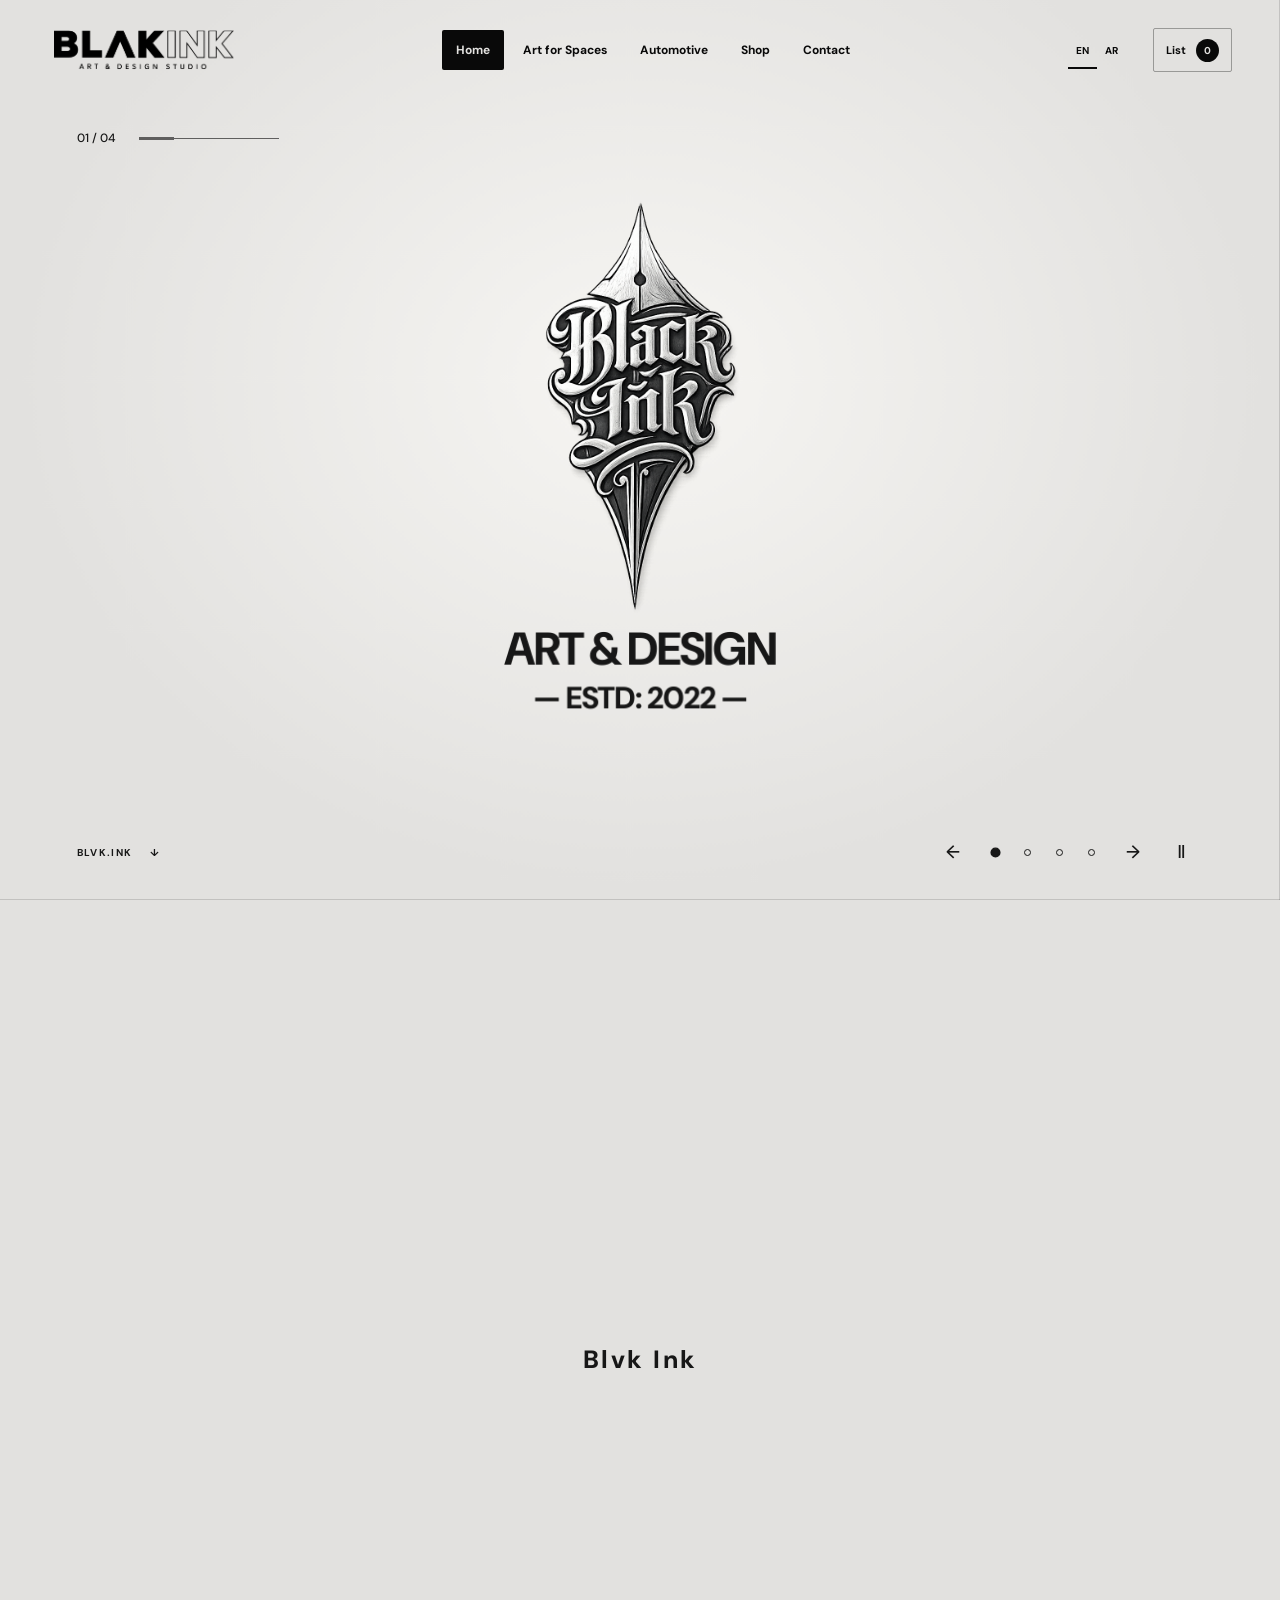
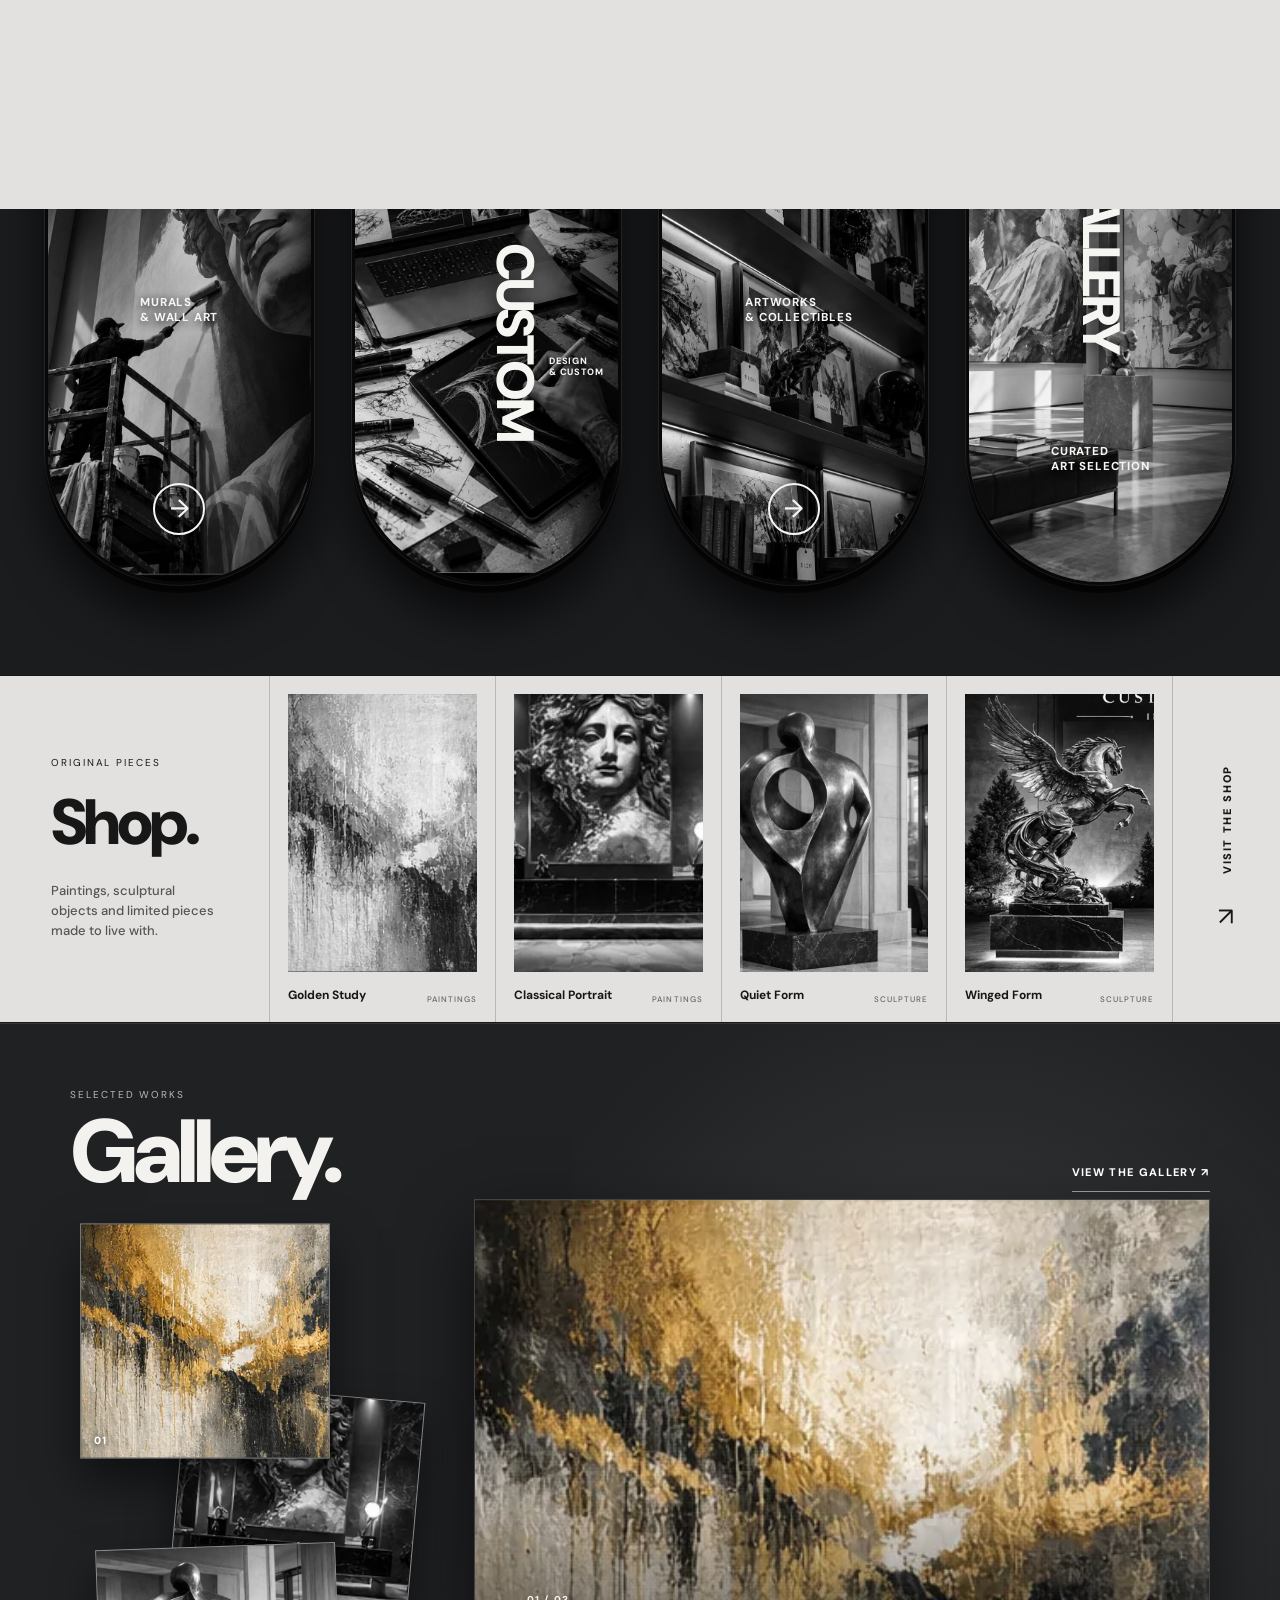
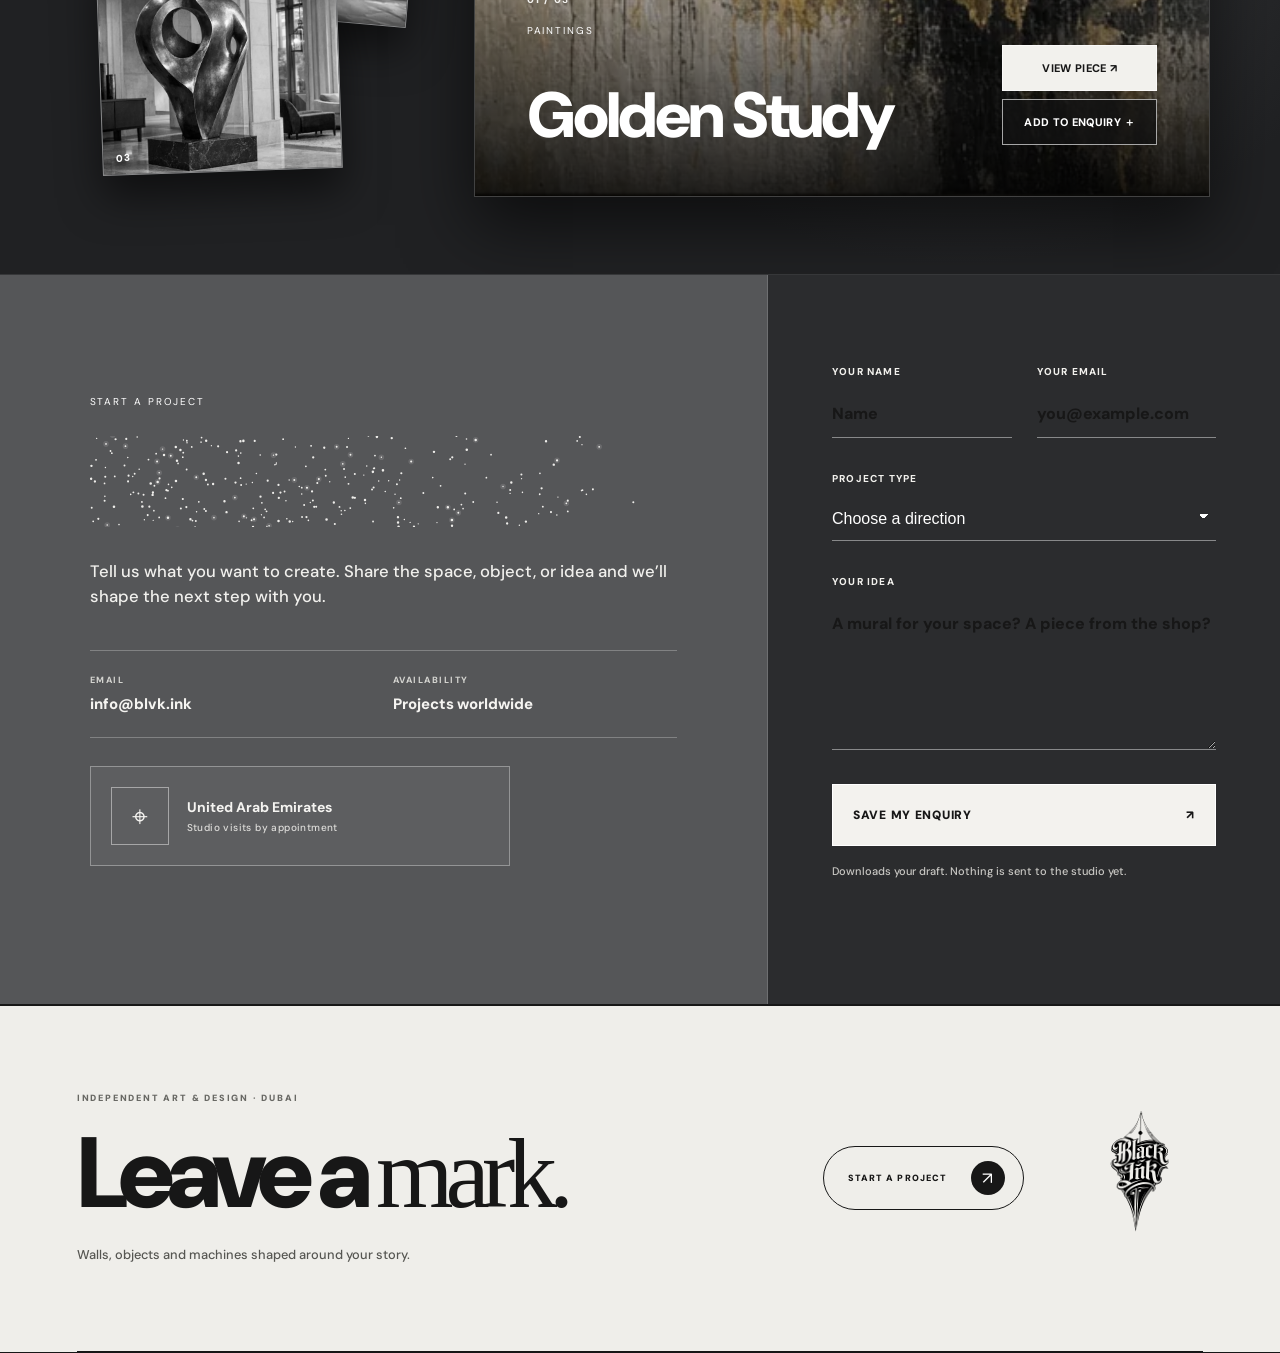
<file: index.html>
<!doctype html><html lang="en"><head><meta charset="utf-8"><meta name="viewport" content="width=device-width,initial-scale=1"><meta name="theme-color" content="#11110f"><meta name="description" content="Blvk Ink. Murals, paintings, wall art, sculpture and automotive art."><title>Home — Blvk Ink</title><link rel="icon" href="assets/mark.png"><link rel="stylesheet" href="styles.css?v=shared-34"><script>try{const t=JSON.parse(sessionStorage.getItem('blvk-transition'));sessionStorage.removeItem('blvk-transition');if(t&&t.to===location.href&&Date.now()-t.at<8000&&!matchMedia('(prefers-reduced-motion: reduce)').matches)document.documentElement.classList.add('page-entering');if(sessionStorage.getItem('blvk-visited'))document.documentElement.classList.add('returning')}catch(e){}</script><script src="i18n.js?v=localization-15" defer></script><script src="catalog.js" defer></script><script src="script.js?v=spray-16" defer></script><script src="particle-text.js?v=4" defer></script><link rel="stylesheet" href="hero-slider.css?v=6"><script src="hero-slider.js?v=4" defer></script><script src="cursor-spray.js?v=5" defer></script></head><body data-page="home"><a class="skip" href="#main">Skip to content</a><div class="page-curtain" aria-hidden="true"><span>Blvk Ink</span></div><header class="header"><a class="wordmark header-badge" href="index.html" aria-label="Blvk Ink home"><span class="header-badge-art" aria-hidden="true"><img src="assets/blvkink-logo-transparent.png" alt="" width="1942" height="809"></span></a><button class="menu-toggle" type="button" aria-expanded="false" aria-controls="navigation">Menu ＋</button><nav id="navigation" aria-label="Main navigation"><a href="index.html" data-page="home">Home</a><a href="work.html" data-page="spaces">Art for Spaces</a><a href="automotive.html" data-page="auto">Automotive</a><a href="shop.html" data-page="shop">Shop</a><a href="contact.html" data-page="contact">Contact</a></nav><div class="language-switch" role="group" aria-label="Language" dir="ltr"><a href="?lang=en" data-language="en" lang="en" aria-label="English">EN</a><span aria-hidden="true">/</span><a href="?lang=ar" data-language="ar" lang="ar" aria-label="العربية">AR</a></div><button type="button" class="request-toggle" aria-label="Open enquiry list">List <span data-count>0</span></button></header><main id="main"><section class="hero hero-carousel" aria-label="Featured studio slides" aria-roledescription="carousel" tabindex="0">
  <div class="hero-slides">
    <article class="hero-slide hero-slide-logo is-active" id="hero-slide-1" role="group" aria-roledescription="slide" aria-label="1 / 4">
      <div class="hero-signature"><div class="logo-reveal"><img class="logo-emblem" src="assets/sculpted-mark.png" width="1024" height="1536" alt="Black Ink sculpted silver emblem" fetchpriority="high"></div><h1>ART &amp; DESIGN</h1><p class="hero-established">— ESTD: 2022 —</p></div>
    </article>
    <article class="hero-slide hero-slide-vision" id="hero-slide-2" role="group" aria-roledescription="slide" aria-label="2 / 4" hidden>
      <div class="hero-slide-art"><img src="assets/blvkink-create-your-vision-2560x1440.webp" width="2560" height="1440" alt="" decoding="async" loading="lazy"></div>
      <div class="hero-slide-copy"><h2>Create<br>your <em>vision</em></h2><p>From concept to reality. We turn your ideas into unique artworks, designs and spaces that make an impact.</p><a class="hero-slide-link" href="work.html">Explore our services <span aria-hidden="true">→</span></a></div>
    </article>
    <article class="hero-slide hero-slide-spaces" id="hero-slide-3" role="group" aria-roledescription="slide" aria-label="3 / 4" hidden>
      <div class="hero-slide-art"><img src="assets/blvkink-spaces-that-belong-2560x1440.webp" width="2560" height="1440" alt="" decoding="async" loading="lazy" fetchpriority="low"></div>
      <div class="hero-slide-copy"><h2>Spaces<br>that belong</h2><p>From walls and murals to textures and finishes, we create spaces with character — designed to feel like you.</p><a class="hero-slide-link" href="work.html">Explore our spaces <span aria-hidden="true">→</span></a></div>
    </article>
    <article class="hero-slide hero-slide-shop" id="hero-slide-4" role="group" aria-roledescription="slide" aria-label="4 / 4" hidden>
      <div class="hero-slide-art"><img src="assets/blvkink-shop-clean-2560x1440.webp" width="2560" height="1440" alt="" decoding="async" loading="lazy" fetchpriority="low"></div>
      <div class="hero-slide-copy"><h2>Shop</h2><p>Discover original art pieces, sculptures, figures, artworks and more.<br>Or place a special request.</p><a class="hero-slide-link" href="shop.html">Visit the shop <span aria-hidden="true">→</span></a></div>
    </article>
  </div>
  <div class="hero-slide-status" aria-hidden="true"><span data-slide-count>01 / 04</span><span class="hero-slide-meter"><span data-slide-meter></span></span></div>
  <div class="hero-slider-footer"><a class="hero-slider-brand" href="#explore">BLVK.INK <span aria-hidden="true">↓</span></a><div class="hero-slider-controls">
    <button type="button" data-slide-prev aria-label="Previous slide">←</button>
    <div class="hero-slider-dots" role="group" aria-label="Choose a slide">
      <button type="button" data-slide-to="0" aria-label="Art and design" aria-controls="hero-slide-1" aria-current="true"></button>
      <button type="button" data-slide-to="1" aria-label="Create your vision" aria-controls="hero-slide-2"></button>
      <button type="button" data-slide-to="2" aria-label="Spaces that belong" aria-controls="hero-slide-3"></button>
      <button type="button" data-slide-to="3" aria-label="Shop" aria-controls="hero-slide-4"></button>
    </div>
    <button type="button" data-slide-next aria-label="Next slide">→</button>
        <button type="button" data-slide-pause aria-label="Pause slideshow" aria-pressed="false">Ⅱ</button>
  </div></div>
  <p class="sr-only" data-slide-announcement aria-live="polite" aria-atomic="true"></p>
</section>
<section class="section studio-chapters" aria-label="Studio chapters"><article class="hero-chapter" data-number="01"><span class="chapter-watermark" aria-hidden="true">01</span><span class="eyebrow">The studio</span><h2>Who we are</h2><p>Blvk Ink is a creative art studio transforming spaces and objects through murals, sculpted surfaces, and automotive airbrush work.</p><p>We blend classical techniques with contemporary creativity to make each piece personal.</p></article>
<article class="hero-chapter" data-number="02"><span class="chapter-watermark" aria-hidden="true">02</span><span class="eyebrow">Our purpose</span><h2>Mission</h2><p>To transform spaces and experiences through innovative art, thoughtful design, and exceptional craftsmanship.</p></article>
<article class="hero-chapter" data-number="03"><span class="chapter-watermark" aria-hidden="true">03</span><span class="eyebrow">Looking ahead</span><h2>Vision</h2><p>To inspire creativity through contemporary art and enrich environments around the world.</p></article></section><section class="section" id="explore"><div class="section-heading"><h2>Find your <em>inspiration.</em></h2><span class="eyebrow">Sample collection</span></div><div class="inspiration-grid"><a class="inspiration-panel" href="explore.html?view=walls" aria-label="Explore walls"><svg class="inspiration-image" viewBox="0 0 900 1600" preserveAspectRatio="xMidYMid slice" aria-hidden="true"><image href="assets/inspiration-walls-murals.jpeg" width="900" height="1600"/></svg><span class="inspiration-index">01 <i aria-hidden="true"></i></span><div class="inspiration-caption"><h3>Walls</h3><p><span>Murals</span><span>&amp; Wall Art</span></p></div><span class="inspiration-arrow" aria-hidden="true">→</span></a><a class="inspiration-panel" href="explore.html?view=custom" aria-label="Explore custom"><svg class="inspiration-image" viewBox="0 0 902 1600" preserveAspectRatio="xMidYMid slice" aria-hidden="true"><image href="assets/inspiration-design.jpeg" width="902" height="1600"/></svg><span class="inspiration-index">02 <i aria-hidden="true"></i></span><div class="inspiration-caption"><h3>Custom</h3><p><span>Design</span><span>&amp; Custom</span></p></div><span class="inspiration-arrow" aria-hidden="true">→</span></a><a class="inspiration-panel" href="explore.html?view=shop" aria-label="Explore shop"><svg class="inspiration-image" viewBox="0 0 903 1600" preserveAspectRatio="xMidYMid slice" aria-hidden="true"><image href="assets/inspiration-customization.jpeg" width="903" height="1600"/></svg><span class="inspiration-index">03 <i aria-hidden="true"></i></span><div class="inspiration-caption"><h3>Shop</h3><p><span>Artworks</span><span>&amp; Collectibles</span></p></div><span class="inspiration-arrow" aria-hidden="true">→</span></a><a class="inspiration-panel" href="explore.html?view=gallery" aria-label="Explore gallery"><svg class="inspiration-image" viewBox="0 0 903 1600" preserveAspectRatio="xMidYMid slice" aria-hidden="true"><image href="assets/inspiration-shop.jpeg" width="903" height="1600"/></svg><span class="inspiration-index">04 <i aria-hidden="true"></i></span><div class="inspiration-caption"><h3>Gallery</h3><p><span>Curated</span><span>Art Selection</span></p></div><span class="inspiration-arrow" aria-hidden="true">→</span></a></div></section><section class="home-shop-strip" aria-labelledby="home-shop-strip-title">
  <div class="shop-strip-heading"><span class="eyebrow">Original pieces</span><h2 id="home-shop-strip-title">Shop.</h2><p>Paintings, sculptural objects and limited pieces made to live with.</p></div>
  <div class="shop-strip-products" role="list" aria-label="Featured shop pieces">
    <a class="shop-strip-card" role="listitem" href="explore.html?view=shop" aria-label="Explore Golden Study in the shop"><svg viewBox="163 293 462 350" preserveAspectRatio="xMidYMid slice" aria-hidden="true"><image href="assets/wall-art-sculpture.webp" width="1536" height="1024"/></svg><span><b>Golden Study</b><small>Paintings</small></span></a>
    <a class="shop-strip-card" role="listitem" href="explore.html?view=shop" aria-label="Explore Classical Portrait in the shop"><svg viewBox="518 412 246 208" preserveAspectRatio="xMidYMid slice" aria-hidden="true"><image href="assets/sculpture-collection.webp" width="1536" height="1024"/></svg><span><b>Classical Portrait</b><small>Paintings</small></span></a>
    <a class="shop-strip-card" role="listitem" href="explore.html?view=shop" aria-label="Explore Quiet Form in the shop"><svg viewBox="774 250 752 598" preserveAspectRatio="xMidYMid slice" aria-hidden="true"><image href="assets/wall-art-sculpture.webp" width="1536" height="1024"/></svg><span><b>Quiet Form</b><small>Sculpture</small></span></a>
    <a class="shop-strip-card" role="listitem" href="explore.html?view=shop" aria-label="Explore Winged Form in the shop"><svg viewBox="823 561 262 387" preserveAspectRatio="xMidYMid slice" aria-hidden="true"><image href="assets/art-collection.webp" width="1536" height="1024"/></svg><span><b>Winged Form</b><small>Sculpture</small></span></a>
  </div>
  <a class="shop-strip-cta" href="explore.html?view=shop"><span>Visit the shop</span><b aria-hidden="true">↗</b></a>
</section><section class="home-shop-showcase" aria-labelledby="home-gallery-showcase-title">
  <div class="shop-preview-stage">
    <header class="gallery-dark-heading">
      <div><span class="eyebrow">Selected works</span><h2 id="home-gallery-showcase-title">Gallery.</h2></div>
      <a href="explore.html?view=gallery">View the gallery ↗</a>
    </header>
    <div class="shop-card-stack" aria-label="Choose a featured piece">
      <button class="shop-stack-card is-active" type="button" data-shop-feature="golden-study" aria-pressed="true"><svg viewBox="163 293 462 350" preserveAspectRatio="xMidYMid slice" aria-hidden="true"><image href="assets/wall-art-sculpture.webp" width="1536" height="1024"/></svg><span>01</span></button>
      <button class="shop-stack-card" type="button" data-shop-feature="classical-portrait" aria-pressed="false"><svg viewBox="518 412 246 208" preserveAspectRatio="xMidYMid slice" aria-hidden="true"><image href="assets/sculpture-collection.webp" width="1536" height="1024"/></svg><span>02</span></button>
      <button class="shop-stack-card" type="button" data-shop-feature="quiet-form" aria-pressed="false"><svg viewBox="774 250 752 598" preserveAspectRatio="xMidYMid slice" aria-hidden="true"><image href="assets/wall-art-sculpture.webp" width="1536" height="1024"/></svg><span>03</span></button>
    </div>
    <article class="shop-feature-card">
      <div class="shop-feature-media" data-shop-feature-media><svg class="photo" viewBox="163 293 462 350" preserveAspectRatio="xMidYMid slice" role="img" aria-label="Golden Study — sample piece"><image href="assets/wall-art-sculpture.webp" width="1536" height="1024"/></svg></div>
      <div class="shop-feature-copy"><span class="shop-feature-count" data-shop-feature-count>01 / 03</span><span class="eyebrow" data-shop-feature-category>Paintings</span><h3 data-shop-feature-title>Golden Study</h3><div class="shop-feature-actions"><button class="shop-feature-view" type="button" data-gallery="products" data-id="golden-study">View piece ↗</button><button class="shop-feature-add" type="button" data-add="golden-study">Add to enquiry ＋</button></div></div>
    </article>
  </div>
</section><section class="home-contact" aria-labelledby="home-contact-title">
  <div class="home-contact-main">
    <div class="home-contact-intro">
      <span class="eyebrow">Start a project</span>
      <h2 id="home-contact-title" class="particle-text">Have something<br><em>in mind?</em></h2>
      <p>Tell us what you want to create. Share the space, object, or idea and we’ll shape the next step with you.</p>
      <div class="home-contact-details">
        <div><span>Email</span><a href="mailto:info@blvk.ink">info@blvk.ink</a></div>
        <div><span>Availability</span><strong>Projects worldwide</strong></div>
      </div>
      <div class="home-location-card" aria-label="Studio location"><span class="home-location-pin" aria-hidden="true">⌖</span><div><strong>United Arab Emirates</strong><small>Studio visits by appointment</small></div></div>
      <div id="contact-selection" class="home-contact-selection"></div>
    </div>
    <form id="enquiry-form" class="home-contact-form">
      <div class="form-pair"><label>Your name<input name="name" autocomplete="name" required placeholder="Name"></label><label>Your email<input name="email" type="email" autocomplete="email" required placeholder="you@example.com"></label></div>
      <label>Project type<select name="project-type" required><option value="">Choose a direction</option><option>Murals &amp; Wall Art</option><option>Design &amp; Custom</option><option>Artworks &amp; Collectibles</option><option>Custom automotive art</option><option>Something else</option></select></label>
      <label>Your idea<textarea name="message" rows="5" required placeholder="A mural for your space? A piece from the shop?"></textarea></label>
      <button class="home-contact-submit" type="submit"><span>Save my enquiry</span><span aria-hidden="true">↗</span></button>
      <p class="form-note">Downloads your draft. Nothing is sent to the studio yet.</p><p id="form-status" role="status"></p>
    </form>
  </div>
</section></main><footer class="site-footer"><div class="footer-directory"><div class="footer-closing"><div class="footer-closing-copy"><span class="footer-kicker">Independent art &amp; design · Dubai</span><h2><span>Leave a</span> <em>mark.</em></h2><p>Walls, objects and machines shaped around your story.</p></div><a class="footer-project-link" href="contact.html"><span>Start a project</span><b aria-hidden="true">↗</b></a><img class="footer-emblem" src="assets/mark.png" alt="" width="1024" height="1536" aria-hidden="true"></div></div></footer><dialog class="gallery-dialog" aria-labelledby="gallery-title"><button type="button" class="dialog-close" data-close>Close ×</button><div class="gallery-picture"></div><div class="gallery-controls"><button type="button" data-prev aria-label="Previous image">←</button><div><span class="eyebrow" id="gallery-position"></span><h2 id="gallery-title"></h2></div><button type="button" data-next aria-label="Next image">→</button></div><div class="gallery-thumbs" aria-label="Image views"></div><div class="gallery-action"></div></dialog><dialog class="request-dialog" aria-labelledby="request-title"><button type="button" class="dialog-close" data-close>Close ×</button><div class="eyebrow">Your selection</div><h2 id="request-title">Enquiry list</h2><p class="muted">Sample collection · Orders are not open yet.</p><div id="request-items"></div><a class="button" id="prepare-request" href="contact.html">Prepare an enquiry ↗</a></dialog><div class="toast" role="status" aria-live="polite"></div></body></html>
</file>
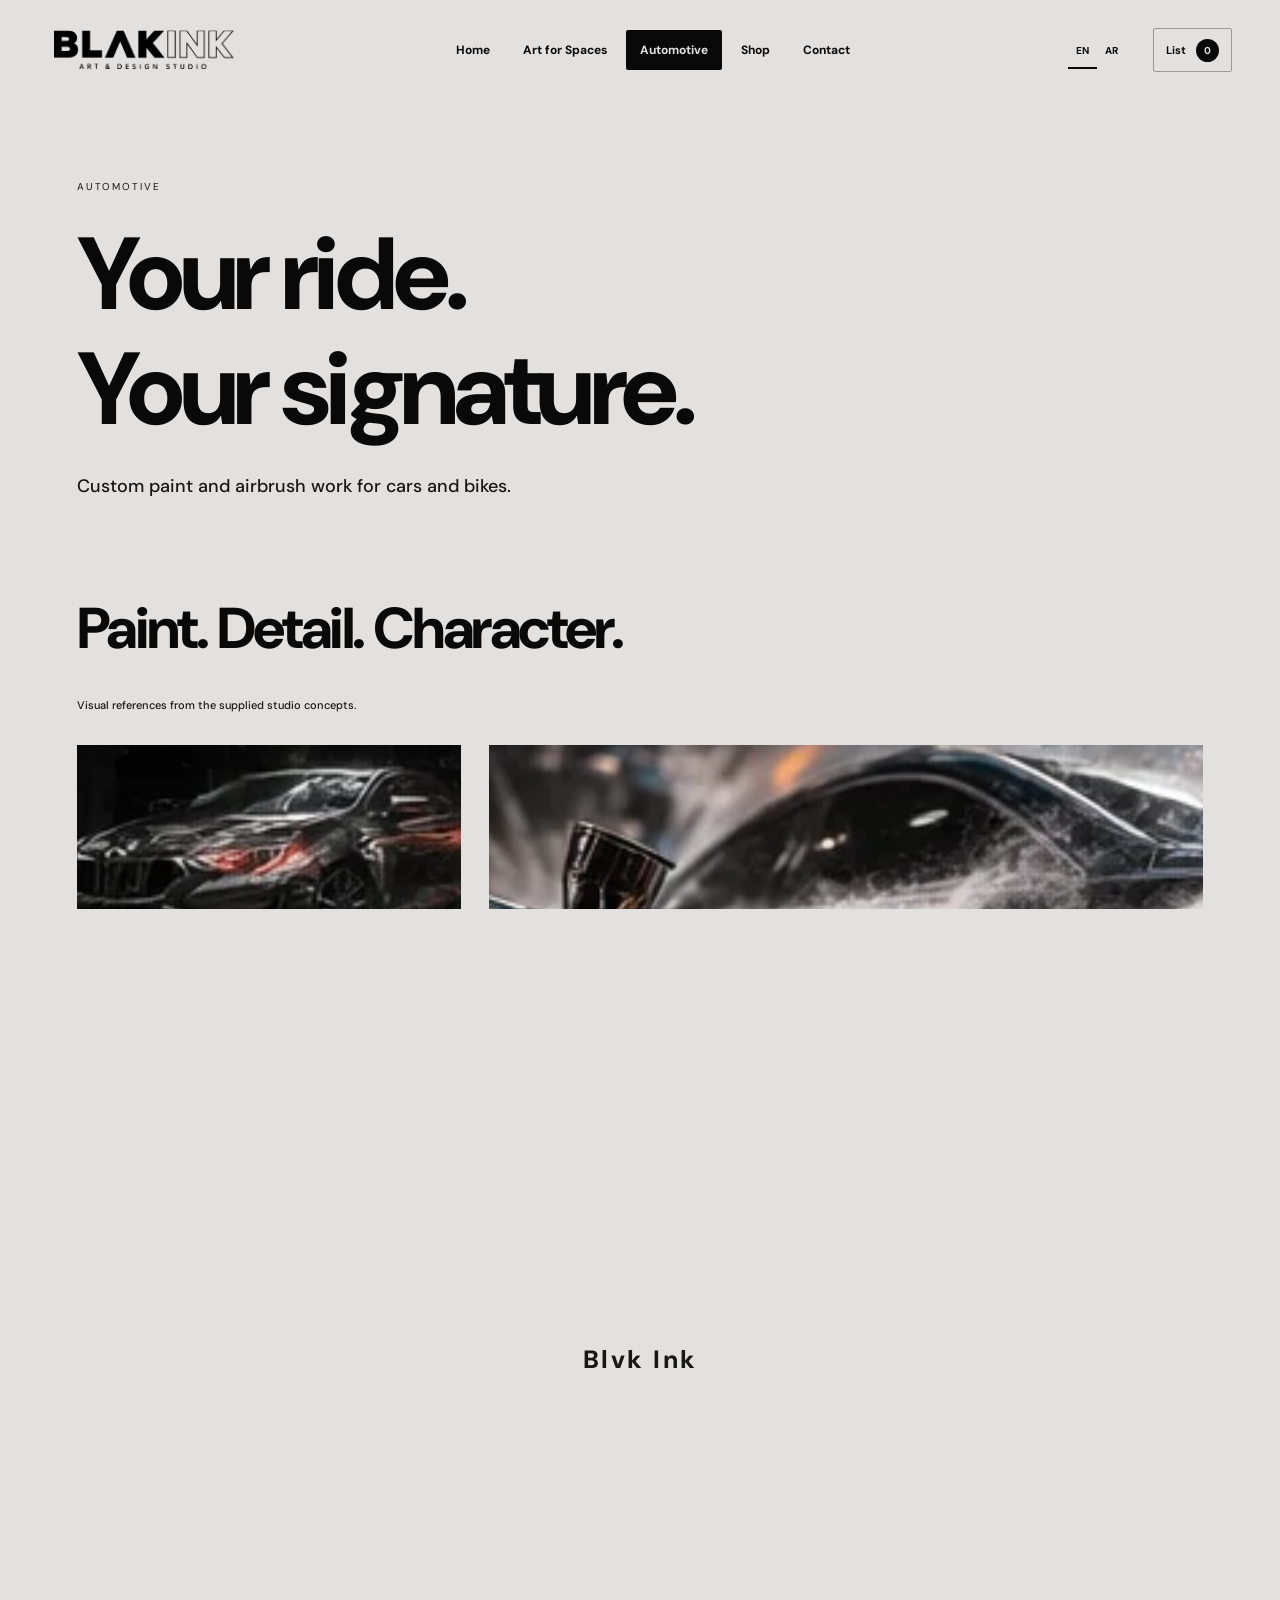
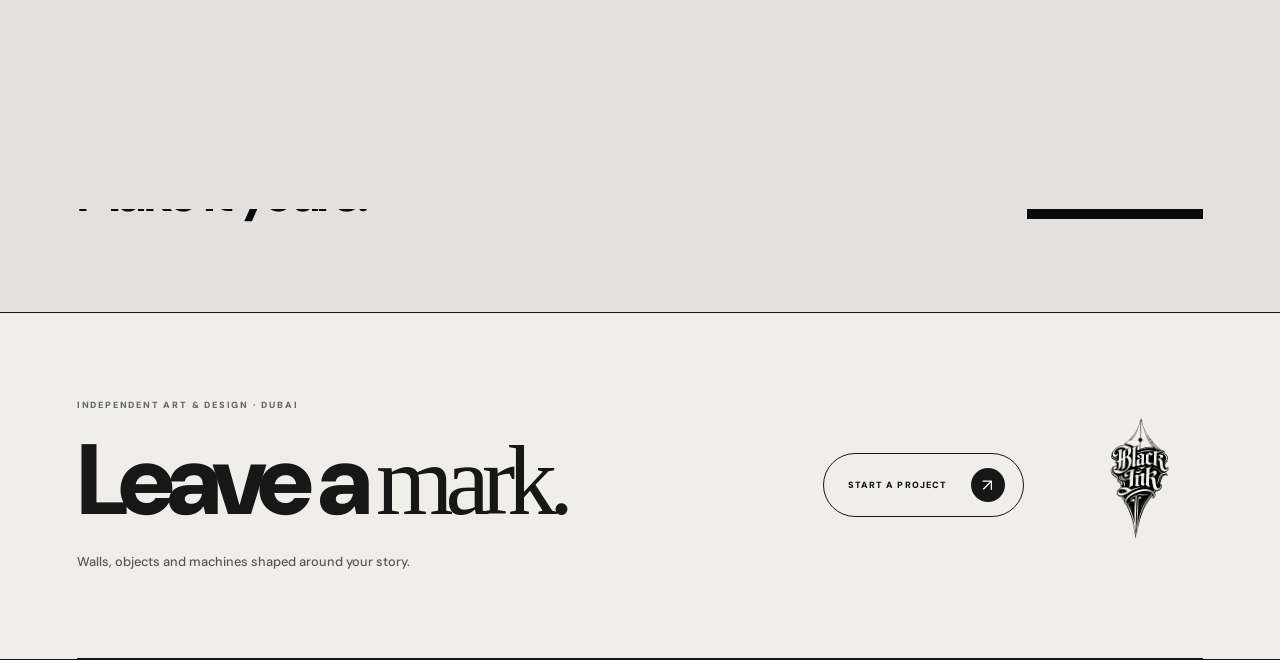
<file: automotive.html>
<!doctype html><html lang="en"><head><meta charset="utf-8"><meta name="viewport" content="width=device-width,initial-scale=1"><meta name="theme-color" content="#11110f"><meta name="description" content="Blvk Ink. Murals, paintings, wall art, sculpture and automotive art."><title>Automotive — Blvk Ink</title><link rel="icon" href="assets/mark.png"><link rel="stylesheet" href="styles.css?v=shared-34"><script>try{const t=JSON.parse(sessionStorage.getItem('blvk-transition'));sessionStorage.removeItem('blvk-transition');if(t&&t.to===location.href&&Date.now()-t.at<8000&&!matchMedia('(prefers-reduced-motion: reduce)').matches)document.documentElement.classList.add('page-entering');if(sessionStorage.getItem('blvk-visited'))document.documentElement.classList.add('returning')}catch(e){}</script><script src="i18n.js?v=localization-15" defer></script><script src="catalog.js" defer></script><script src="script.js?v=spray-16" defer></script><script src="cursor-spray.js?v=5" defer></script></head><body data-page="auto"><a class="skip" href="#main">Skip to content</a><div class="page-curtain" aria-hidden="true"><span>Blvk Ink</span></div><header class="header"><a class="wordmark header-badge" href="index.html" aria-label="Blvk Ink home"><span class="header-badge-art" aria-hidden="true"><img src="assets/blvkink-logo-transparent.png" alt="" width="1942" height="809"></span></a><button class="menu-toggle" type="button" aria-expanded="false" aria-controls="navigation">Menu ＋</button><nav id="navigation" aria-label="Main navigation"><a href="index.html" data-page="home">Home</a><a href="work.html" data-page="spaces">Art for Spaces</a><a href="automotive.html" data-page="auto">Automotive</a><a href="shop.html" data-page="shop">Shop</a><a href="contact.html" data-page="contact">Contact</a></nav><div class="language-switch" role="group" aria-label="Language" dir="ltr"><a href="?lang=en" data-language="en" lang="en" aria-label="English">EN</a><span aria-hidden="true">/</span><a href="?lang=ar" data-language="ar" lang="ar" aria-label="العربية">AR</a></div><button type="button" class="request-toggle" aria-label="Open enquiry list">List <span data-count>0</span></button></header><main id="main"><section class="page-intro section"><div class="eyebrow">Automotive</div><h1>Your ride.<br><em>Your signature.</em></h1><p>Custom paint and airbrush work for cars and bikes.</p></section><section class="section gallery-section"><div class="section-heading"><h2>Paint. Detail. <em>Character.</em></h2></div><p class="sample-note">Visual references from the supplied studio concepts.</p><div class="auto-grid"><article class="art-card" data-category="automotive"><button class="art-open" type="button" data-gallery="automotive" data-id="auto-car" aria-label="View Full vehicle reference"><svg class="photo " viewBox="781 835 183 87" preserveAspectRatio="xMidYMid slice" role="img" aria-label="Full vehicle reference — sample reference"><image href="assets/studio-reference.webp" width="1536" height="1024"/></svg><span class="view-icon">↗</span></button><div class="card-caption"><h3>Full vehicle reference</h3><a class="small-link" href="contact.html?interest=auto-car">Request similar ↗</a></div></article><article class="art-card" data-category="automotive"><button class="art-open" type="button" data-gallery="automotive" data-id="auto-airbrush" aria-label="View Airbrush detail reference"><svg class="photo " viewBox="383 445 323 159" preserveAspectRatio="xMidYMid slice" role="img" aria-label="Airbrush detail reference — sample reference"><image href="assets/automotive-reference.webp" width="1536" height="1024"/></svg><span class="view-icon">↗</span></button><div class="card-caption"><h3>Airbrush detail reference</h3><a class="small-link" href="contact.html?interest=auto-airbrush">Request similar ↗</a></div></article></div><div class="photo-slots"><div class="photo-slot"><span class="slot-number">01</span><span class="eyebrow">Photo to add</span><h3>The complete vehicle</h3><p>A finished car or bike, photographed outdoors.</p></div><div class="photo-slot"><span class="slot-number">02</span><span class="eyebrow">Photo to add</span><h3>The artwork, close up</h3><p>A clear shot of the painted panel or helmet.</p></div><div class="photo-slot"><span class="slot-number">03</span><span class="eyebrow">Photo to add</span><h3>Before & after</h3><p>The same angle before and after the work.</p></div></div></section><section class="section simple-cta"><h2>Make it yours.</h2><a class="button" href="contact.html?interest=automotive">Plan a custom piece ↗</a></section></main><footer class="site-footer"><div class="footer-directory"><div class="footer-closing"><div class="footer-closing-copy"><span class="footer-kicker">Independent art &amp; design · Dubai</span><h2><span>Leave a</span> <em>mark.</em></h2><p>Walls, objects and machines shaped around your story.</p></div><a class="footer-project-link" href="contact.html"><span>Start a project</span><b aria-hidden="true">↗</b></a><img class="footer-emblem" src="assets/mark.png" alt="" width="1024" height="1536" aria-hidden="true"></div></div></footer><dialog class="gallery-dialog" aria-labelledby="gallery-title"><button type="button" class="dialog-close" data-close>Close ×</button><div class="gallery-picture"></div><div class="gallery-controls"><button type="button" data-prev aria-label="Previous image">←</button><div><span class="eyebrow" id="gallery-position"></span><h2 id="gallery-title"></h2></div><button type="button" data-next aria-label="Next image">→</button></div><div class="gallery-thumbs" aria-label="Image views"></div><div class="gallery-action"></div></dialog><dialog class="request-dialog" aria-labelledby="request-title"><button type="button" class="dialog-close" data-close>Close ×</button><div class="eyebrow">Your selection</div><h2 id="request-title">Enquiry list</h2><p class="muted">Sample collection · Orders are not open yet.</p><div id="request-items"></div><a class="button" id="prepare-request" href="contact.html">Prepare an enquiry ↗</a></dialog><div class="toast" role="status" aria-live="polite"></div></body></html>
</file>
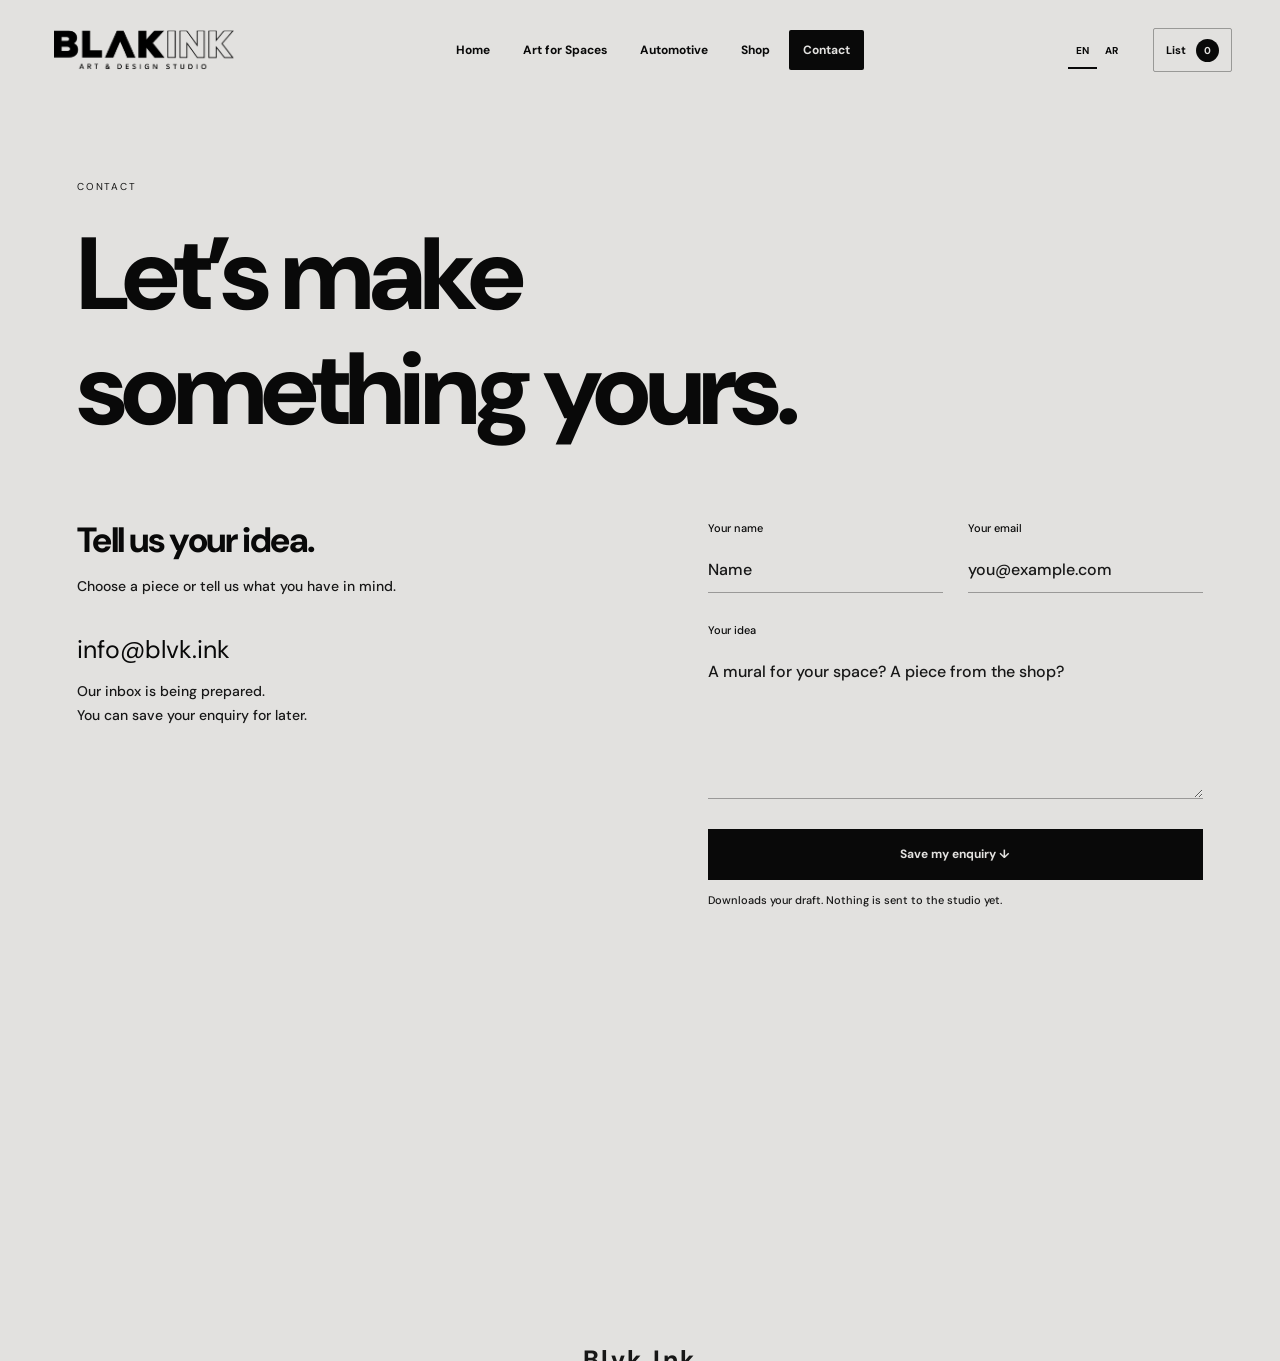
<file: contact.html>
<!doctype html><html lang="en"><head><meta charset="utf-8"><meta name="viewport" content="width=device-width,initial-scale=1"><meta name="theme-color" content="#11110f"><meta name="description" content="Blvk Ink. Murals, paintings, wall art, sculpture and automotive art."><title>Contact — Blvk Ink</title><link rel="icon" href="assets/mark.png"><link rel="stylesheet" href="styles.css?v=shared-34"><script>try{const t=JSON.parse(sessionStorage.getItem('blvk-transition'));sessionStorage.removeItem('blvk-transition');if(t&&t.to===location.href&&Date.now()-t.at<8000&&!matchMedia('(prefers-reduced-motion: reduce)').matches)document.documentElement.classList.add('page-entering');if(sessionStorage.getItem('blvk-visited'))document.documentElement.classList.add('returning')}catch(e){}</script><script src="i18n.js?v=localization-15" defer></script><script src="catalog.js" defer></script><script src="script.js?v=spray-16" defer></script><script src="cursor-spray.js?v=5" defer></script></head><body data-page="contact"><a class="skip" href="#main">Skip to content</a><div class="page-curtain" aria-hidden="true"><span>Blvk Ink</span></div><header class="header"><a class="wordmark header-badge" href="index.html" aria-label="Blvk Ink home"><span class="header-badge-art" aria-hidden="true"><img src="assets/blvkink-logo-transparent.png" alt="" width="1942" height="809"></span></a><button class="menu-toggle" type="button" aria-expanded="false" aria-controls="navigation">Menu ＋</button><nav id="navigation" aria-label="Main navigation"><a href="index.html" data-page="home">Home</a><a href="work.html" data-page="spaces">Art for Spaces</a><a href="automotive.html" data-page="auto">Automotive</a><a href="shop.html" data-page="shop">Shop</a><a href="contact.html" data-page="contact">Contact</a></nav><div class="language-switch" role="group" aria-label="Language" dir="ltr"><a href="?lang=en" data-language="en" lang="en" aria-label="English">EN</a><span aria-hidden="true">/</span><a href="?lang=ar" data-language="ar" lang="ar" aria-label="العربية">AR</a></div><button type="button" class="request-toggle" aria-label="Open enquiry list">List <span data-count>0</span></button></header><main id="main"><section class="page-intro section"><div class="eyebrow">Contact</div><h1>Let’s make<br><em>something yours.</em></h1></section><section class="section contact-layout"><div><h2>Tell us your idea.</h2><p>Choose a piece or tell us what you have in mind.</p><span class="email-address">info@blvk.ink</span><p class="sample-note">Our inbox is being prepared.<br>You can save your enquiry for later.</p><div id="contact-selection"></div></div><form id="enquiry-form"><div class="form-pair"><label>Your name<input name="name" autocomplete="name" required placeholder="Name"></label><label>Your email<input name="email" type="email" autocomplete="email" required placeholder="you@example.com"></label></div><label>Your idea<textarea name="message" rows="5" required placeholder="A mural for your space? A piece from the shop?"></textarea></label><button class="button" type="submit">Save my enquiry ↓</button><p class="form-note">Downloads your draft. Nothing is sent to the studio yet.</p><p id="form-status" role="status"></p></form></section></main><footer class="site-footer"><div class="footer-directory"><div class="footer-closing"><div class="footer-closing-copy"><span class="footer-kicker">Independent art &amp; design · Dubai</span><h2><span>Leave a</span> <em>mark.</em></h2><p>Walls, objects and machines shaped around your story.</p></div><a class="footer-project-link" href="contact.html"><span>Start a project</span><b aria-hidden="true">↗</b></a><img class="footer-emblem" src="assets/mark.png" alt="" width="1024" height="1536" aria-hidden="true"></div></div></footer><dialog class="gallery-dialog" aria-labelledby="gallery-title"><button type="button" class="dialog-close" data-close>Close ×</button><div class="gallery-picture"></div><div class="gallery-controls"><button type="button" data-prev aria-label="Previous image">←</button><div><span class="eyebrow" id="gallery-position"></span><h2 id="gallery-title"></h2></div><button type="button" data-next aria-label="Next image">→</button></div><div class="gallery-thumbs" aria-label="Image views"></div><div class="gallery-action"></div></dialog><dialog class="request-dialog" aria-labelledby="request-title"><button type="button" class="dialog-close" data-close>Close ×</button><div class="eyebrow">Your selection</div><h2 id="request-title">Enquiry list</h2><p class="muted">Sample collection · Orders are not open yet.</p><div id="request-items"></div><a class="button" id="prepare-request" href="contact.html">Prepare an enquiry ↗</a></dialog><div class="toast" role="status" aria-live="polite"></div></body></html>
</file>
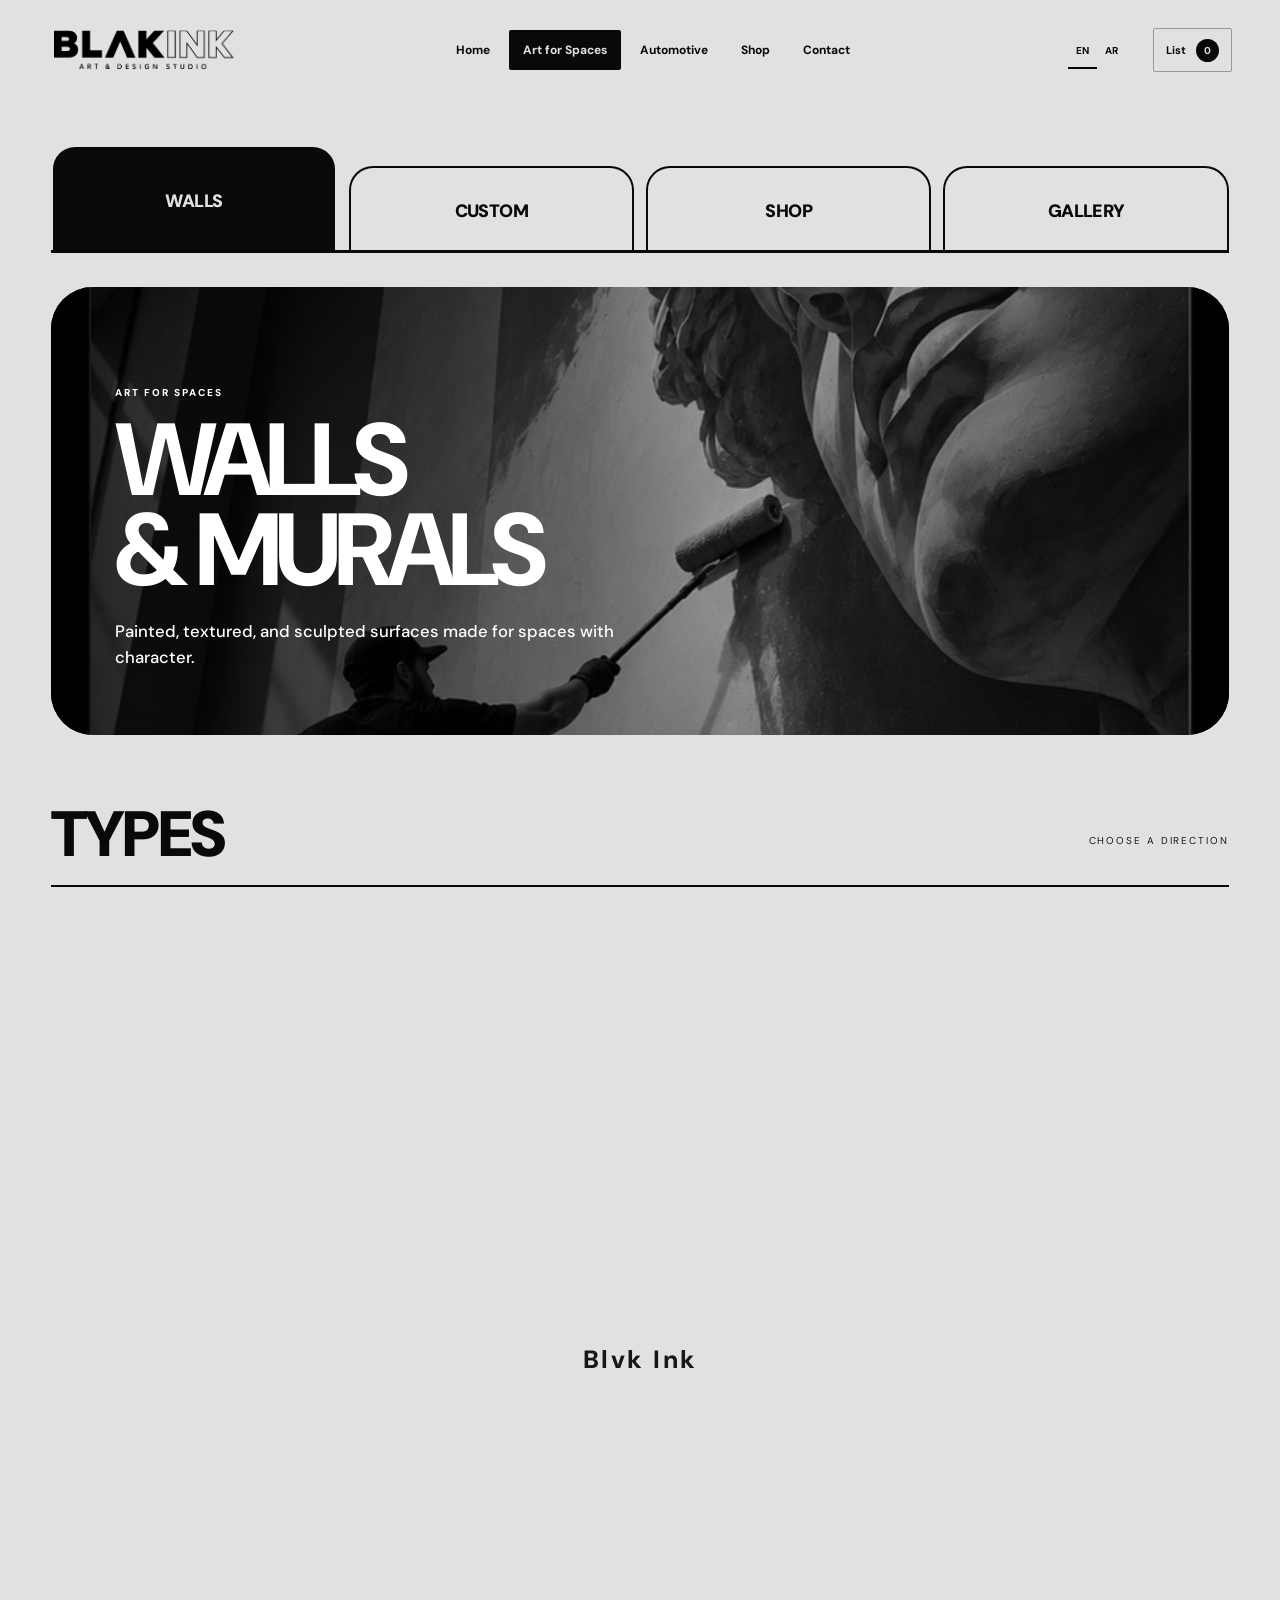
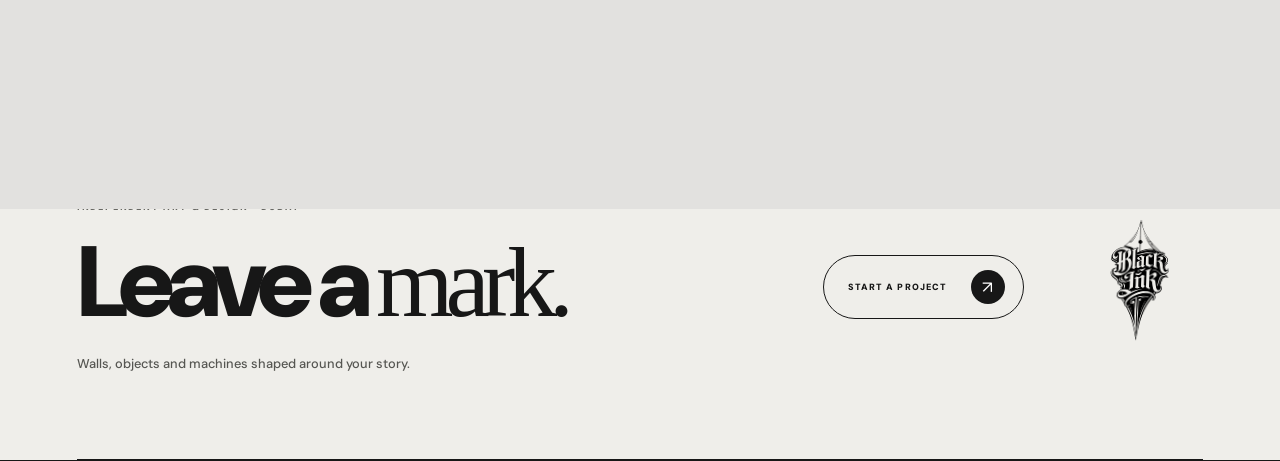
<file: explore.html>
<!doctype html>
<html lang="en">
<head>
  <meta charset="utf-8">
  <meta name="viewport" content="width=device-width,initial-scale=1">
  <meta name="theme-color" content="#11110f">
  <meta name="description" content="Explore Blvk Ink walls, custom design, shop pieces, and gallery projects.">
  <title>Explore — Blvk Ink</title>
  <link rel="icon" href="assets/mark.png">
  <link rel="stylesheet" href="styles.css?v=shared-34">
  <link rel="stylesheet" href="explore.css?v=3">
  <script>try{const t=JSON.parse(sessionStorage.getItem('blvk-transition'));sessionStorage.removeItem('blvk-transition');if(t&&t.to===location.href&&Date.now()-t.at<8000&&!matchMedia('(prefers-reduced-motion: reduce)').matches)document.documentElement.classList.add('page-entering')}catch(e){}</script>
  <script src="i18n.js?v=localization-15" defer></script>
  <script src="catalog.js" defer></script>
  <script src="script.js?v=spray-16" defer></script>
  <script src="explore.js?v=4" defer></script>
<script src="cursor-spray.js?v=5" defer></script></head>
<body data-page="explore">
  <a class="skip" href="#main">Skip to content</a>
  <div class="page-curtain" aria-hidden="true"><span>Blvk Ink</span></div>
  <header class="header">
    <a class="wordmark header-badge" href="index.html" aria-label="Blvk Ink home"><span class="header-badge-art" aria-hidden="true"><img src="assets/blvkink-logo-transparent.png" alt="" width="1942" height="809"></span></a>
    <button class="menu-toggle" type="button" aria-expanded="false" aria-controls="navigation">Menu ＋</button>
    <nav id="navigation" aria-label="Main navigation"><a href="index.html" data-page="home">Home</a><a href="explore.html?view=walls" data-page="explore">Art for Spaces</a><a href="automotive.html" data-page="auto">Automotive</a><a href="shop.html" data-page="shop">Shop</a><a href="contact.html" data-page="contact">Contact</a></nav>
    <div class="language-switch" role="group" aria-label="Language" dir="ltr"><a href="?lang=en" data-language="en" lang="en" aria-label="English">EN</a><span aria-hidden="true">/</span><a href="?lang=ar" data-language="ar" lang="ar" aria-label="العربية">AR</a></div>
    <button type="button" class="request-toggle" aria-label="Open enquiry list">List <span data-count>0</span></button>
  </header>
  <main id="main" class="explore-main">
    <div class="explore-shell">
      <nav class="explore-tabs" aria-label="Explore collections">
        <a class="explore-tab" href="explore.html?view=walls" data-view-tab="walls">Walls</a>
        <a class="explore-tab" href="explore.html?view=custom" data-view-tab="custom">Custom</a>
        <a class="explore-tab" href="explore.html?view=shop" data-view-tab="shop">Shop</a>
        <a class="explore-tab" href="explore.html?view=gallery" data-view-tab="gallery">Gallery</a>
      </nav>

      <section class="explore-view" data-explore-view="walls">
        <div class="explore-hero"><img src="assets/inspiration-walls-murals.jpeg" alt=""><div class="explore-hero-copy"><span class="explore-kicker">Art for spaces</span><h1>Walls<br>&amp; Murals</h1><p>Painted, textured, and sculpted surfaces made for spaces with character.</p></div></div>
        <div class="explore-heading"><h2>Types</h2><span class="eyebrow">Choose a direction</span></div>
        <div class="type-grid">
          <article class="type-card" data-type-card>
            <button class="type-card-trigger" type="button" aria-expanded="false" aria-controls="type-details-texture-paint"><img src="assets/decorative-art.webp" alt=""><div class="type-card-copy"><h3>Texture<br>&amp; Paint</h3><span class="type-card-toggle" aria-hidden="true">＋</span></div></button>
            <div class="type-card-details" id="type-details-texture-paint" aria-hidden="true" inert><div class="type-card-details-inner"><div class="type-card-overview"><span class="explore-kicker">Overview</span><p>Layered paint, mineral textures, and hand-finished surfaces designed around the light and movement of a room.</p></div><dl><div><dt>Best for</dt><dd>Feature walls · Hospitality · Retail</dd></div><div><dt>Process</dt><dd>Sample boards, palette study, on-site finish</dd></div><div><dt>Typical lead time</dt><dd>1–3 weeks</dd></div></dl><a class="type-card-action" href="service.html?type=texture-paint">Explore this direction <span aria-hidden="true">↗</span></a></div></div>
          </article>
          <article class="type-card" data-type-card>
            <button class="type-card-trigger" type="button" aria-expanded="false" aria-controls="type-details-classic"><img src="assets/sculpture-collection.webp" alt=""><div class="type-card-copy"><h3>Classic</h3><span class="type-card-toggle" aria-hidden="true">＋</span></div></button>
            <div class="type-card-details" id="type-details-classic" aria-hidden="true" inert><div class="type-card-details-inner"><div class="type-card-overview"><span class="explore-kicker">Overview</span><p>Ornamental compositions and timeless painted details interpreted for contemporary interiors.</p></div><dl><div><dt>Best for</dt><dd>Majlis · Villas · Statement ceilings</dd></div><div><dt>Process</dt><dd>Reference study, scaled drawing, hand painting</dd></div><div><dt>Typical lead time</dt><dd>2–4 weeks</dd></div></dl><a class="type-card-action" href="service.html?type=classic">Explore this direction <span aria-hidden="true">↗</span></a></div></div>
          </article>
          <article class="type-card" data-type-card>
            <button class="type-card-trigger" type="button" aria-expanded="false" aria-controls="type-details-murals"><img src="assets/mural-visions.webp" alt=""><div class="type-card-copy"><h3>Murals</h3><span class="type-card-toggle" aria-hidden="true">＋</span></div></button>
            <div class="type-card-details" id="type-details-murals" aria-hidden="true" inert><div class="type-card-details-inner"><div class="type-card-overview"><span class="explore-kicker">Overview</span><p>Site-specific artwork developed to turn a complete wall into a visual focal point.</p></div><dl><div><dt>Best for</dt><dd>Homes · Restaurants · Public spaces</dd></div><div><dt>Process</dt><dd>Concept sketch, colour approval, on-site painting</dd></div><div><dt>Typical lead time</dt><dd>2–6 weeks</dd></div></dl><a class="type-card-action" href="service.html?type=murals">Explore this direction <span aria-hidden="true">↗</span></a></div></div>
          </article>
          <article class="type-card" data-type-card>
            <button class="type-card-trigger" type="button" aria-expanded="false" aria-controls="type-details-3d-walls"><img src="assets/art-collection.webp" alt=""><div class="type-card-copy"><h3>3D Walls</h3><span class="type-card-toggle" aria-hidden="true">＋</span></div></button>
            <div class="type-card-details" id="type-details-3d-walls" aria-hidden="true" inert><div class="type-card-details-inner"><div class="type-card-overview"><span class="explore-kicker">Overview</span><p>Sculptural relief and dimensional wall treatments that change character throughout the day.</p></div><dl><div><dt>Best for</dt><dd>Entrances · Lobbies · Feature rooms</dd></div><div><dt>Process</dt><dd>Material study, relief prototype, installation</dd></div><div><dt>Typical lead time</dt><dd>3–6 weeks</dd></div></dl><a class="type-card-action" href="service.html?type=3d-walls">Explore this direction <span aria-hidden="true">↗</span></a></div></div>
          </article>
        </div>
      </section>

      <section class="explore-view" data-explore-view="custom" hidden>
        <div class="explore-hero"><img src="assets/inspiration-design.jpeg" alt=""><div class="explore-hero-copy"><span class="explore-kicker">Made for you</span><h1>Custom<br>&amp; Design</h1><p>From the first sketch to the final surface, we shape one-off ideas around you.</p></div></div>
        <div class="explore-heading"><h2>Types</h2><span class="eyebrow">Start your project</span></div>
        <div class="type-grid">
          <article class="type-card" data-type-card>
            <button class="type-card-trigger" type="button" aria-expanded="false" aria-controls="type-details-auto-motor"><img src="assets/automotive-reference.webp" alt=""><div class="type-card-copy"><h3>Auto<br>&amp; Motor</h3><span class="type-card-toggle" aria-hidden="true">＋</span></div></button>
            <div class="type-card-details" id="type-details-auto-motor" aria-hidden="true" inert><div class="type-card-details-inner"><div class="type-card-overview"><span class="explore-kicker">Overview</span><p>Custom visual concepts for cars, motorcycles, helmets, and individual automotive parts.</p></div><dl><div><dt>Best for</dt><dd>Cars · Bikes · Helmets</dd></div><div><dt>Process</dt><dd>Digital concept, airbrush layers, protective finish</dd></div><div><dt>Typical lead time</dt><dd>2–6 weeks</dd></div></dl><a class="type-card-action" href="automotive.html">Explore this direction <span aria-hidden="true">↗</span></a></div></div>
          </article>
          <article class="type-card" data-type-card>
            <button class="type-card-trigger" type="button" aria-expanded="false" aria-controls="type-details-special-requests"><img src="assets/services-moodboard.webp" alt=""><div class="type-card-copy"><h3>Special<br>Requests</h3><span class="type-card-toggle" aria-hidden="true">＋</span></div></button>
            <div class="type-card-details" id="type-details-special-requests" aria-hidden="true" inert><div class="type-card-details-inner"><div class="type-card-overview"><span class="explore-kicker">Overview</span><p>A flexible route for unusual objects, personal commissions, and ideas that do not fit a standard category.</p></div><dl><div><dt>Best for</dt><dd>Objects · Installations · Personal gifts</dd></div><div><dt>Process</dt><dd>Discovery session, concept options, custom production</dd></div><div><dt>Typical lead time</dt><dd>Project dependent</dd></div></dl><a class="type-card-action" href="service.html?type=special-requests">Explore this direction <span aria-hidden="true">↗</span></a></div></div>
          </article>
          <article class="type-card" data-type-card>
            <button class="type-card-trigger" type="button" aria-expanded="false" aria-controls="type-details-designing-services"><img src="assets/art-design.png" alt=""><div class="type-card-copy"><h3>Designing<br>Services</h3><span class="type-card-toggle" aria-hidden="true">＋</span></div></button>
            <div class="type-card-details" id="type-details-designing-services" aria-hidden="true" inert><div class="type-card-details-inner"><div class="type-card-overview"><span class="explore-kicker">Overview</span><p>Creative direction and visual development for spaces, artworks, products, and branded environments.</p></div><dl><div><dt>Best for</dt><dd>Concepts · Visual systems · Art direction</dd></div><div><dt>Process</dt><dd>Research, sketches, refinement, production guide</dd></div><div><dt>Typical lead time</dt><dd>1–4 weeks</dd></div></dl><a class="type-card-action" href="service.html?type=designing-services">Explore this direction <span aria-hidden="true">↗</span></a></div></div>
          </article>
          <article class="type-card" data-type-card>
            <button class="type-card-trigger" type="button" aria-expanded="false" aria-controls="type-details-decoration"><img src="assets/inspiration-customization.jpeg" alt=""><div class="type-card-copy"><h3>Decoration</h3><span class="type-card-toggle" aria-hidden="true">＋</span></div></button>
            <div class="type-card-details" id="type-details-decoration" aria-hidden="true" inert><div class="type-card-details-inner"><div class="type-card-overview"><span class="explore-kicker">Overview</span><p>A considered mix of artwork, objects, finishes, and placement to give a space a distinct identity.</p></div><dl><div><dt>Best for</dt><dd>Homes · Studios · Commercial spaces</dd></div><div><dt>Process</dt><dd>Moodboard, selection, styling and placement</dd></div><div><dt>Typical lead time</dt><dd>1–3 weeks</dd></div></dl><a class="type-card-action" href="service.html?type=decoration">Explore this direction <span aria-hidden="true">↗</span></a></div></div>
          </article>
        </div>
      </section>

      <section class="explore-view" data-explore-view="shop" data-collection="shop" hidden>
        <div class="explore-heading"><div><span class="explore-kicker">Pieces to live with</span><h2>Shop</h2></div><span class="eyebrow">Sample catalogue</span></div>
        <div class="collection-toolbar">
          <div class="collection-filters" role="group" aria-label="Filter shop"><button type="button" data-explore-filter="all" aria-pressed="true">All pieces</button><button type="button" data-explore-filter="paintings">Paintings</button><button type="button" data-explore-filter="wall-art">Wall art</button><button type="button" data-explore-filter="sculpture">Sculpture</button></div>
          <div class="collection-tools" role="group" aria-label="Change layout"><button type="button" data-density="grid" aria-pressed="true">Grid</button><button type="button" data-density="list" aria-pressed="false">List view</button></div>
          <label class="collection-search"><span aria-hidden="true">⌕</span><input type="search" data-explore-search placeholder="Search the shop" aria-label="Search the shop"></label>
        </div>
        <div class="explore-collection-grid">
          <article class="collection-card product-card" data-explore-category="paintings" data-explore-title="Golden Study"><button class="art-open" data-gallery="products" data-id="golden-study" type="button" aria-label="View Golden Study"><svg class="photo" viewBox="163 293 462 350" preserveAspectRatio="xMidYMid slice"><image href="assets/wall-art-sculpture.webp" width="1536" height="1024"/></svg><span class="view-icon">↗</span></button><div class="collection-meta"><h3>Golden Study</h3><p>Price on request</p></div><button class="add-button" type="button" data-add="golden-study">Add to enquiry ＋</button></article>
          <article class="collection-card product-card" data-explore-category="paintings" data-explore-title="Classical Portrait"><button class="art-open" data-gallery="products" data-id="classical-portrait" type="button" aria-label="View Classical Portrait"><svg class="photo" viewBox="518 412 246 208" preserveAspectRatio="xMidYMid slice"><image href="assets/sculpture-collection.webp" width="1536" height="1024"/></svg><span class="view-icon">↗</span></button><div class="collection-meta"><h3>Classical Portrait</h3><p>Price on request</p></div><button class="add-button" type="button" data-add="classical-portrait">Add to enquiry ＋</button></article>
          <article class="collection-card product-card" data-explore-category="wall-art" data-explore-title="Flow Relief"><button class="art-open" data-gallery="products" data-id="flow-relief" type="button" aria-label="View Flow Relief"><svg class="photo" viewBox="75 232 646 250" preserveAspectRatio="xMidYMid slice"><image href="assets/art-collection.webp" width="1536" height="1024"/></svg><span class="view-icon">↗</span></button><div class="collection-meta"><h3>Flow Relief</h3><p>Price on request</p></div><button class="add-button" type="button" data-add="flow-relief">Add to enquiry ＋</button></article>
          <article class="collection-card product-card" data-explore-category="sculpture" data-explore-title="Quiet Form"><button class="art-open" data-gallery="products" data-id="quiet-form" type="button" aria-label="View Quiet Form"><svg class="photo" viewBox="774 250 752 598" preserveAspectRatio="xMidYMid slice"><image href="assets/wall-art-sculpture.webp" width="1536" height="1024"/></svg><span class="view-icon">↗</span></button><div class="collection-meta"><h3>Quiet Form</h3><p>Price on request</p></div><button class="add-button" type="button" data-add="quiet-form">Add to enquiry ＋</button></article>
          <article class="collection-card product-card" data-explore-category="sculpture" data-explore-title="Winged Form"><button class="art-open" data-gallery="products" data-id="winged-form" type="button" aria-label="View Winged Form"><svg class="photo" viewBox="823 561 262 387" preserveAspectRatio="xMidYMid slice"><image href="assets/art-collection.webp" width="1536" height="1024"/></svg><span class="view-icon">↗</span></button><div class="collection-meta"><h3>Winged Form</h3><p>Price on request</p></div><button class="add-button" type="button" data-add="winged-form">Add to enquiry ＋</button></article>
          <article class="collection-card product-card" data-explore-category="sculpture" data-explore-title="Figure in Gold"><button class="art-open" data-gallery="products" data-id="figure-gold" type="button" aria-label="View Figure in Gold"><svg class="photo" viewBox="776 66 281 409" preserveAspectRatio="xMidYMid slice"><image href="assets/sculpture-collection.webp" width="1536" height="1024"/></svg><span class="view-icon">↗</span></button><div class="collection-meta"><h3>Figure in Gold</h3><p>Price on request</p></div><button class="add-button" type="button" data-add="figure-gold">Add to enquiry ＋</button></article>
        </div>
        <p class="explore-status" role="status" aria-live="polite"></p>
      </section>

      <section class="explore-view" data-explore-view="gallery" data-collection="gallery" hidden>
        <div class="explore-heading"><div><span class="explore-kicker">Selected work</span><h2>Gallery</h2></div><span class="eyebrow">Projects and studies</span></div>
        <div class="collection-toolbar">
          <div class="collection-filters" role="group" aria-label="Filter gallery"><button type="button" data-explore-filter="all" aria-pressed="true">All</button><button type="button" data-explore-filter="murals">Murals</button><button type="button" data-explore-filter="walls">Decorative walls</button><button type="button" data-explore-filter="paintings">Paintings</button></div>
          <div class="collection-tools" role="group" aria-label="Change layout"><button type="button" data-density="grid" aria-pressed="true">Grid</button><button type="button" data-density="list" aria-pressed="false">List view</button></div>
          <label class="collection-search"><span aria-hidden="true">⌕</span><input type="search" data-explore-search placeholder="Search the gallery" aria-label="Search the gallery"></label>
        </div>
        <div class="explore-collection-grid">
          <article class="collection-card art-card" data-explore-category="murals" data-explore-title="Classical interior"><button class="art-open" type="button" data-gallery="art" data-id="mural-interior" aria-label="View Classical interior"><svg class="photo" viewBox="0 104 760 815" preserveAspectRatio="xMidYMid slice"><image href="assets/mural-visions.webp" width="1536" height="1024"/></svg><span class="view-icon">↗</span></button><div class="collection-meta"><h3>Classical interior</h3><p>Murals</p></div></article>
          <article class="collection-card art-card" data-explore-category="murals" data-explore-title="Portrait facade"><button class="art-open" type="button" data-gallery="art" data-id="mural-building" aria-label="View Portrait facade"><svg class="photo" viewBox="768 104 768 815" preserveAspectRatio="xMidYMid slice"><image href="assets/mural-visions.webp" width="1536" height="1024"/></svg><span class="view-icon">↗</span></button><div class="collection-meta"><h3>Portrait facade</h3><p>Murals</p></div></article>
          <article class="collection-card art-card" data-explore-category="murals" data-explore-title="Painted ceiling"><button class="art-open" type="button" data-gallery="art" data-id="mural-ceiling" aria-label="View Painted ceiling"><svg class="photo" viewBox="516 105 494 745" preserveAspectRatio="xMidYMid slice"><image href="assets/mural-scales.webp" width="1536" height="1024"/></svg><span class="view-icon">↗</span></button><div class="collection-meta"><h3>Painted ceiling</h3><p>Murals</p></div></article>
          <article class="collection-card art-card" data-explore-category="walls" data-explore-title="Sculpted texture"><button class="art-open" type="button" data-gallery="art" data-id="wall-plaster" aria-label="View Sculpted texture"><svg class="photo" viewBox="52 298 220 205" preserveAspectRatio="xMidYMid slice"><image href="assets/decorative-art.webp" width="1536" height="1024"/></svg><span class="view-icon">↗</span></button><div class="collection-meta"><h3>Sculpted texture</h3><p>Decorative walls</p></div></article>
          <article class="collection-card art-card" data-explore-category="walls" data-explore-title="Botanical relief"><button class="art-open" type="button" data-gallery="art" data-id="wall-botanical" aria-label="View Botanical relief"><svg class="photo" viewBox="285 298 226 204" preserveAspectRatio="xMidYMid slice"><image href="assets/decorative-art.webp" width="1536" height="1024"/></svg><span class="view-icon">↗</span></button><div class="collection-meta"><h3>Botanical relief</h3><p>Decorative walls</p></div></article>
          <article class="collection-card art-card" data-explore-category="walls" data-explore-title="Geometric wall"><button class="art-open" type="button" data-gallery="art" data-id="wall-geometric" aria-label="View Geometric wall"><svg class="photo" viewBox="522 298 222 205" preserveAspectRatio="xMidYMid slice"><image href="assets/decorative-art.webp" width="1536" height="1024"/></svg><span class="view-icon">↗</span></button><div class="collection-meta"><h3>Geometric wall</h3><p>Decorative walls</p></div></article>
          <article class="collection-card art-card" data-explore-category="paintings" data-explore-title="Abstract study"><button class="art-open" type="button" data-gallery="art" data-id="paint-abstract" aria-label="View Abstract study"><svg class="photo" viewBox="163 293 462 350" preserveAspectRatio="xMidYMid slice"><image href="assets/wall-art-sculpture.webp" width="1536" height="1024"/></svg><span class="view-icon">↗</span></button><div class="collection-meta"><h3>Abstract study</h3><p>Paintings</p></div></article>
          <article class="collection-card art-card" data-explore-category="paintings" data-explore-title="Classical portrait"><button class="art-open" type="button" data-gallery="art" data-id="paint-portrait" aria-label="View Classical portrait"><svg class="photo" viewBox="518 412 246 208" preserveAspectRatio="xMidYMid slice"><image href="assets/sculpture-collection.webp" width="1536" height="1024"/></svg><span class="view-icon">↗</span></button><div class="collection-meta"><h3>Classical portrait</h3><p>Paintings</p></div></article>
          <article class="collection-card art-card" data-explore-category="paintings" data-explore-title="Organic wall art"><button class="art-open" type="button" data-gallery="art" data-id="paint-organic" aria-label="View Organic wall art"><svg class="photo" viewBox="65 720 208 143" preserveAspectRatio="xMidYMid slice"><image href="assets/sculpture-collection.webp" width="1536" height="1024"/></svg><span class="view-icon">↗</span></button><div class="collection-meta"><h3>Organic wall art</h3><p>Paintings</p></div></article>
        </div>
        <p class="explore-status" role="status" aria-live="polite"></p>
      </section>
    </div>
  </main>
  <footer class="site-footer"><div class="footer-directory"><div class="footer-closing"><div class="footer-closing-copy"><span class="footer-kicker">Independent art &amp; design · Dubai</span><h2><span>Leave a</span> <em>mark.</em></h2><p>Walls, objects and machines shaped around your story.</p></div><a class="footer-project-link" href="contact.html"><span>Start a project</span><b aria-hidden="true">↗</b></a><img class="footer-emblem" src="assets/mark.png" alt="" width="1024" height="1536" aria-hidden="true"></div></div></footer>
  <dialog class="gallery-dialog" aria-labelledby="gallery-title"><button type="button" class="dialog-close" data-close>Close ×</button><div class="gallery-picture"></div><div class="gallery-controls"><button type="button" data-prev aria-label="Previous image">←</button><div><span class="eyebrow" id="gallery-position"></span><h2 id="gallery-title"></h2></div><button type="button" data-next aria-label="Next image">→</button></div><div class="gallery-thumbs" aria-label="Image views"></div><div class="gallery-action"></div></dialog>
  <dialog class="request-dialog" aria-labelledby="request-title"><button type="button" class="dialog-close" data-close>Close ×</button><div class="eyebrow">Your selection</div><h2 id="request-title">Enquiry list</h2><p class="muted">Sample collection · Orders are not open yet.</p><div id="request-items"></div><a class="button" id="prepare-request" href="contact.html">Prepare an enquiry ↗</a></dialog>
  <div class="toast" role="status" aria-live="polite"></div>
</body>
</html>
</file>
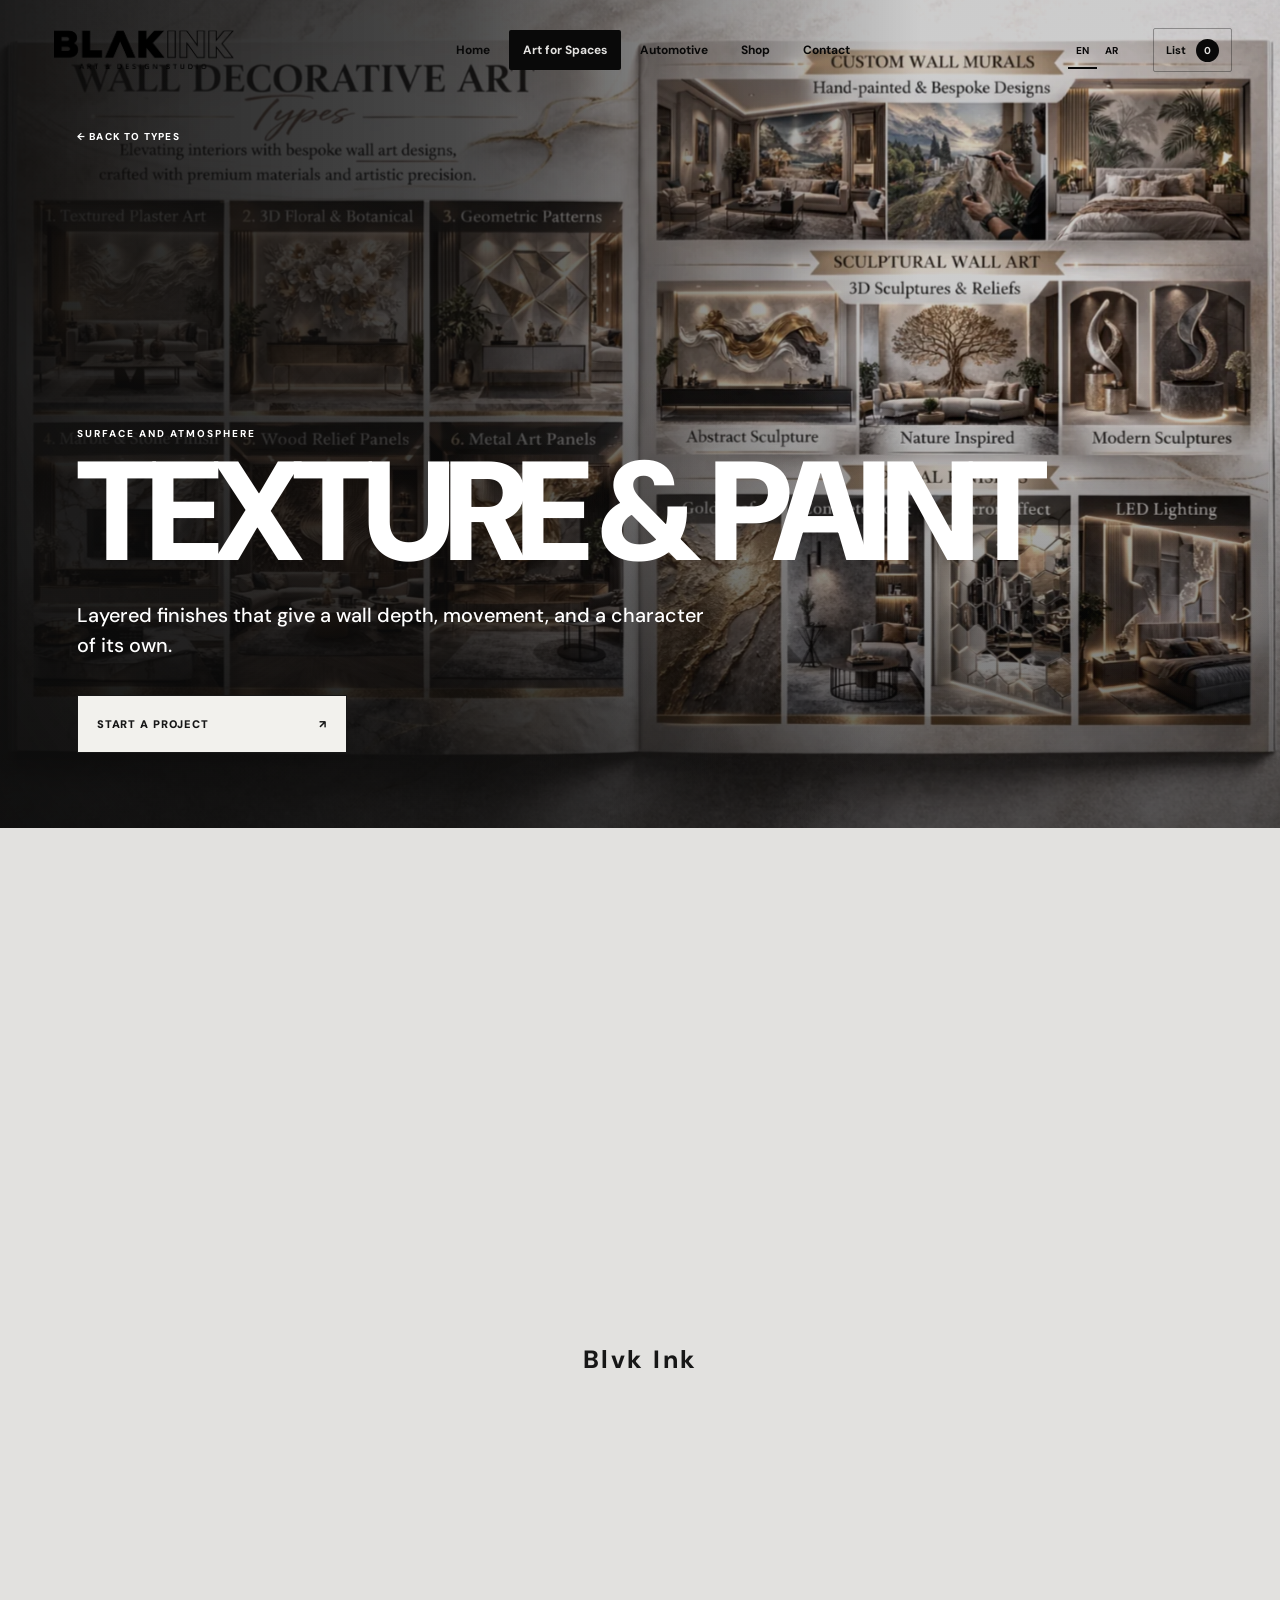
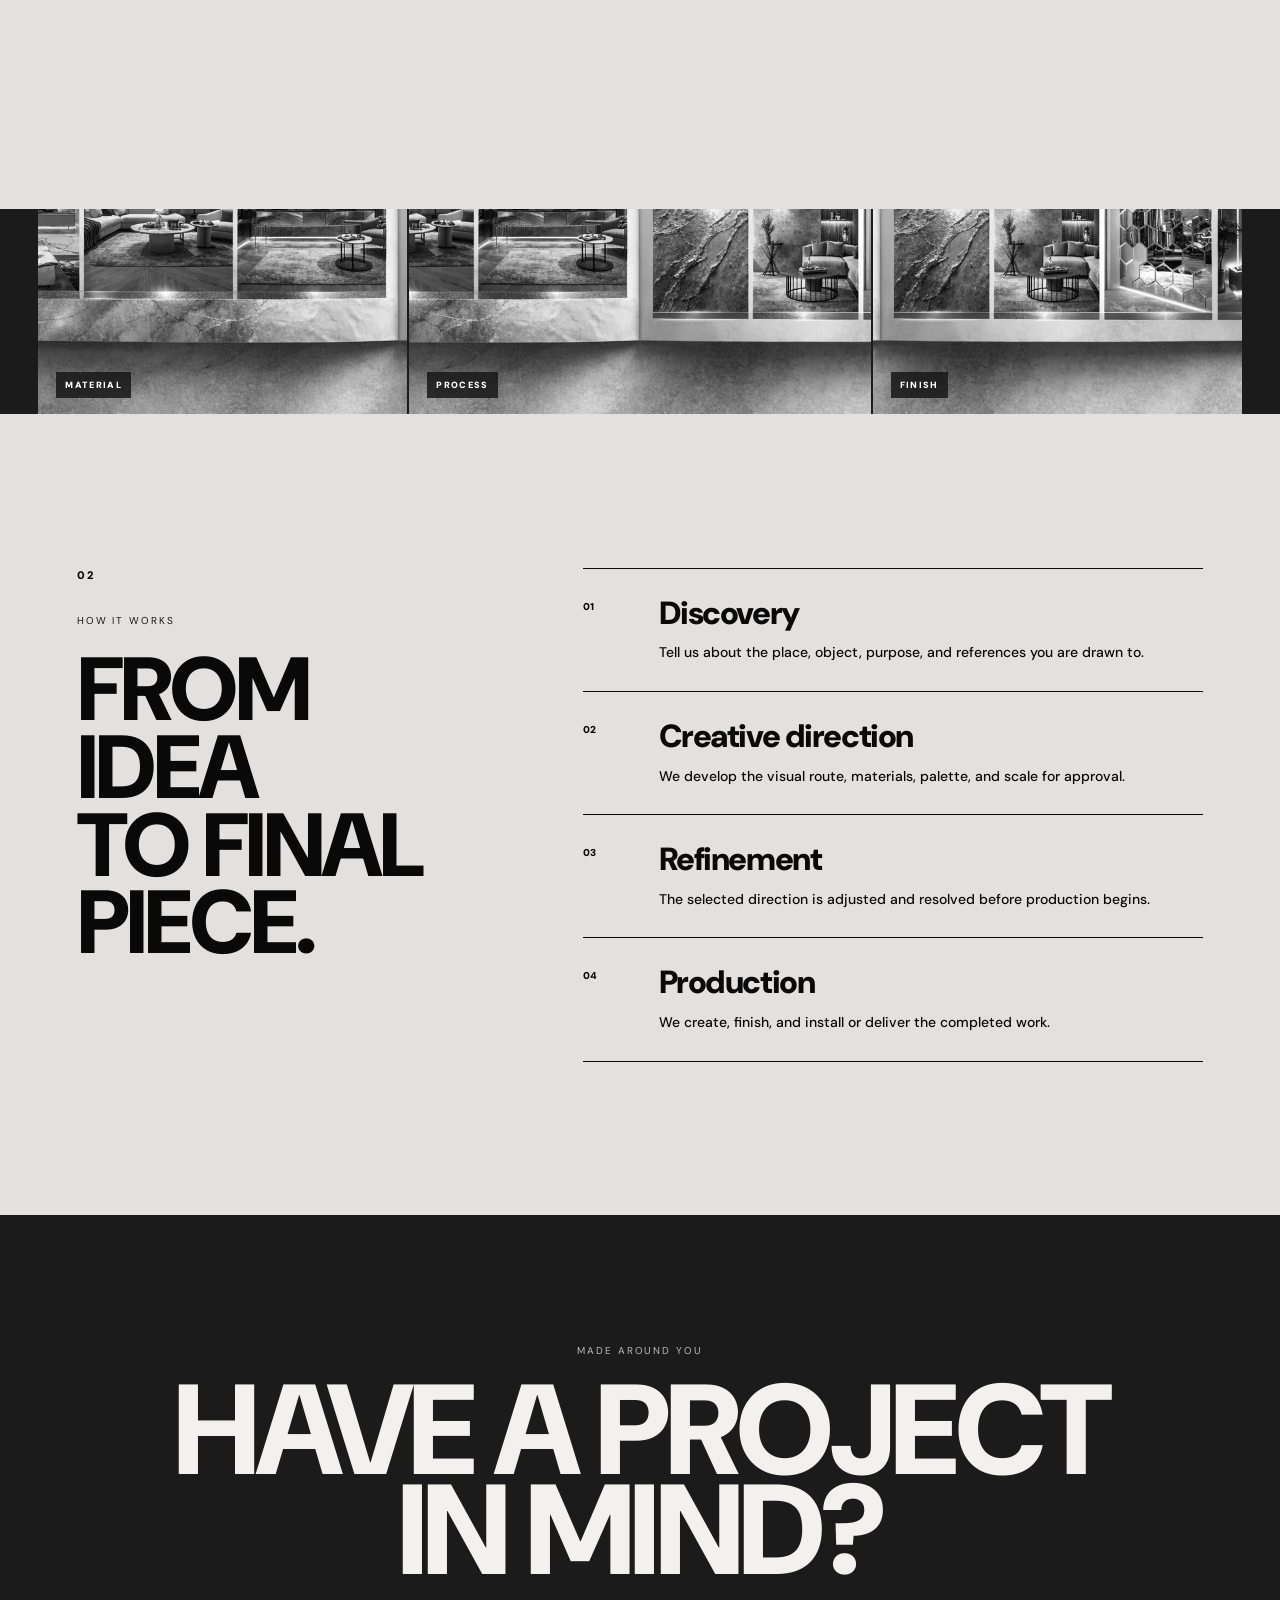
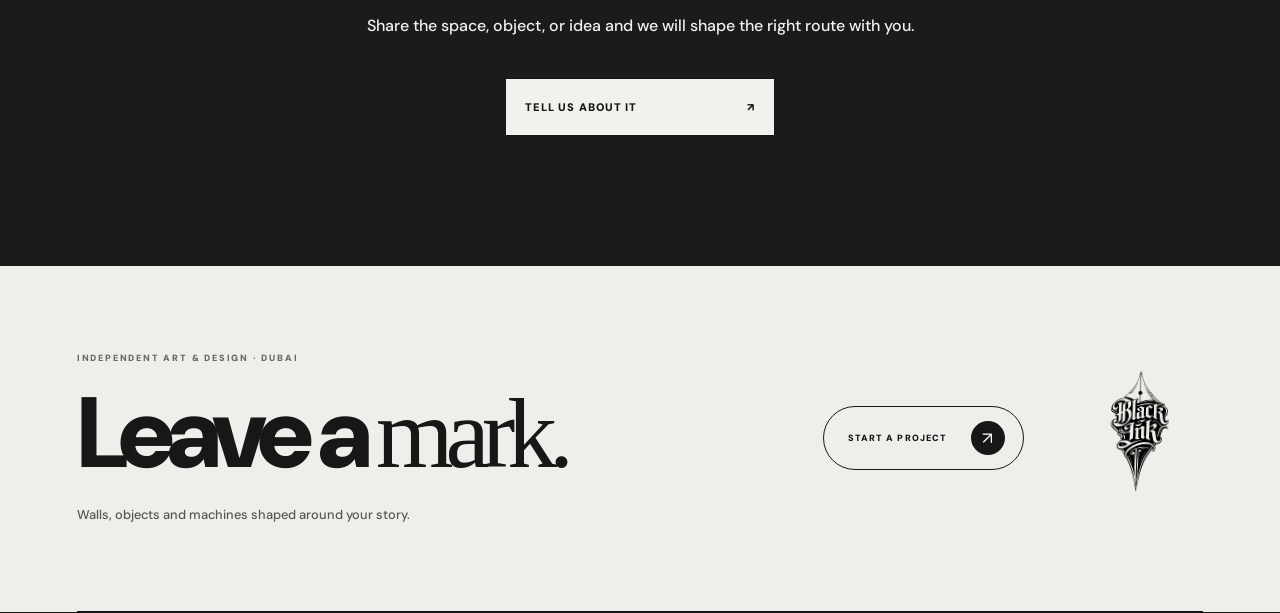
<file: service.html>
<!doctype html>
<html lang="en">
<head>
  <meta charset="utf-8">
  <meta name="viewport" content="width=device-width,initial-scale=1">
  <meta name="theme-color" content="#11110f">
  <meta name="description" content="Explore a Blvk Ink custom art and design service.">
  <title>Service — Blvk Ink</title>
  <link rel="icon" href="assets/mark.png">
  <link rel="stylesheet" href="styles.css?v=shared-34">
  <link rel="stylesheet" href="service.css?v=1">
  <script>try{const t=JSON.parse(sessionStorage.getItem('blvk-transition'));sessionStorage.removeItem('blvk-transition');if(t&&t.to===location.href&&Date.now()-t.at<8000&&!matchMedia('(prefers-reduced-motion: reduce)').matches)document.documentElement.classList.add('page-entering')}catch(e){}</script>
  <script src="i18n.js?v=localization-15" defer></script>
  <script src="catalog.js" defer></script>
  <script src="script.js?v=spray-16" defer></script>
  <script src="service-detail.js?v=1" defer></script>
  <script src="cursor-spray.js?v=5" defer></script>
</head>
<body data-page="explore" class="service-page">
  <a class="skip" href="#main">Skip to content</a>
  <div class="page-curtain" aria-hidden="true"><span>Blvk Ink</span></div>
  <header class="header">
    <a class="wordmark header-badge" href="index.html" aria-label="Blvk Ink home"><span class="header-badge-art" aria-hidden="true"><img src="assets/blvkink-logo-transparent.png" alt="" width="1942" height="809"></span></a>
    <button class="menu-toggle" type="button" aria-expanded="false" aria-controls="navigation">Menu ＋</button>
    <nav id="navigation" aria-label="Main navigation"><a href="index.html" data-page="home">Home</a><a href="explore.html?view=walls" data-page="explore">Art for Spaces</a><a href="automotive.html" data-page="auto">Automotive</a><a href="shop.html" data-page="shop">Shop</a><a href="contact.html" data-page="contact">Contact</a></nav>
    <div class="language-switch" role="group" aria-label="Language" dir="ltr"><a href="?lang=en" data-language="en" lang="en" aria-label="English">EN</a><span aria-hidden="true">/</span><a href="?lang=ar" data-language="ar" lang="ar" aria-label="العربية">AR</a></div>
    <button type="button" class="request-toggle" aria-label="Open enquiry list">List <span data-count>0</span></button>
  </header>

  <main id="main" class="service-main">
    <section class="service-hero" data-service-hero>
      <img data-service-image alt="">
      <div class="service-hero-shade" aria-hidden="true"></div>
      <div class="service-hero-copy">
        <a class="service-back" data-service-back href="explore.html">← Back to types</a>
        <span class="service-kicker" data-service-kicker></span>
        <h1 data-service-title></h1>
        <p data-service-lede></p>
        <a class="service-primary-action" data-service-contact href="contact.html">Start a project <span aria-hidden="true">↗</span></a>
      </div>
    </section>

    <section class="service-overview section">
      <div><span class="service-section-number">01</span><span class="eyebrow">The direction</span><h2 data-service-heading></h2></div>
      <div class="service-overview-copy"><p data-service-overview></p><dl><div><dt>Best for</dt><dd data-service-best></dd></div><div><dt>Typical lead time</dt><dd data-service-lead></dd></div></dl></div>
    </section>

    <section class="service-visuals" aria-label="Service inspiration">
      <figure><img data-service-visual="0" alt=""><figcaption>Material</figcaption></figure>
      <figure><img data-service-visual="1" alt=""><figcaption>Process</figcaption></figure>
      <figure><img data-service-visual="2" alt=""><figcaption>Finish</figcaption></figure>
    </section>

    <section class="service-process section">
      <div class="service-process-heading"><span class="service-section-number">02</span><span class="eyebrow">How it works</span><h2>From idea<br>to final piece.</h2></div>
      <ol data-service-steps></ol>
    </section>

    <section class="service-final-cta">
      <span class="eyebrow">Made around you</span>
      <h2>Have a project<br>in mind?</h2>
      <p data-service-cta-copy></p>
      <a class="service-primary-action" data-service-contact href="contact.html">Tell us about it <span aria-hidden="true">↗</span></a>
    </section>
  </main>

  <footer class="site-footer"><div class="footer-directory"><div class="footer-closing"><div class="footer-closing-copy"><span class="footer-kicker">Independent art &amp; design · Dubai</span><h2><span>Leave a</span> <em>mark.</em></h2><p>Walls, objects and machines shaped around your story.</p></div><a class="footer-project-link" href="contact.html"><span>Start a project</span><b aria-hidden="true">↗</b></a><img class="footer-emblem" src="assets/mark.png" alt="" width="1024" height="1536" aria-hidden="true"></div></div></footer>
  <dialog class="gallery-dialog" aria-labelledby="gallery-title"><button type="button" class="dialog-close" data-close>Close ×</button><div class="gallery-picture"></div><div class="gallery-controls"><button type="button" data-prev aria-label="Previous image">←</button><div><span class="eyebrow" id="gallery-position"></span><h2 id="gallery-title"></h2></div><button type="button" data-next aria-label="Next image">→</button></div><div class="gallery-thumbs" aria-label="Image views"></div><div class="gallery-action"></div></dialog>
  <dialog class="request-dialog" aria-labelledby="request-title"><button type="button" class="dialog-close" data-close>Close ×</button><div class="eyebrow">Your selection</div><h2 id="request-title">Enquiry list</h2><p class="muted">Sample collection · Orders are not open yet.</p><div id="request-items"></div><a class="button" id="prepare-request" href="contact.html">Prepare an enquiry ↗</a></dialog>
  <div class="toast" role="status" aria-live="polite"></div>
</body>
</html>
</file>
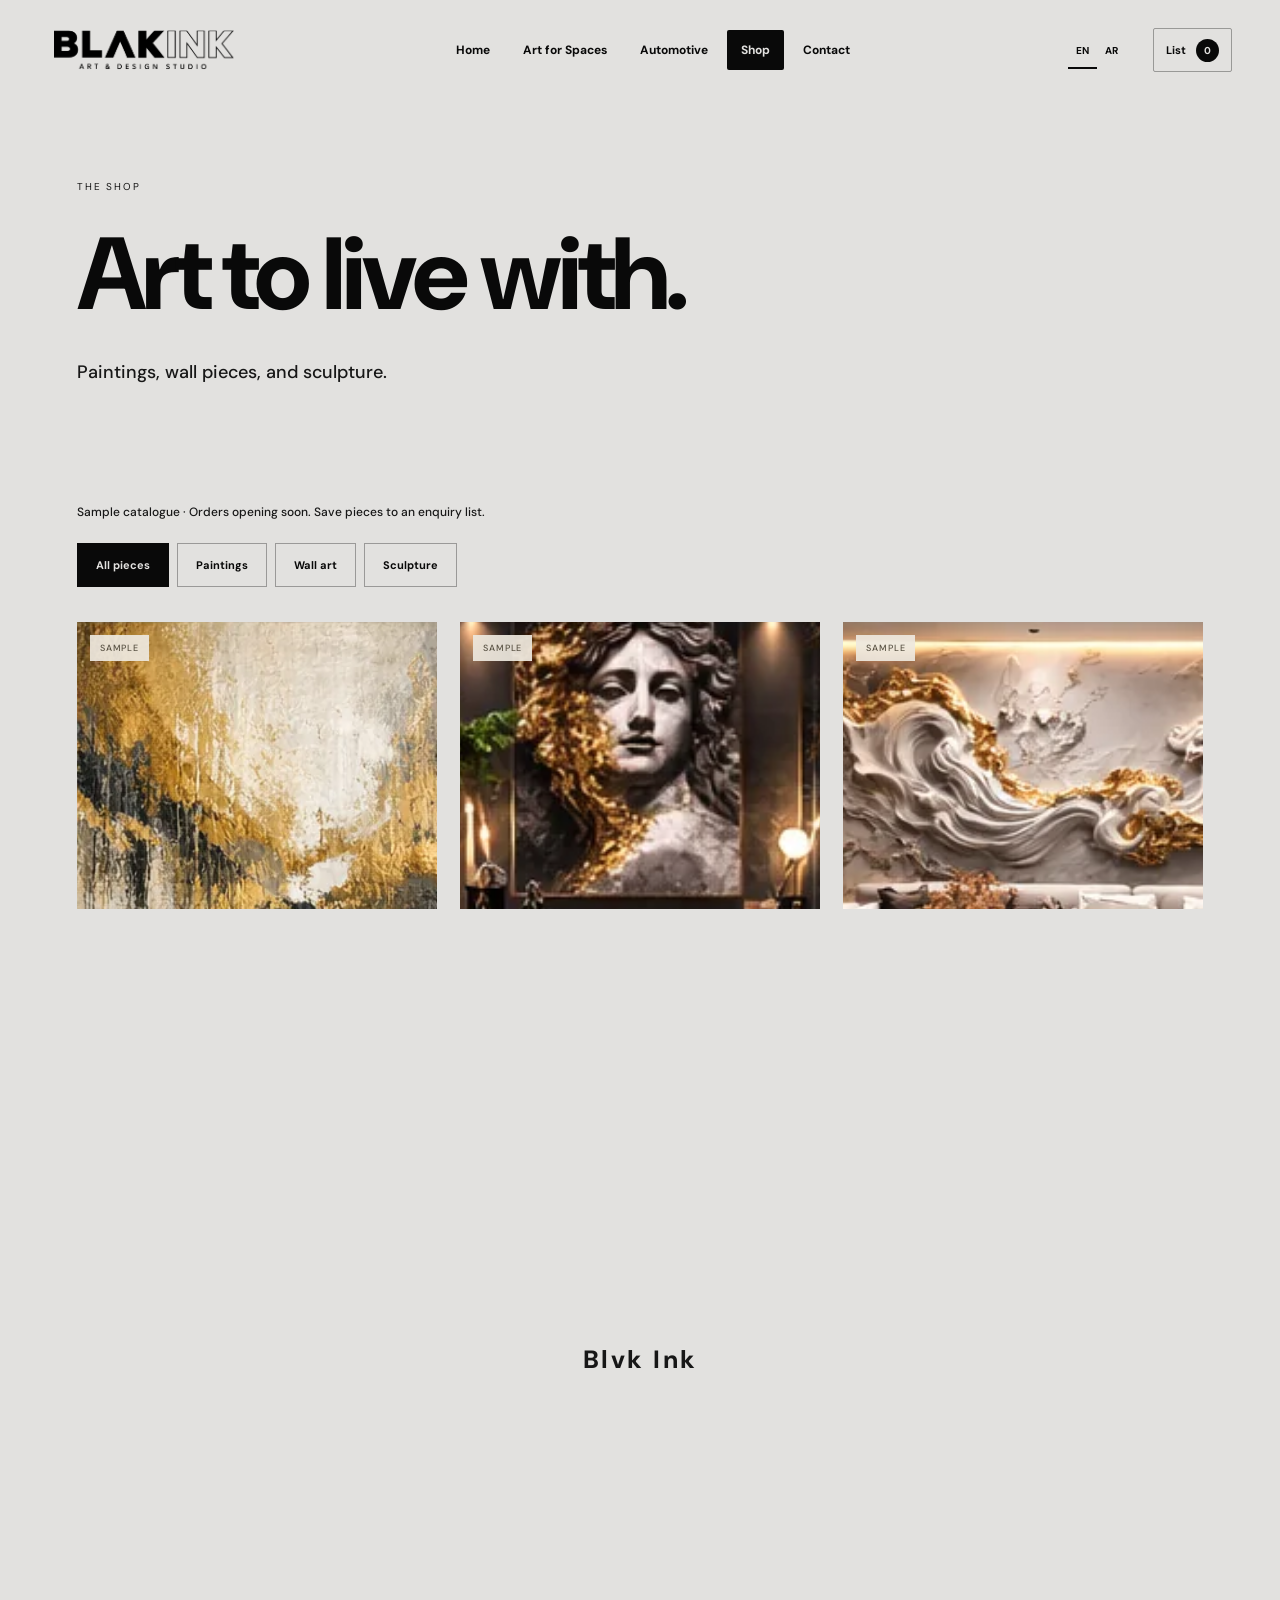
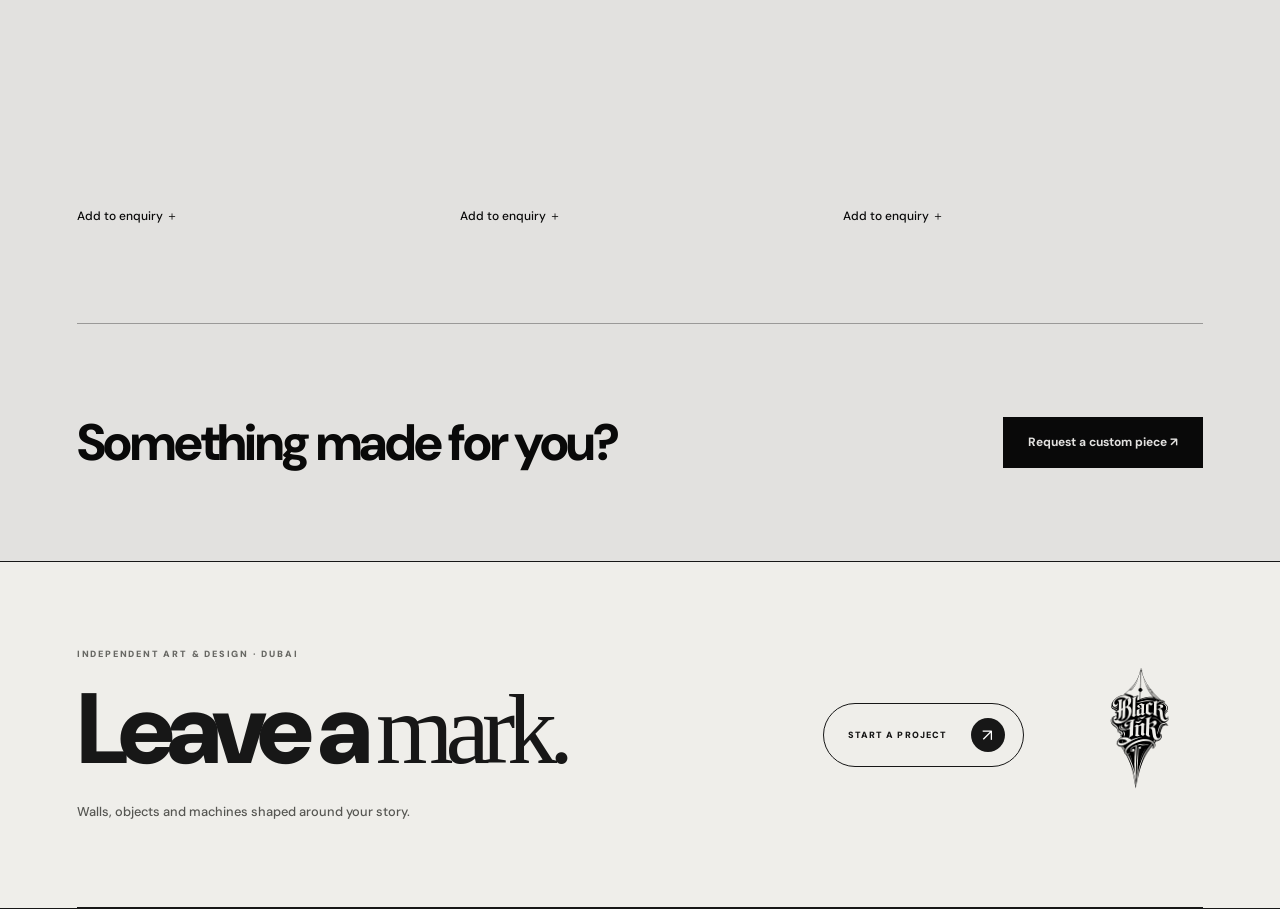
<file: shop.html>
<!doctype html><html lang="en"><head><meta charset="utf-8"><meta name="viewport" content="width=device-width,initial-scale=1"><meta name="theme-color" content="#11110f"><meta name="description" content="Blvk Ink. Murals, paintings, wall art, sculpture and automotive art."><title>Shop — Blvk Ink</title><link rel="icon" href="assets/mark.png"><link rel="stylesheet" href="styles.css?v=shared-34"><script>try{const t=JSON.parse(sessionStorage.getItem('blvk-transition'));sessionStorage.removeItem('blvk-transition');if(t&&t.to===location.href&&Date.now()-t.at<8000&&!matchMedia('(prefers-reduced-motion: reduce)').matches)document.documentElement.classList.add('page-entering');if(sessionStorage.getItem('blvk-visited'))document.documentElement.classList.add('returning')}catch(e){}</script><script src="i18n.js?v=localization-15" defer></script><script src="catalog.js" defer></script><script src="script.js?v=spray-16" defer></script><script src="cursor-spray.js?v=5" defer></script></head><body data-page="shop"><a class="skip" href="#main">Skip to content</a><div class="page-curtain" aria-hidden="true"><span>Blvk Ink</span></div><header class="header"><a class="wordmark header-badge" href="index.html" aria-label="Blvk Ink home"><span class="header-badge-art" aria-hidden="true"><img src="assets/blvkink-logo-transparent.png" alt="" width="1942" height="809"></span></a><button class="menu-toggle" type="button" aria-expanded="false" aria-controls="navigation">Menu ＋</button><nav id="navigation" aria-label="Main navigation"><a href="index.html" data-page="home">Home</a><a href="work.html" data-page="spaces">Art for Spaces</a><a href="automotive.html" data-page="auto">Automotive</a><a href="shop.html" data-page="shop">Shop</a><a href="contact.html" data-page="contact">Contact</a></nav><div class="language-switch" role="group" aria-label="Language" dir="ltr"><a href="?lang=en" data-language="en" lang="en" aria-label="English">EN</a><span aria-hidden="true">/</span><a href="?lang=ar" data-language="ar" lang="ar" aria-label="العربية">AR</a></div><button type="button" class="request-toggle" aria-label="Open enquiry list">List <span data-count>0</span></button></header><main id="main"><section class="page-intro section"><div class="eyebrow">The shop</div><h1>Art to <em>live with.</em></h1><p>Paintings, wall pieces, and sculpture.</p></section><section class="section gallery-section"><p class="shop-notice">Sample catalogue · Orders opening soon. Save pieces to an enquiry list.</p><div class="filters" role="group" aria-label="Filter images"><button type="button" data-filter="all" aria-pressed="true">All pieces</button><button type="button" data-filter="paintings" aria-pressed="false">Paintings</button><button type="button" data-filter="wall-art" aria-pressed="false">Wall art</button><button type="button" data-filter="sculpture" aria-pressed="false">Sculpture</button></div><div class="product-grid"><article class="product-card" data-category="paintings"><button class="art-open" data-gallery="products" data-id="golden-study" type="button" aria-label="View Golden Study"><svg class="photo " viewBox="163 293 462 350" preserveAspectRatio="xMidYMid slice" role="img" aria-label="Golden Study — sample piece"><image href="assets/wall-art-sculpture.webp" width="1536" height="1024"/></svg><span class="sample-badge">Sample</span><span class="view-icon">↗</span></button><div class="product-info"><h3>Golden Study</h3><span class="muted">Price on request</span></div><button class="add-button" type="button" data-add="golden-study">Add to enquiry <span>＋</span></button></article><article class="product-card" data-category="paintings"><button class="art-open" data-gallery="products" data-id="classical-portrait" type="button" aria-label="View Classical Portrait"><svg class="photo " viewBox="518 412 246 208" preserveAspectRatio="xMidYMid slice" role="img" aria-label="Classical Portrait — sample piece"><image href="assets/sculpture-collection.webp" width="1536" height="1024"/></svg><span class="sample-badge">Sample</span><span class="view-icon">↗</span></button><div class="product-info"><h3>Classical Portrait</h3><span class="muted">Price on request</span></div><button class="add-button" type="button" data-add="classical-portrait">Add to enquiry <span>＋</span></button></article><article class="product-card" data-category="wall-art"><button class="art-open" data-gallery="products" data-id="flow-relief" type="button" aria-label="View Flow Relief"><svg class="photo " viewBox="75 232 646 250" preserveAspectRatio="xMidYMid slice" role="img" aria-label="Flow Relief — sample piece"><image href="assets/art-collection.webp" width="1536" height="1024"/></svg><span class="sample-badge">Sample</span><span class="view-icon">↗</span></button><div class="product-info"><h3>Flow Relief</h3><span class="muted">Price on request</span></div><button class="add-button" type="button" data-add="flow-relief">Add to enquiry <span>＋</span></button></article><article class="product-card" data-category="sculpture"><button class="art-open" data-gallery="products" data-id="quiet-form" type="button" aria-label="View Quiet Form"><svg class="photo " viewBox="774 250 752 598" preserveAspectRatio="xMidYMid slice" role="img" aria-label="Quiet Form — sample piece"><image href="assets/wall-art-sculpture.webp" width="1536" height="1024"/></svg><span class="sample-badge">Sample</span><span class="view-icon">↗</span></button><div class="product-info"><h3>Quiet Form</h3><span class="muted">Price on request</span></div><button class="add-button" type="button" data-add="quiet-form">Add to enquiry <span>＋</span></button></article><article class="product-card" data-category="sculpture"><button class="art-open" data-gallery="products" data-id="winged-form" type="button" aria-label="View Winged Form"><svg class="photo " viewBox="823 561 262 387" preserveAspectRatio="xMidYMid slice" role="img" aria-label="Winged Form — sample piece"><image href="assets/art-collection.webp" width="1536" height="1024"/></svg><span class="sample-badge">Sample</span><span class="view-icon">↗</span></button><div class="product-info"><h3>Winged Form</h3><span class="muted">Price on request</span></div><button class="add-button" type="button" data-add="winged-form">Add to enquiry <span>＋</span></button></article><article class="product-card" data-category="sculpture"><button class="art-open" data-gallery="products" data-id="figure-gold" type="button" aria-label="View Figure in Gold"><svg class="photo " viewBox="776 66 281 409" preserveAspectRatio="xMidYMid slice" role="img" aria-label="Figure in Gold — sample piece"><image href="assets/sculpture-collection.webp" width="1536" height="1024"/></svg><span class="sample-badge">Sample</span><span class="view-icon">↗</span></button><div class="product-info"><h3>Figure in Gold</h3><span class="muted">Price on request</span></div><button class="add-button" type="button" data-add="figure-gold">Add to enquiry <span>＋</span></button></article></div><p class="sr-only" id="filter-status" aria-live="polite"></p></section><section class="section simple-cta"><h2>Something made for you?</h2><a class="button" href="contact.html">Request a custom piece ↗</a></section></main><footer class="site-footer"><div class="footer-directory"><div class="footer-closing"><div class="footer-closing-copy"><span class="footer-kicker">Independent art &amp; design · Dubai</span><h2><span>Leave a</span> <em>mark.</em></h2><p>Walls, objects and machines shaped around your story.</p></div><a class="footer-project-link" href="contact.html"><span>Start a project</span><b aria-hidden="true">↗</b></a><img class="footer-emblem" src="assets/mark.png" alt="" width="1024" height="1536" aria-hidden="true"></div></div></footer><dialog class="gallery-dialog" aria-labelledby="gallery-title"><button type="button" class="dialog-close" data-close>Close ×</button><div class="gallery-picture"></div><div class="gallery-controls"><button type="button" data-prev aria-label="Previous image">←</button><div><span class="eyebrow" id="gallery-position"></span><h2 id="gallery-title"></h2></div><button type="button" data-next aria-label="Next image">→</button></div><div class="gallery-thumbs" aria-label="Image views"></div><div class="gallery-action"></div></dialog><dialog class="request-dialog" aria-labelledby="request-title"><button type="button" class="dialog-close" data-close>Close ×</button><div class="eyebrow">Your selection</div><h2 id="request-title">Enquiry list</h2><p class="muted">Sample collection · Orders are not open yet.</p><div id="request-items"></div><a class="button" id="prepare-request" href="contact.html">Prepare an enquiry ↗</a></dialog><div class="toast" role="status" aria-live="polite"></div></body></html>
</file>
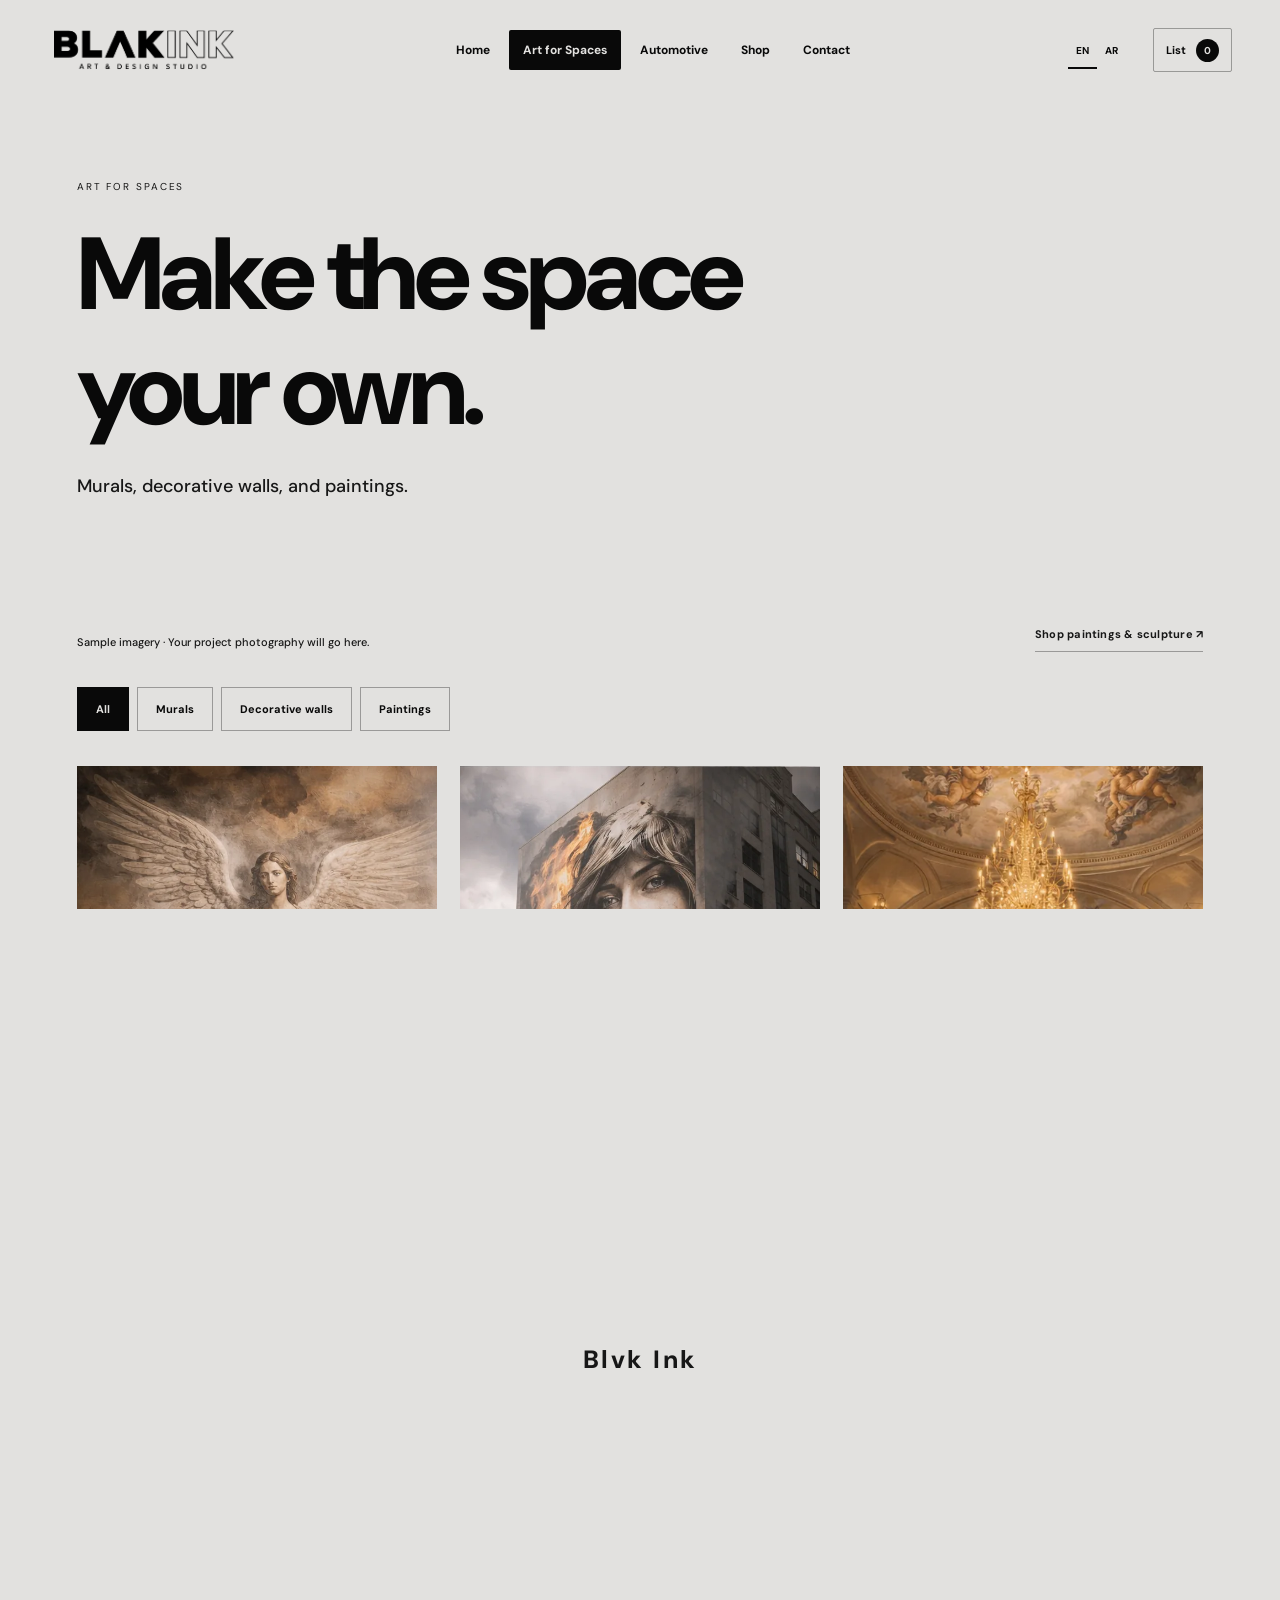
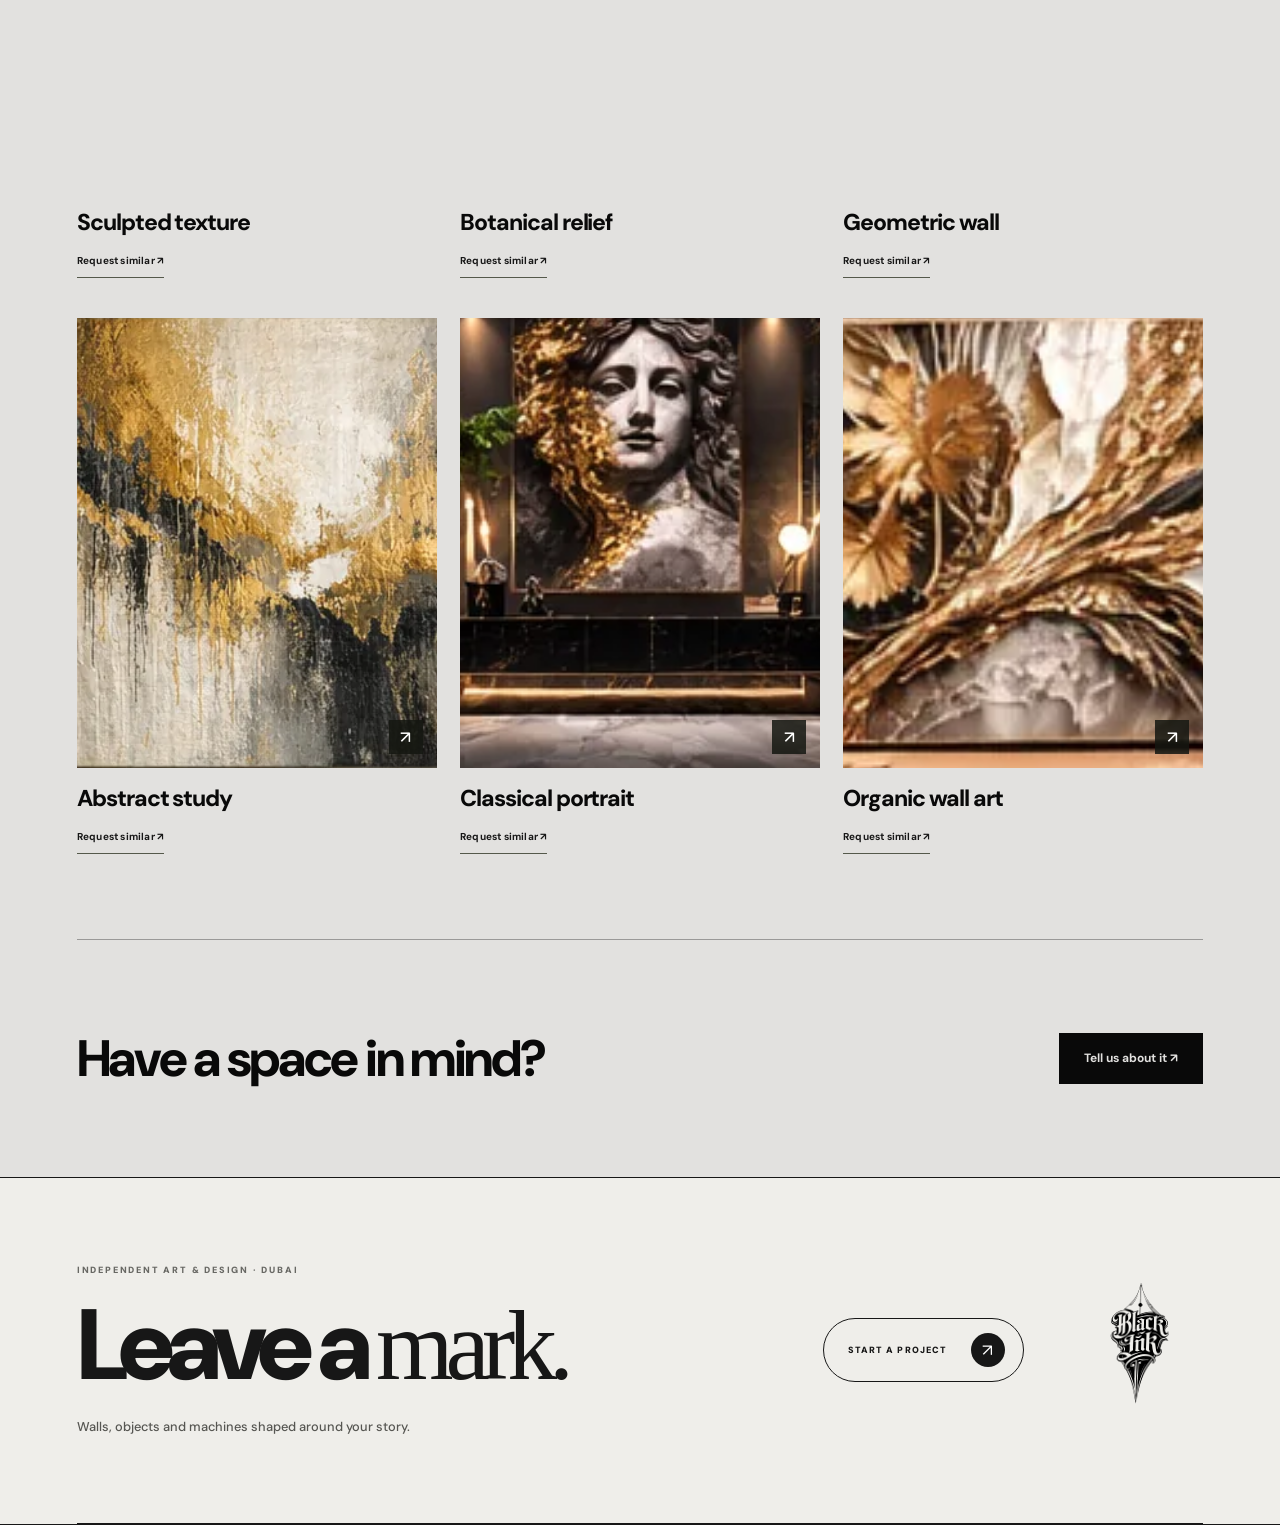
<file: work.html>
<!doctype html><html lang="en"><head><meta charset="utf-8"><meta name="viewport" content="width=device-width,initial-scale=1"><meta name="theme-color" content="#11110f"><meta name="description" content="Blvk Ink. Murals, paintings, wall art, sculpture and automotive art."><title>Art for Spaces — Blvk Ink</title><link rel="icon" href="assets/mark.png"><link rel="stylesheet" href="styles.css?v=shared-34"><script>try{const t=JSON.parse(sessionStorage.getItem('blvk-transition'));sessionStorage.removeItem('blvk-transition');if(t&&t.to===location.href&&Date.now()-t.at<8000&&!matchMedia('(prefers-reduced-motion: reduce)').matches)document.documentElement.classList.add('page-entering');if(sessionStorage.getItem('blvk-visited'))document.documentElement.classList.add('returning')}catch(e){}</script><script src="i18n.js?v=localization-15" defer></script><script src="catalog.js" defer></script><script src="script.js?v=spray-16" defer></script><script src="cursor-spray.js?v=5" defer></script></head><body data-page="spaces"><a class="skip" href="#main">Skip to content</a><div class="page-curtain" aria-hidden="true"><span>Blvk Ink</span></div><header class="header"><a class="wordmark header-badge" href="index.html" aria-label="Blvk Ink home"><span class="header-badge-art" aria-hidden="true"><img src="assets/blvkink-logo-transparent.png" alt="" width="1942" height="809"></span></a><button class="menu-toggle" type="button" aria-expanded="false" aria-controls="navigation">Menu ＋</button><nav id="navigation" aria-label="Main navigation"><a href="index.html" data-page="home">Home</a><a href="work.html" data-page="spaces">Art for Spaces</a><a href="automotive.html" data-page="auto">Automotive</a><a href="shop.html" data-page="shop">Shop</a><a href="contact.html" data-page="contact">Contact</a></nav><div class="language-switch" role="group" aria-label="Language" dir="ltr"><a href="?lang=en" data-language="en" lang="en" aria-label="English">EN</a><span aria-hidden="true">/</span><a href="?lang=ar" data-language="ar" lang="ar" aria-label="العربية">AR</a></div><button type="button" class="request-toggle" aria-label="Open enquiry list">List <span data-count>0</span></button></header><main id="main"><section class="page-intro section"><div class="eyebrow">Art for Spaces</div><h1>Make the space<br><em>your own.</em></h1><p>Murals, decorative walls, and paintings.</p></section><section class="section gallery-section"><div class="section-heading"><span class="sample-note">Sample imagery · Your project photography will go here.</span><a class="small-link" href="shop.html">Shop paintings & sculpture ↗</a></div><div class="filters" role="group" aria-label="Filter images"><button type="button" data-filter="all" aria-pressed="true">All</button><button type="button" data-filter="murals" aria-pressed="false">Murals</button><button type="button" data-filter="walls" aria-pressed="false">Decorative walls</button><button type="button" data-filter="paintings" aria-pressed="false">Paintings</button></div><div class="art-grid"><article class="art-card" data-category="murals"><button class="art-open" type="button" data-gallery="art" data-id="mural-interior" aria-label="View Classical interior"><svg class="photo " viewBox="0 104 760 815" preserveAspectRatio="xMidYMid slice" role="img" aria-label="Classical interior — sample reference"><image href="assets/mural-visions.webp" width="1536" height="1024"/></svg><span class="view-icon">↗</span></button><div class="card-caption"><h3>Classical interior</h3><a class="small-link" href="contact.html?interest=mural-interior">Request similar ↗</a></div></article><article class="art-card" data-category="murals"><button class="art-open" type="button" data-gallery="art" data-id="mural-building" aria-label="View Portrait facade"><svg class="photo " viewBox="768 104 768 815" preserveAspectRatio="xMidYMid slice" role="img" aria-label="Portrait facade — sample reference"><image href="assets/mural-visions.webp" width="1536" height="1024"/></svg><span class="view-icon">↗</span></button><div class="card-caption"><h3>Portrait facade</h3><a class="small-link" href="contact.html?interest=mural-building">Request similar ↗</a></div></article><article class="art-card" data-category="murals"><button class="art-open" type="button" data-gallery="art" data-id="mural-ceiling" aria-label="View Painted ceiling"><svg class="photo " viewBox="516 105 494 745" preserveAspectRatio="xMidYMid slice" role="img" aria-label="Painted ceiling — sample reference"><image href="assets/mural-scales.webp" width="1536" height="1024"/></svg><span class="view-icon">↗</span></button><div class="card-caption"><h3>Painted ceiling</h3><a class="small-link" href="contact.html?interest=mural-ceiling">Request similar ↗</a></div></article><article class="art-card" data-category="walls"><button class="art-open" type="button" data-gallery="art" data-id="wall-plaster" aria-label="View Sculpted texture"><svg class="photo " viewBox="52 298 220 205" preserveAspectRatio="xMidYMid slice" role="img" aria-label="Sculpted texture — sample reference"><image href="assets/decorative-art.webp" width="1536" height="1024"/></svg><span class="view-icon">↗</span></button><div class="card-caption"><h3>Sculpted texture</h3><a class="small-link" href="contact.html?interest=wall-plaster">Request similar ↗</a></div></article><article class="art-card" data-category="walls"><button class="art-open" type="button" data-gallery="art" data-id="wall-botanical" aria-label="View Botanical relief"><svg class="photo " viewBox="285 298 226 204" preserveAspectRatio="xMidYMid slice" role="img" aria-label="Botanical relief — sample reference"><image href="assets/decorative-art.webp" width="1536" height="1024"/></svg><span class="view-icon">↗</span></button><div class="card-caption"><h3>Botanical relief</h3><a class="small-link" href="contact.html?interest=wall-botanical">Request similar ↗</a></div></article><article class="art-card" data-category="walls"><button class="art-open" type="button" data-gallery="art" data-id="wall-geometric" aria-label="View Geometric wall"><svg class="photo " viewBox="522 298 222 205" preserveAspectRatio="xMidYMid slice" role="img" aria-label="Geometric wall — sample reference"><image href="assets/decorative-art.webp" width="1536" height="1024"/></svg><span class="view-icon">↗</span></button><div class="card-caption"><h3>Geometric wall</h3><a class="small-link" href="contact.html?interest=wall-geometric">Request similar ↗</a></div></article><article class="art-card" data-category="paintings"><button class="art-open" type="button" data-gallery="art" data-id="paint-abstract" aria-label="View Abstract study"><svg class="photo " viewBox="163 293 462 350" preserveAspectRatio="xMidYMid slice" role="img" aria-label="Abstract study — sample reference"><image href="assets/wall-art-sculpture.webp" width="1536" height="1024"/></svg><span class="view-icon">↗</span></button><div class="card-caption"><h3>Abstract study</h3><a class="small-link" href="contact.html?interest=paint-abstract">Request similar ↗</a></div></article><article class="art-card" data-category="paintings"><button class="art-open" type="button" data-gallery="art" data-id="paint-portrait" aria-label="View Classical portrait"><svg class="photo " viewBox="518 412 246 208" preserveAspectRatio="xMidYMid slice" role="img" aria-label="Classical portrait — sample reference"><image href="assets/sculpture-collection.webp" width="1536" height="1024"/></svg><span class="view-icon">↗</span></button><div class="card-caption"><h3>Classical portrait</h3><a class="small-link" href="contact.html?interest=paint-portrait">Request similar ↗</a></div></article><article class="art-card" data-category="paintings"><button class="art-open" type="button" data-gallery="art" data-id="paint-organic" aria-label="View Organic wall art"><svg class="photo " viewBox="65 720 208 143" preserveAspectRatio="xMidYMid slice" role="img" aria-label="Organic wall art — sample reference"><image href="assets/sculpture-collection.webp" width="1536" height="1024"/></svg><span class="view-icon">↗</span></button><div class="card-caption"><h3>Organic wall art</h3><a class="small-link" href="contact.html?interest=paint-organic">Request similar ↗</a></div></article></div><p class="sr-only" id="filter-status" aria-live="polite"></p></section><section class="section simple-cta"><h2>Have a space in mind?</h2><a class="button" href="contact.html">Tell us about it ↗</a></section></main><footer class="site-footer"><div class="footer-directory"><div class="footer-closing"><div class="footer-closing-copy"><span class="footer-kicker">Independent art &amp; design · Dubai</span><h2><span>Leave a</span> <em>mark.</em></h2><p>Walls, objects and machines shaped around your story.</p></div><a class="footer-project-link" href="contact.html"><span>Start a project</span><b aria-hidden="true">↗</b></a><img class="footer-emblem" src="assets/mark.png" alt="" width="1024" height="1536" aria-hidden="true"></div></div></footer><dialog class="gallery-dialog" aria-labelledby="gallery-title"><button type="button" class="dialog-close" data-close>Close ×</button><div class="gallery-picture"></div><div class="gallery-controls"><button type="button" data-prev aria-label="Previous image">←</button><div><span class="eyebrow" id="gallery-position"></span><h2 id="gallery-title"></h2></div><button type="button" data-next aria-label="Next image">→</button></div><div class="gallery-thumbs" aria-label="Image views"></div><div class="gallery-action"></div></dialog><dialog class="request-dialog" aria-labelledby="request-title"><button type="button" class="dialog-close" data-close>Close ×</button><div class="eyebrow">Your selection</div><h2 id="request-title">Enquiry list</h2><p class="muted">Sample collection · Orders are not open yet.</p><div id="request-items"></div><a class="button" id="prepare-request" href="contact.html">Prepare an enquiry ↗</a></dialog><div class="toast" role="status" aria-live="polite"></div></body></html>
</file>
<file: styles.css>
@import url('https://fonts.googleapis.com/css2?family=DM+Sans:wght@400;500;600;700;800;900&display=swap');
:root{--bg:#e2e1df;--paper:#e2e1df;--ink:#171717;--muted:#565656;--gold:#444;--line:#bab9b7;--sans:'DM Sans','Helvetica Neue',Arial,sans-serif;--serif:var(--sans);--spray-ink:#111}*{box-sizing:border-box}html{scroll-behavior:smooth;scroll-padding-top:35px}body{margin:0;background:var(--bg);color:var(--ink);font-family:var(--sans);-webkit-font-smoothing:antialiased}a{color:inherit;text-decoration:none}button,input,textarea{font:inherit}button{cursor:pointer;color:inherit}a,button{touch-action:manipulation}button:focus-visible,a:focus-visible,input:focus-visible,textarea:focus-visible{outline:2px solid var(--gold);outline-offset:5px}img{display:block;max-width:100%}h1,h2,h3{font-family:var(--serif);font-weight:400;letter-spacing:-.035em;line-height:1.12;margin:0}h1{font-size:clamp(64px,8vw,112px)}h2{font-size:clamp(36px,4.5vw,64px)}h3{font-size:25px}p{line-height:1.7}em{font-weight:400}.muted{color:var(--muted);font-size:12px}.eyebrow{font:10px var(--sans);text-transform:uppercase;letter-spacing:.19em;color:var(--gold);display:block;margin-bottom:24px}.section{width:min(1320px,88%);margin:auto;padding:90px 0}.section-heading{display:flex;justify-content:space-between;gap:25px;align-items:end;margin-bottom:35px}.section-heading .eyebrow{margin:0;white-space:nowrap}.sr-only{position:absolute;width:1px;height:1px;overflow:hidden;clip:rect(0,0,0,0);white-space:nowrap}.skip{position:fixed;top:-80px;left:15px;z-index:2000;background:var(--paper);color:#111;padding:15px}.skip:focus{top:15px}.header{position:absolute;top:0;left:0;width:100%;padding:26px 6%;display:flex;align-items:center;gap:25px;border-bottom:1px solid #0002;background:rgba(226,225,223,.85);-webkit-backdrop-filter:blur(20px);backdrop-filter:blur(20px);box-shadow:0 8px 30px #0000000d;z-index:10}.wordmark{font:500 20px var(--serif);letter-spacing:.08em;white-space:nowrap}.wordmark span{font-size:11px;vertical-align:3px}.header nav{display:flex;gap:26px;margin-left:auto;font-size:12px}.header nav a{padding:10px 0;color:#bfbdb5}.header nav a[aria-current],.header nav a:hover{color:white}.header nav a[aria-current]{box-shadow:0 1px var(--gold)}.request-toggle{border:1px solid #ffffff40;background:none;padding:10px 13px;font-size:11px;white-space:nowrap}.request-toggle span{margin-left:9px;color:var(--gold)}.menu-toggle{display:none}.button{border:1px solid var(--paper);background:var(--paper);color:#20211c;padding:16px 24px;display:inline-flex;align-items:center;justify-content:center;gap:30px;font-size:12px;line-height:1.4;min-height:48px;transition:background .2s,transform .2s}.button:hover{background:#fff}.button.outline{background:transparent;color:var(--paper);border-color:#777a6d}.button.outline:hover{background:#ffffff12}.small-link{font-size:11px;letter-spacing:.02em;white-space:nowrap;padding:10px 0;border-bottom:1px solid #8b8474;display:inline-block}.hero{height:100svh;min-height:720px;max-height:1000px;position:relative;overflow:hidden;background:var(--bg)}.hero-atmosphere{position:absolute;inset:0;background:linear-gradient(0deg,#e2e1df,transparent 60%),url('assets/clouds.png') center 46%/cover;opacity:.12;filter:grayscale(1)}.hero-signature{position:absolute;left:50%;top:50%;transform:translate(-50%,-45%);text-align:center;width:max-content;max-width:90%}.logo-reveal{position:relative;width:clamp(175px,min(23vw,25svh),250px);aspect-ratio:460/980;margin:auto;animation:logo-arrive 1.7s cubic-bezier(.19,1,.22,1) both}.logo-emblem{position:absolute;left:-61%;top:-23%;width:222%;height:158%;max-width:none;object-fit:fill;mask-image:radial-gradient(ellipse 35% 50% at 50% 46%,#000 67%,transparent 100%)}.hero h1{font:400 clamp(30px,4.3vw,58px)/1.1 var(--sans);letter-spacing:.015em;margin:24px 0 4px;white-space:nowrap}.hero-established{font:400 clamp(24px,3.4vw,46px)/1.15 var(--sans);letter-spacing:.015em;margin:0;white-space:nowrap}.hero-bottom{position:absolute;bottom:30px;left:6%;right:6%;display:flex;justify-content:space-between;gap:15px;color:#b6b6ac;text-transform:uppercase;font-size:9px;letter-spacing:.14em}@keyframes logo-arrive{from{opacity:0;filter:blur(12px);transform:translateY(16px) scale(.96)}to{opacity:1;filter:blur(0);transform:none}}.returning .logo-reveal{animation:none}.home-tiles{display:grid;grid-template-columns:repeat(3,1fr);gap:23px}.photo{display:block;width:100%;height:auto;aspect-ratio:4/5;overflow:hidden;background:#2a2b25}.category-tile .photo{transition:filter .3s}.category-tile:hover .photo{filter:brightness(1.12)}.category-tile>div{display:flex;justify-content:space-between;align-items:center;padding:20px 0}.category-tile h3{font-size:24px}.studio-note{border-top:1px solid var(--line);border-bottom:1px solid var(--line);text-align:center;padding:70px 0}.studio-note p{font-size:17px;color:var(--muted);max-width:510px;margin:25px auto 0}.auto-banner{display:grid;grid-template-columns:1fr 1fr;gap:9%;align-items:center}.auto-banner .photo{aspect-ratio:1.45}.auto-banner p{color:var(--muted);margin:25px 0}.page-intro{padding-top:180px;padding-bottom:60px}.page-intro p{font-size:18px;color:var(--muted);margin:25px 0 0}.gallery-section{padding-top:35px}.sample-note{font-size:11px;color:var(--muted);line-height:1.7}.gallery-section>.sample-note{margin:0 0 30px}.filters{display:flex;flex-wrap:wrap;gap:8px;margin-bottom:35px}.filters button{background:transparent;border:1px solid #797a6b;color:inherit;padding:11px 18px;font-size:11px;min-height:44px}.filters button[aria-pressed=true]{background:var(--paper);color:#202019;border-color:var(--paper)}.art-grid,.product-grid{display:grid;grid-template-columns:repeat(3,1fr);gap:40px 23px}.art-card,.product-card{min-width:0}.art-card[hidden],.product-card[hidden]{display:none}.art-open{position:relative;display:block;width:100%;padding:0;border:0;background:none;overflow:hidden;text-align:left}.art-open .photo{transition:transform .6s}.art-open:hover .photo{transform:scale(1.025)}.view-icon{position:absolute;bottom:14px;right:14px;display:grid;place-items:center;width:34px;height:34px;background:#151711d9;color:#fff;font-size:17px}.card-caption{padding-top:18px}.card-caption h3{font-size:23px}.card-caption .small-link{margin-top:8px;font-size:10px;color:var(--muted);border-color:#55594b}.simple-cta{display:flex;align-items:center;justify-content:space-between;gap:30px;border-top:1px solid var(--line)}.simple-cta h2{font-size:clamp(32px,4vw,55px)}.auto-grid{display:grid;grid-template-columns:.7fr 1.3fr;gap:28px}.auto-grid .photo{aspect-ratio:1.65}.photo-slots{display:grid;grid-template-columns:repeat(3,1fr);gap:23px;margin-top:60px}.photo-slot{border:1px dashed #5a5c4e;padding:35px 25px;min-height:260px;display:flex;flex-direction:column;justify-content:end;background:linear-gradient(145deg,#ffffff04,transparent)}.slot-number{font:italic 36px var(--serif);color:#717666;margin-bottom:40px}.photo-slot .eyebrow{margin-bottom:12px}.photo-slot h3{font-size:23px}.photo-slot p{color:var(--muted);font-size:12px;margin-bottom:0}.shop-notice{font-size:12px;color:#736e62;padding:0 0 20px;margin:0}.product-info{display:flex;flex-direction:column;gap:10px;padding:20px 0}.product-info h3{font-size:25px}.add-button{width:100%;display:flex;justify-content:space-between;padding:13px 0;border:0;border-top:1px solid #b4aea0;background:none;color:#454237;font-size:12px;min-height:44px}.sample-badge{position:absolute;top:13px;left:13px;font-size:9px;letter-spacing:.1em;text-transform:uppercase;background:#eee9dfeb;color:#585143;padding:7px 10px}body[data-page=shop] .gallery-section,body[data-page=spaces] .gallery-section{width:100%;padding:55px max(6%,calc((100% - 1320px)/2)) 85px;background:var(--paper);color:#25271e}body[data-page=spaces] .sample-note,body[data-page=shop] .muted{color:#7a7467}body[data-page=spaces] .small-link{color:#605b4e}body[data-page=spaces] .filters button[aria-pressed=true],body[data-page=shop] .filters button[aria-pressed=true]{background:#292c21;color:var(--paper);border-color:#292c21}.contact-layout{display:grid;grid-template-columns:1fr 1fr;gap:12%;padding-top:15px}.contact-layout h2{font-size:35px}.contact-layout p{color:var(--muted);font-size:14px}.email-address{display:block;font:25px var(--serif);margin-top:35px}.form-pair{display:grid;grid-template-columns:1fr 1fr;gap:25px}label{display:flex;flex-direction:column;gap:12px;font-size:11px;color:#bbbcb0;margin-bottom:30px}input,textarea{width:100%;border:0;border-bottom:1px solid #656756;background:transparent;color:var(--paper);padding:12px 0;font-size:16px;border-radius:0}textarea{resize:vertical;min-height:150px}input::placeholder,textarea::placeholder{color:#7a7d6d}form>.button{width:100%}.form-note{font-size:11px!important;line-height:1.7}.selection-chip{display:inline-block;border:1px solid #575a49;padding:8px 12px;margin:6px 6px 0 0;font-size:11px}.footer{padding:35px 6%;border-top:1px solid var(--line);display:flex;justify-content:space-between;gap:22px;align-items:center;color:var(--muted);font-size:10px}.footer .wordmark{color:var(--paper)}dialog{background:#161912;color:var(--paper);border:1px solid #555a47;max-width:95vw;max-height:93svh;padding:55px 25px 25px}dialog::backdrop{background:#080a06ed}.gallery-dialog{width:min(1040px,95vw)}.dialog-close{position:absolute;top:14px;right:18px;background:none;border:0;padding:8px;font-size:12px}.gallery-picture{height:min(57svh,620px);display:flex;align-items:center;justify-content:center}.gallery-picture .photo{height:100%;width:100%;aspect-ratio:auto;background:none}.gallery-controls{display:flex;justify-content:space-between;align-items:center;gap:20px;padding:20px 0 10px;text-align:center}.gallery-controls button{width:44px;height:44px;border:1px solid #545a46;background:none;font-size:20px}.gallery-controls h2{font-size:27px}.gallery-controls .eyebrow{margin-bottom:7px;font-size:9px}.gallery-thumbs{display:flex;justify-content:center;gap:8px;margin:10px 0}.gallery-thumbs button{background:none;border:1px solid #616952;padding:9px 12px;font-size:11px}.gallery-thumbs button[aria-pressed=true]{background:var(--paper);color:#222}.gallery-action{text-align:center;padding-top:14px}.gallery-action .muted{display:block;margin-bottom:13px}.request-dialog{width:480px;padding:60px 30px 30px}.request-dialog h2{font-size:40px}.request-dialog>.button{width:100%;margin-top:25px}.request-item{display:flex;gap:15px;align-items:center;padding:15px 0;border-bottom:1px solid var(--line);font-size:14px}.request-item .photo{width:65px;flex-shrink:0;aspect-ratio:1}.request-item button{margin-left:auto;padding:10px;background:none;border:0;color:var(--muted);font-size:11px}.request-empty{color:var(--muted);line-height:1.7;font-size:14px;padding:20px 0}.toast{position:fixed;bottom:22px;left:50%;transform:translate(-50%,20px);background:var(--paper);color:#282b20;padding:15px 23px;font-size:12px;z-index:100;opacity:0;pointer-events:none;transition:.25s;max-width:90%;text-align:center}.toast.visible{opacity:1;transform:translate(-50%,0)}body:has(dialog[open]){overflow:hidden}.page-curtain{position:fixed;inset:0;z-index:1000;pointer-events:none;background:#1b1e16;transform:translateY(101%);display:grid;place-items:center;transition:transform .25s cubic-bezier(.76,0,.24,1)}.page-curtain span{font:italic 25px var(--serif);letter-spacing:.1em}.page-leaving .page-curtain{transform:translateY(0)}.page-entering .page-curtain{animation:curtain-open .32s cubic-bezier(.76,0,.24,1) both}@keyframes curtain-open{from{transform:translateY(0)}to{transform:translateY(-101%)}}
@media(max-width:1000px){.header nav{gap:17px;font-size:11px}.header{gap:18px}.art-grid,.product-grid{grid-template-columns:repeat(2,1fr)}.home-tiles{gap:15px}.category-tile h3{font-size:20px}.photo-slot{padding:25px 18px}.footer{flex-wrap:wrap}.footer>*{flex-basis:40%}.footer>*:nth-child(even){text-align:right}}
@media(max-width:760px){.section{padding:65px 0}.header{padding:22px 6%}.menu-toggle{display:block;margin-left:auto;background:none;border:0;font-size:11px;padding:10px}.header nav{display:none;position:absolute;top:82px;left:0;right:0;flex-direction:column;align-items:start;padding:25px 6%;background:#161912;gap:13px;font-size:15px}.header.menu-open nav{display:flex}.request-toggle{font-size:10px}.wordmark{font-size:17px}.hero{min-height:680px;max-height:870px}.logo-reveal{width:195px}.hero-signature{top:49%}.hero h1{font-size:clamp(28px,6.8vw,48px)}.hero-established{font-size:clamp(22px,5.4vw,38px)}.hero-bottom{font-size:8px;letter-spacing:.05em}.section-heading{align-items:start;flex-direction:column;gap:20px}.home-tiles{grid-template-columns:1fr}.category-tile{display:block}.category-tile .photo{aspect-ratio:1.16}.category-tile h3{font-size:26px}.studio-note p{font-size:16px}.auto-banner{grid-template-columns:1fr;gap:30px}.auto-banner .photo{aspect-ratio:1.5}.page-intro{padding-top:145px;padding-bottom:50px}.page-intro h1{font-size:clamp(58px,11vw,85px)}.page-intro p{font-size:16px}.gallery-section{padding-top:25px}.art-grid,.product-grid{gap:30px 15px}.card-caption h3{font-size:21px}.product-info h3{font-size:22px}.art-grid .photo{aspect-ratio:3/4}.filters button{font-size:10px;padding:10px 13px}.simple-cta{align-items:start;flex-direction:column;gap:28px}.auto-grid{grid-template-columns:1fr;gap:30px}.auto-grid .photo{aspect-ratio:1.65}.photo-slots{grid-template-columns:1fr;gap:16px;margin-top:40px}.photo-slot{min-height:190px;padding:25px}.slot-number{margin-bottom:15px}.photo-slot h3{font-size:25px}.contact-layout{grid-template-columns:1fr;gap:45px;padding-top:10px}.gallery-controls h2{font-size:23px}.gallery-thumbs{flex-wrap:wrap}.gallery-picture{height:48svh}.gallery-dialog{padding:50px 12px 20px}.footer{font-size:9px}}
@media(max-width:450px){.art-grid,.product-grid{grid-template-columns:1fr}.art-grid .photo,.product-grid .photo{aspect-ratio:1}.card-caption h3,.product-info h3{font-size:26px}.form-pair{grid-template-columns:1fr;gap:0}.hero-bottom>span{max-width:190px;line-height:1.6}.request-dialog{padding:55px 20px 20px}}
@media(prefers-reduced-motion:reduce){html{scroll-behavior:auto}*,*::before,*::after{animation:none!important;transition:none!important}.page-curtain{display:none}.logo-reveal{opacity:1;filter:none;transform:none}}

/* Studio introduction carousel */
.studio-story{padding-top:64px;padding-bottom:0}
.story-toolbar{display:flex;align-items:center;justify-content:space-between;gap:20px;margin-bottom:18px}
.story-toolbar .eyebrow{margin:0;color:#bcbcb8}
.story-pause{padding:8px 0;background:none;border:0;border-bottom:1px solid #666;color:#ccc;font-size:10px;letter-spacing:.06em}
.story-window{overflow:hidden}
.story-track{display:flex;gap:18px}
.story-card{position:relative;isolation:isolate;flex:0 0 100%;min-width:0;min-height:380px;overflow:hidden;background:#202020;border:1px solid #ffffff24;color:#f2f2ee}
.story-card:focus-visible{outline:2px solid white;outline-offset:-3px}
.story-image{position:absolute;inset:0;width:100%;height:100%;filter:grayscale(1);transition:filter .65s ease,transform 1s ease;z-index:-2}
.story-card::after{content:"";position:absolute;inset:0;background:linear-gradient(180deg,#0005,#000d);z-index:-1}
.story-card:hover .story-image,.story-card:focus-visible .story-image{filter:grayscale(0);transform:scale(1.035)}
.story-copy{padding:clamp(28px,4vw,56px);position:relative;max-width:920px}
.story-number{display:block;margin-bottom:24px;font-size:10px;letter-spacing:.16em;color:#ddd}
.story-card h2{font:400 clamp(36px,4.5vw,64px)/1.12 var(--serif);letter-spacing:-.035em;border-bottom:1px solid #ffffff55;padding-bottom:13px;margin-bottom:15px}
.story-card p{font:400 clamp(20px,2vw,28px)/1.6 var(--serif);margin:0;color:#eee}
@media(max-width:600px){.studio-story{padding-top:40px;padding-bottom:0}.story-card{min-height:420px}.story-copy{padding:28px}.story-card h2{font-size:36px}}
@media(prefers-reduced-motion:reduce){.story-image{transition:none}}

/* Four portrait cards for the inspiration collection. */
.inspiration-grid{display:grid;grid-template-columns:repeat(4,minmax(0,1fr));gap:clamp(28px,3vw,60px);max-width:1500px;margin-inline:auto}
.inspiration-panel{position:relative;display:block;isolation:isolate;min-width:0;height:clamp(560px,47vw,820px);overflow:hidden;background:#242424;color:var(--paper);border:clamp(3px,.3vw,5px) solid #080808;border-radius:999px;box-shadow:0 0 0 1px #ffffff14,0 30px 48px #000b,0 8px 0 #0a0a0a,inset 0 0 0 2px #ffffff0a;transition:transform .45s cubic-bezier(.22,1,.36,1),box-shadow .45s ease}
.inspiration-image{display:block;width:100%;height:100%;filter:grayscale(1);transition:filter .65s ease,transform .8s ease}
.inspiration-panel::after{content:"";position:absolute;inset:0;z-index:1;pointer-events:none;background:linear-gradient(180deg,transparent 45%,#0003 65%,#000d)}
.inspiration-panel:hover .inspiration-image,.inspiration-panel:focus-visible .inspiration-image{filter:grayscale(0);transform:scale(1.045)}
.inspiration-panel:hover,.inspiration-panel:focus-visible{transform:translateY(-10px);box-shadow:0 0 0 1px #ffffff20,0 40px 58px #000c,0 9px 0 #080808,inset 0 0 0 2px #ffffff14}
.inspiration-caption{position:absolute;left:clamp(14px,1.5vw,24px);bottom:26px;z-index:2;opacity:0;transform:translateY(12px);transition:opacity .35s ease,transform .35s ease;pointer-events:none}
.inspiration-caption h3{font:400 clamp(32px,3.5vw,54px)/1.12 var(--serif);letter-spacing:-.035em;writing-mode:vertical-rl;transform:rotate(180deg)}
.inspiration-caption>span{display:none}
.inspiration-panel:hover .inspiration-caption,.inspiration-panel:focus-visible .inspiration-caption{opacity:1;transform:translateY(0)}
@media(max-width:900px){.inspiration-grid{grid-template-columns:repeat(4,minmax(210px,1fr));overflow-x:auto;scroll-snap-type:x mandatory;padding-bottom:16px}.inspiration-panel{height:430px;scroll-snap-align:start}.inspiration-caption h3{font-size:32px}}
@media(max-width:450px){.inspiration-grid{grid-template-columns:repeat(4,minmax(76vw,1fr));gap:16px}.inspiration-panel{height:460px}.inspiration-caption{left:22px}.inspiration-caption h3{font-size:40px}}

/* Full-width homepage sections with inset text. */
body[data-page=home] main>.section{width:100%;max-width:none;margin-inline:0}
body[data-page=home] .story-toolbar,body[data-page=home] #explore>.section-heading{padding-inline:clamp(22px,4vw,76px)}
body[data-page=home] .story-copy{padding-inline:clamp(22px,4vw,76px)}
body[data-page=home] .studio-note{padding-inline:clamp(22px,4vw,76px)}
body[data-page=home] .auto-banner{gap:0}
body[data-page=home] .auto-banner>div{padding:32px clamp(22px,4vw,76px)}
body[data-page=home] .inspiration-grid{width:100%}
body[data-page=home] main>#explore{width:100%;margin:0;padding:clamp(64px,7vw,105px) clamp(20px,3.5vw,62px);background:#1b1c1e;color:#f3f2ee}
body[data-page=home] main>#explore>.section-heading{padding-inline:0}
body[data-page=home] main>#explore .eyebrow{color:#b9b9b7}
body[data-page=home] main>#explore .inspiration-grid{gap:clamp(28px,3vw,60px)}
@media(max-width:900px){body[data-page=home] main>#explore{margin:0;padding:58px clamp(16px,4vw,28px)}}

/* Light grey palette and bold, sharp typography across the site. */
body{font-weight:500}
h1,h2,h3,.hero h1,.hero-established,.story-card h2,.inspiration-caption h3{font-family:var(--sans);font-weight:800;letter-spacing:-.045em}
em{font-style:normal;font-weight:inherit}
.wordmark{font-family:var(--sans);font-weight:900;letter-spacing:-.035em}
.header,.header nav a,.header nav a[aria-current],.header nav a:hover,.footer .wordmark{color:var(--ink)}
.header nav a,.menu-toggle,.request-toggle,.button,.filters button,.small-link{font-weight:700}
.header nav a[aria-current]{box-shadow:0 2px var(--ink)}
.request-toggle{border-color:#17171755}
.request-toggle span,.hero-bottom,.story-toolbar .eyebrow,.story-pause{color:var(--muted)}
.story-card p{font-family:var(--sans);font-weight:500}
.button{background:var(--ink);color:var(--paper);border-color:var(--ink)}
.button:hover{background:#383838}
.button.outline{color:var(--ink);border-color:#555;background:transparent}
.button.outline:hover{background:#0000000a}
label{color:var(--ink)}
input,textarea{color:var(--ink);border-color:#777}
input::placeholder,textarea::placeholder{color:#656565}
.photo-slot{border-color:#999;background:#00000003}
.slot-number{color:#666}
.selection-chip{border-color:#999}
.footer{color:var(--muted)}
.page-curtain{background:var(--bg);color:var(--ink)}
.page-curtain span{font-family:var(--sans);font-weight:800;font-style:normal}
dialog{background:var(--bg);color:var(--ink);border-color:#999}
.gallery-thumbs button,.gallery-controls button{border-color:#999}
.gallery-thumbs button[aria-pressed=true],.filters button[aria-pressed=true]{background:var(--ink);color:var(--paper);border-color:var(--ink)}
.toast{background:var(--ink);color:var(--paper)}
@media(max-width:760px){.header nav{background:rgba(226,225,223,.98)}}

/* The page moves from warm grey to charcoal as visitors scroll. */
:root{--scroll-bg:#e2e1df;--scroll-ink:#171717;--scroll-muted:#565656;--scroll-line:#17171730}
body{background:var(--scroll-bg);color:var(--scroll-ink);min-height:100svh}
.hero,.hero-atmosphere{background:transparent}
.hero-atmosphere{opacity:1;filter:none;pointer-events:none}
.hero-atmosphere::before,.hero-atmosphere::after{content:none}
body[data-page=shop] .gallery-section,body[data-page=spaces] .gallery-section{background:transparent;color:var(--scroll-ink)}
main .muted,main .eyebrow,main .sample-note,main .shop-notice,main .small-link,main .studio-note p,main .auto-banner p,main .page-intro p,main .contact-layout p,main .photo-slot p,.hero-bottom,.story-toolbar .eyebrow,.story-pause,.footer{color:var(--scroll-muted)}
body[data-page=spaces] .sample-note,body[data-page=shop] .muted,body[data-page=spaces] .small-link{color:var(--scroll-muted)}
main .button.outline,main .add-button,main label,main input,main textarea,.footer .wordmark{color:var(--scroll-ink)}
main input::placeholder,main textarea::placeholder{color:var(--scroll-muted)}
main .button.outline,main .filters button,main .small-link,main .add-button,main input,main textarea,main .photo-slot,main .selection-chip,.studio-note,.simple-cta,.footer,.story-pause{border-color:var(--scroll-line)}
main .button:not(.outline){background:var(--scroll-ink);color:var(--scroll-bg);border-color:var(--scroll-ink)}
main .button:not(.outline):hover{filter:brightness(.85)}
main .button.outline:hover{background:#8882}
main .filters button[aria-pressed=true]{background:var(--scroll-ink);color:var(--scroll-bg);border-color:var(--scroll-ink)}
body[data-page=spaces] .filters button[aria-pressed=true],body[data-page=shop] .filters button[aria-pressed=true]{background:var(--scroll-ink);color:var(--scroll-bg);border-color:var(--scroll-ink)}
.hero-signature,.hero-bottom{z-index:1}

/* Inset panels with readable, classic vertical display lettering. */
body[data-page=home] #explore{padding-inline:clamp(22px,4vw,76px)}
body[data-page=home] #explore>.section-heading{padding-inline:0}
.inspiration-caption{left:auto;right:18px;top:24px;bottom:24px;width:auto;display:flex;justify-content:center;align-items:center;transform:translateX(8px)}
.inspiration-caption h3{font-family:Georgia,"Times New Roman",serif;font-size:clamp(48px,5.2vw,86px);font-weight:700;line-height:1;letter-spacing:-.055em;writing-mode:vertical-rl;text-orientation:mixed;transform:none;white-space:nowrap;margin:0;text-shadow:0 2px 16px #0009;color:#fff}
.inspiration-panel::after{background:linear-gradient(90deg,transparent 35%,#0002 65%,#0009)}
.inspiration-panel:hover .inspiration-caption,.inspiration-panel:focus-visible .inspiration-caption{transform:translateX(0)}
@media(max-width:900px){.inspiration-caption{right:16px;top:22px;bottom:22px}.inspiration-caption h3{font-size:60px}}
@media(max-width:450px){.inspiration-caption h3{font-size:64px}}

/* Large logo reveal, followed by a pinned studio introduction. */
.hero-journey{height:auto;max-height:none;overflow:visible;background:transparent}
.hero-stage{position:relative;padding:130px 6% 80px}
.hero-journey .hero-signature{position:relative;left:auto;top:auto;transform:none;margin:0 auto;width:100%;max-width:90%}
.hero-journey .logo-reveal{animation:hero-logo-grow 1.6s cubic-bezier(.16,1,.3,1) both}
.hero-about{position:relative;max-width:720px;margin:60px auto}
.hero-chapter{margin-bottom:45px}
.hero-chapter h2{font-size:clamp(40px,4.5vw,72px);margin-bottom:24px}
.hero-chapter p{font-size:clamp(18px,1.6vw,25px);line-height:1.65;margin:0;max-width:620px}
.hero-story-mode .header{position:fixed}
.hero-journey.story-ready{height:400svh;min-height:0;max-height:none;--logo-travel:0}
.story-ready .hero-stage{position:sticky;top:0;height:100svh;min-height:680px;padding:0;overflow:hidden}
.story-ready .hero-signature{position:absolute;left:calc(50% - 24% * var(--logo-travel));top:52%;transform:translate(-50%,-50%);width:46%;max-width:none;margin:0}
.story-ready .hero-signature h1{font-size:clamp(26px,3.2vw,48px)}
.story-ready .hero-established{font-size:clamp(22px,2.5vw,36px)}
.story-ready .hero-about{position:absolute;left:53%;right:6%;top:50%;transform:translateY(-50%);margin:0;display:grid;max-width:none}
.story-ready .hero-chapter{grid-area:1/1;align-self:center;margin:0;opacity:0;visibility:hidden;transform:translateY(28px);transition:opacity .45s ease,transform .6s ease,visibility .45s}
.story-ready .hero-chapter.is-active{opacity:1;visibility:visible;transform:translateY(0)}
@keyframes hero-logo-grow{from{opacity:0;transform:scale(.2);filter:blur(8px)}to{opacity:1;transform:scale(1);filter:blur(0)}}
@media(max-width:760px){
  .story-ready .hero-stage{min-height:740px}
  .story-ready .hero-signature{width:90%;left:50%;top:calc(50% - 17% * var(--logo-travel))}
  .hero-journey .logo-reveal{width:125px}
  .story-ready .hero-signature h1,.story-ready .hero-established{opacity:calc(1 - var(--logo-travel))}
  .story-ready .hero-about{left:7%;right:7%;top:57%;transform:none}
  .hero-chapter h2{font-size:36px;margin-bottom:16px}
  .hero-chapter p{font-size:17px;line-height:1.55}
  .hero-chapter .eyebrow{margin-bottom:14px}
}
@media(prefers-reduced-motion:reduce){.hero-journey .logo-reveal{animation:none}.story-ready .hero-chapter{transition:none;transform:none}}

/* Studio chapters: editorial numbering, navigation, and staggered reveals. */
.chapter-tabs{display:flex;gap:clamp(12px,2vw,30px);border-bottom:1px solid var(--scroll-line);margin-bottom:42px;position:relative;z-index:2}
.chapter-tabs button{position:relative;flex:1;text-align:left;border:0;background:none;padding:12px 0 18px;color:var(--scroll-ink);font-size:12px;font-weight:700;cursor:pointer}
.chapter-tabs button span{display:block;font-size:10px;letter-spacing:.13em;margin-bottom:8px;opacity:.6}
.chapter-tabs button::after{content:"";position:absolute;bottom:-1px;left:0;right:0;height:3px;background:currentColor;transform:scaleX(0);transform-origin:left;transition:transform .5s ease}
.chapter-tabs button[aria-current]::after,.chapter-tabs button:hover::after{transform:scaleX(1)}
.story-ready .chapter-tabs{grid-area:1/1;opacity:0;visibility:hidden;transform:translateY(12px);transition:opacity .4s,transform .5s,visibility .4s}
.story-ready.has-chapter .chapter-tabs{opacity:1;visibility:visible;transform:none}
.story-ready .hero-chapter{grid-area:2/1;position:relative;isolation:isolate;padding:20px 0 12px;transform:none;transition:opacity .4s ease,visibility .4s}
.chapter-watermark{position:absolute;right:0;top:-24px;z-index:-1;font-size:clamp(130px,15vw,230px);font-weight:900;line-height:1;letter-spacing:-.08em;color:var(--scroll-ink);opacity:.065;pointer-events:none;user-select:none}
.hero-chapter .eyebrow{letter-spacing:.22em;font-size:11px;margin-bottom:22px}
.hero-chapter h2{font-size:clamp(42px,5vw,80px);line-height:1.02;max-width:560px;margin-bottom:28px}
.hero-chapter p{font-size:clamp(18px,1.45vw,23px);line-height:1.65;max-width:560px}
.hero-chapter p+p{margin-top:18px;color:var(--scroll-muted)}
.story-ready .hero-chapter .eyebrow,.story-ready .hero-chapter h2,.story-ready .hero-chapter p{opacity:0;transform:translateY(22px);transition:opacity .5s ease,transform .65s cubic-bezier(.2,.8,.2,1)}
.story-ready .hero-chapter.is-active .eyebrow,.story-ready .hero-chapter.is-active h2,.story-ready .hero-chapter.is-active p{opacity:1;transform:none}
.story-ready .hero-chapter.is-active h2{transition-delay:.08s}
.story-ready .hero-chapter.is-active p{transition-delay:.16s}
.story-ready .hero-chapter.is-active p+p{transition-delay:.23s}
@media(max-width:760px){
 .story-ready .hero-stage{min-height:860px}
 .story-ready .hero-signature{top:calc(46% - 20% * var(--logo-travel))}
 .story-ready .hero-about{top:46%}
 .chapter-tabs{gap:14px;margin-bottom:16px}
 .chapter-tabs button{font-size:11px;padding:8px 0 12px}
 .chapter-tabs button span{margin-bottom:5px}
 .story-ready .hero-chapter{padding:12px 0}
 .chapter-watermark{font-size:125px;top:0}
 .hero-chapter .eyebrow{margin-bottom:14px;font-size:10px}
 .hero-chapter h2{font-size:40px;margin-bottom:18px}
 .hero-chapter p{font-size:16px;line-height:1.55}
 .hero-chapter p+p{margin-top:12px}
}
@media(prefers-reduced-motion:reduce){.story-ready .hero-chapter .eyebrow,.story-ready .hero-chapter h2,.story-ready .hero-chapter p{transform:none;transition:none}}

/* English / Arabic and locally bundled Dubai type. */
@font-face{font-family:Dubai;src:url('assets/fonts/Dubai-Regular.ttf') format('truetype');font-style:normal;font-weight:400;font-display:swap}
@font-face{font-family:Dubai;src:url('assets/fonts/Dubai-Medium.ttf') format('truetype');font-style:normal;font-weight:500 600;font-display:swap}
@font-face{font-family:Dubai;src:url('assets/fonts/Dubai-Bold.ttf') format('truetype');font-style:normal;font-weight:700 900;font-display:swap}
.language-switch{display:flex;align-items:center;gap:6px;flex-shrink:0;font:700 11px var(--sans);color:#454545}
.language-switch a{padding:10px 3px;min-height:36px;display:grid;place-items:center}
.language-switch a[aria-current]{color:#111;box-shadow:0 2px #111}
.language-switch span{opacity:.45}
html[lang=ar]{--sans:Dubai,Tahoma,Arial,sans-serif;--serif:var(--sans)}
html[lang=ar] body{font-family:var(--sans)}
html[lang=ar] :is(h1,h2,h3,p,em,.eyebrow,.hero-established,.hero-bottom,.wordmark,.page-curtain span){font-family:var(--sans);letter-spacing:0}
html[lang=ar] :is(h1,h2,h3){line-height:1.3}
html[lang=ar] .wordmark{direction:ltr;font-family:'DM Sans',Arial,sans-serif}
html[lang=ar] .header nav{margin-left:0;margin-right:auto}
html[lang=ar] .story-ready .hero-signature{left:calc(50% + 24% * var(--logo-travel))}
html[lang=ar] .story-ready .hero-about{left:6%;right:53%}
html[lang=ar] .chapter-tabs button{text-align:right}
html[lang=ar] .chapter-tabs button::after{transform-origin:right}
html[lang=ar] .chapter-watermark{right:auto;left:0;direction:ltr}
html[lang=ar] .chapter-tabs button span{letter-spacing:0}
html[lang=ar] .hero-chapter p{line-height:1.7}
html[lang=ar] .inspiration-caption{width:72px}
html[lang=ar] .inspiration-caption h3{font-family:Dubai,Tahoma,sans-serif;font-size:64px;writing-mode:horizontal-tb;transform:rotate(90deg);line-height:1.2;letter-spacing:0;flex-shrink:0}
html[lang=ar] .request-item button{margin-left:0;margin-right:auto}
html[lang=ar] :is(.email-address,input[type=email]){direction:ltr;text-align:right}
html[lang=ar] .gallery-controls{direction:ltr}
html[lang=ar] .gallery-controls>div{direction:rtl}
@media(max-width:1100px){.header{gap:14px}.language-switch{font-size:10px}}
@media(max-width:760px){
 .header{gap:10px;padding-inline:4%}.language-switch{gap:3px}.request-toggle{padding:10px 8px}.menu-toggle{padding:10px 4px}
 html[lang=ar] .menu-toggle{margin-left:0;margin-right:auto}
 html[lang=ar] .header nav{margin:0}
 html[lang=ar] .story-ready .hero-signature{left:50%}
 html[lang=ar] .story-ready .hero-about{left:7%;right:7%}
 html[lang=ar] .footer>*:nth-child(even){text-align:left}
 html[lang=ar] .hero-chapter p{font-size:17px;line-height:1.6}
}

/* One panoramic gallery, divided into three art selections. */
body[data-page=home] .home-gallery{padding-inline:clamp(22px,4vw,76px)}
.gallery-triptych{display:grid;grid-template-columns:repeat(3,minmax(0,1fr));gap:2px;background:var(--scroll-line);overflow:hidden}
.gallery-panel{position:relative;isolation:isolate;display:block;width:100%;min-width:0;height:clamp(280px,29vw,460px);padding:0;border:0;overflow:hidden;background:#222;text-align:start;color:#fff}
.gallery-panel-image{display:block;width:100%;height:100%;filter:grayscale(1);transition:filter .6s ease,transform .8s cubic-bezier(.2,.8,.2,1)}
.gallery-panel::after{content:"";position:absolute;inset:0;pointer-events:none;background:linear-gradient(180deg,transparent 55%,#000b)}
.gallery-panel:hover .gallery-panel-image,.gallery-panel:focus-visible .gallery-panel-image{filter:grayscale(0);transform:scale(1.04)}
.gallery-panel:focus-visible{outline:3px solid white;outline-offset:-5px;z-index:1}
.gallery-panel-caption{position:absolute;z-index:1;inset-inline:clamp(16px,2vw,32px);bottom:26px;display:flex;justify-content:space-between;align-items:center;gap:8px;font-size:clamp(20px,2.2vw,34px);font-weight:800;letter-spacing:-.035em}
html[lang=ar] .gallery-panel-caption{letter-spacing:0}
@media(max-width:600px){.gallery-panel{height:300px}.gallery-panel-caption{inset-inline:10px;bottom:16px;font-size:15px;flex-direction:column;align-items:flex-start;gap:12px}}

/* Three seamless diagonal slices inside a rectangular frame. */
.gallery-triptych{display:block;position:relative;height:clamp(280px,29vw,460px);background:#222;direction:ltr}
.gallery-triptych .gallery-panel{position:absolute;top:0;bottom:0;width:40%;height:100%;overflow:hidden}
.gallery-triptych .gallery-panel:nth-child(1){left:0;clip-path:polygon(0 0,100% 0,75% 100%,0 100%)}
.gallery-triptych .gallery-panel:nth-child(2){left:30%;clip-path:polygon(25% 0,100% 0,75% 100%,0 100%)}
.gallery-triptych .gallery-panel:nth-child(3){left:60%;clip-path:polygon(25% 0,100% 0,100% 100%,0 100%)}
.gallery-triptych .gallery-panel-caption{left:12%;right:30%;bottom:26px}
.gallery-triptych .gallery-panel:nth-child(3) .gallery-panel-caption{left:12%;right:10%}
.gallery-triptych .gallery-panel:focus-visible{outline:0}
.gallery-triptych .gallery-panel:focus-visible::after{background:linear-gradient(180deg,#ffffff30,transparent 35%,#000b);box-shadow:inset 0 0 0 4px #fff}
html[lang=ar] .gallery-triptych .gallery-panel-caption{direction:rtl}
@media(max-width:600px){.gallery-triptych{height:300px}.gallery-triptych .gallery-panel-caption{left:10%;right:28%;bottom:16px}.gallery-triptych .gallery-panel:nth-child(3) .gallery-panel-caption{right:8%}}

/* Mobile inspiration: compact landscape cards, with no sideways scrolling. */
@media(max-width:900px){
 body[data-page=home] #explore>.section-heading{margin-bottom:26px}
 .inspiration-grid{grid-template-columns:minmax(0,1fr);gap:14px;max-width:none;margin-inline:0;overflow:visible;scroll-snap-type:none;padding-bottom:0}
 .inspiration-panel{height:clamp(140px,42vw,200px);width:100%;scroll-snap-align:none;border-radius:clamp(54px,18vw,96px);box-shadow:0 16px 26px #0008,0 4px 0 #090909,inset 0 0 0 2px #ffffff0a}
 .inspiration-panel::after{background:linear-gradient(180deg,transparent 15%,#0003 50%,#000b)}
 .inspiration-panel .inspiration-caption{left:20px;right:20px;top:auto;bottom:18px;width:auto;display:block;opacity:1;visibility:visible;transform:none}
 .inspiration-panel .inspiration-caption h3{font-size:32px;line-height:1.1;writing-mode:horizontal-tb;transform:none;white-space:normal}
 html[lang=ar] .inspiration-panel .inspiration-caption{width:auto;text-align:right}
 html[lang=ar] .inspiration-panel .inspiration-caption h3{font-family:Dubai,Tahoma,sans-serif;font-size:34px;writing-mode:horizontal-tb;transform:none;line-height:1.2}
 .inspiration-panel:active .inspiration-image{filter:grayscale(0)}
}

@media(max-width:900px){
 /* Avoid sticky touch hover; viewport position controls the color reveal. */
 .inspiration-panel:hover .inspiration-image{filter:grayscale(1);transform:none}
 .inspiration-panel.is-screen-focused .inspiration-image,
 .inspiration-panel:focus-visible .inspiration-image{filter:grayscale(0);transform:scale(1.025)}
}

/* Mobile gallery follows the same stacked-card layout and screen focus. */
@media(max-width:900px){
 .gallery-triptych{display:grid;grid-template-columns:minmax(0,1fr);gap:14px;height:auto;background:transparent;overflow:visible;direction:inherit}
 .gallery-triptych .gallery-panel:nth-child(n){position:relative;top:auto;bottom:auto;left:auto;width:100%;height:clamp(140px,42vw,200px);clip-path:none}
 .gallery-triptych .gallery-panel .gallery-panel-caption{left:20px;right:20px;bottom:18px;display:flex;flex-direction:row;align-items:center;font-size:24px;gap:12px}
 .gallery-panel::after{background:linear-gradient(180deg,transparent 15%,#0003 50%,#000b)}
 .gallery-panel:hover .gallery-panel-image{filter:grayscale(1);transform:none}
 .gallery-panel.is-screen-focused .gallery-panel-image,.gallery-panel:focus-visible .gallery-panel-image{filter:grayscale(0);transform:scale(1.025)}
 .gallery-triptych .gallery-panel:focus-visible{outline:3px solid white;outline-offset:-5px}
}

/* Connected slices; reveal captions only for the active image. */
.gallery-panel-caption{opacity:0;transform:translateY(10px);transition:opacity .35s ease,transform .45s ease}
.gallery-panel:hover .gallery-panel-caption,.gallery-panel:focus-visible .gallery-panel-caption{opacity:1;transform:none}
@media(max-width:900px){
 .gallery-triptych{display:block;position:relative;height:clamp(500px,135vw,680px);overflow:hidden;background:#222}
 .gallery-triptych .gallery-panel:nth-child(n){position:absolute;left:0;right:0;bottom:auto;width:100%;height:40%}
 .gallery-triptych .gallery-panel:nth-child(1){top:0;clip-path:polygon(0 0,100% 0,100% 75%,0 100%)}
 .gallery-triptych .gallery-panel:nth-child(2){top:30%;clip-path:polygon(0 25%,100% 0,100% 75%,0 100%)}
 .gallery-triptych .gallery-panel:nth-child(3){top:60%;clip-path:polygon(0 25%,100% 0,100% 100%,0 100%)}
 .gallery-triptych .gallery-panel .gallery-panel-caption{left:22px;right:22px;top:50%;bottom:auto;transform:translateY(calc(-50% + 10px))}
 .gallery-panel:hover .gallery-panel-caption{opacity:0}
 .gallery-triptych .gallery-panel.is-screen-focused .gallery-panel-caption,.gallery-triptych .gallery-panel:focus-visible .gallery-panel-caption{opacity:1;transform:translateY(-50%)}
 .gallery-panel::after{background:linear-gradient(90deg,#0008,transparent 80%)}
}

/* Direction-aware navigation, shared by all pages. */
.header{position:fixed;transition:transform .28s cubic-bezier(.2,.7,.2,1);transform:translateY(0)}
.header.is-scroll-hidden{transform:translateY(-105%);pointer-events:none}
.header.has-keyboard-focus,.header.menu-open{transform:translateY(0);pointer-events:auto}
@media(prefers-reduced-motion:reduce){.header{transition:none}}

/* Navigation floats directly on the page, following its light-to-dark palette. */
.header{
 --nav-ink:var(--scroll-ink);--nav-surface:var(--scroll-bg);
 top:16px;left:24px;width:calc(100% - 48px);padding:12px 20px;gap:24px;
 border:0;border-radius:0;
 background:transparent;
 -webkit-backdrop-filter:none;backdrop-filter:none;
 box-shadow:none;
}
.header>.wordmark{display:inline-flex;align-items:center;gap:5px;font-size:22px;font-weight:900;letter-spacing:-.055em;min-height:44px}
.header>.wordmark span{font-size:14px;vertical-align:0;margin-inline:2px}
.header nav{align-items:center;gap:5px;font-size:12px}
.header nav a{position:relative;padding:12px 14px;border-radius:2px;white-space:nowrap;transition:background .2s,color .2s}
.header nav a:hover{background:#e3e2dd;color:#111}
.header nav a[aria-current]{background:#171717;color:#f4f3f1;box-shadow:none}
.header nav a[aria-current]:hover{background:#303030;color:#fff}
.header .language-switch{gap:0;background:transparent;border:0;border-radius:0;padding:3px;font-size:10px}
.header .language-switch>span{display:none}
.header .language-switch a{min-width:29px;min-height:34px;padding:8px 5px;border-radius:3px;letter-spacing:.03em;box-shadow:none}
.header .language-switch a[aria-current]{background:transparent;color:#111;box-shadow:0 2px 0 #171717;border-radius:0}
.header .request-toggle{display:flex;align-items:center;gap:10px;min-height:44px;padding:8px 12px;border:1px solid #17171735;border-radius:6px;background:transparent;color:#171717;font-size:11px;transition:background .2s,border-color .2s}
.header .request-toggle:hover{background:#e3e2dd;border-color:#17171770}
.header .request-toggle span{display:grid;place-items:center;min-width:23px;height:23px;margin:0;padding:0 5px;border-radius:50%;background:#171717;color:#fff;font-size:10px;font-weight:700}
.header .menu-toggle{min-height:44px;border:1px solid #17171725;border-radius:6px;padding:10px 12px;color:#171717;font-weight:700;background:transparent}
.header .request-toggle,.header .menu-toggle{border-radius:2px}
.header.is-scroll-hidden{transform:translateY(calc(-100% - 32px));pointer-events:none}
.header.has-keyboard-focus,.header.menu-open{transform:translateY(0);pointer-events:auto}
.header nav a,.header .language-switch,.header .language-switch a[aria-current],.header .request-toggle,.header .menu-toggle{color:var(--nav-ink)}
.header .language-switch a[aria-current]{box-shadow:0 2px 0 currentColor}
.header .request-toggle,.header .menu-toggle{border-color:var(--scroll-line)}
.header nav a:hover,.header .request-toggle:hover{background:transparent;color:var(--nav-ink);box-shadow:inset 0 -2px currentColor}
.header nav a[aria-current],.header nav a[aria-current]:hover,html[lang=ar] .header nav a[aria-current],.header .request-toggle span{background:var(--nav-ink);color:var(--nav-surface);box-shadow:none}
.header a:focus-visible,.header button:focus-visible{outline-color:var(--nav-ink)}
@media(max-width:1100px){.header{gap:12px;padding-inline:14px}.header nav a{padding:12px 10px;font-size:11px}}
@media(max-width:1000px){
 .header{top:10px;left:12px;width:calc(100% - 24px);gap:10px;padding:10px 14px;border-radius:4px}
 .header>.wordmark{font-size:19px}
 .header .menu-toggle{display:block;margin-inline-start:auto;margin-inline-end:0}
 .header nav{display:none;position:absolute;top:calc(100% + 10px);left:0;right:0;margin:0;padding:12px;flex-direction:column;align-items:stretch;gap:4px;border:1px solid #cfceca;border-radius:4px;background:#f1f0ec;box-shadow:none;max-height:calc(100svh - 110px);overflow-y:auto}
 .header.menu-open nav{display:flex}
 .header nav{--nav-ink:#171717;--nav-surface:#f1f0ec}
 .header nav a{padding:14px 16px;font-size:15px}
 html[lang=ar] .header nav{margin:0}
 html[lang=ar] .header .menu-toggle{margin-inline-start:auto;margin-inline-end:0}
}
@media(max-width:450px){
 .header{gap:7px;padding:8px 10px}
 .header>.wordmark{font-size:17px;gap:2px}
 .header>.wordmark span{font-size:10px;margin-inline:1px}
 .header .menu-toggle{font-size:10px;padding:8px}
 .header .language-switch a{min-width:25px;padding:7px 3px}
 .header .request-toggle{font-size:0;gap:0;padding:8px}
 .header .request-toggle span{min-width:24px;height:24px;font-size:11px}
}

/* Reserve the badge space so navigation never shifts during the logo handoff. */
.header>.header-badge{position:relative;display:block;flex:0 0 84px;width:84px;height:44px;min-height:44px;margin-inline-end:10px;overflow:visible}
.header>.header-badge .header-badge-art{position:absolute;display:block;top:-3px;left:50%;width:50px;height:107px;margin:0;transform:translateX(-50%);filter:drop-shadow(0 4px 5px #0003);pointer-events:none}
.header-badge-art img{position:absolute;left:-61%;top:-23%;width:222%;height:158%;max-width:none;object-fit:fill;mask-image:radial-gradient(ellipse 35% 50% at 50% 46%,#000 67%,transparent 100%)}
/* Hide the protruding emblem along with the header. */
.header.is-scroll-hidden{transform:translateY(calc(-100% - 100px))}
.header.has-keyboard-focus,.header.menu-open{transform:translateY(0)}
@media(max-width:1000px){
 .header>.header-badge{flex-basis:62px;width:62px;margin-inline-end:4px}
 .header>.header-badge .header-badge-art{top:-2px;width:42px;height:90px}
 .header nav{top:calc(100% + 34px)}
}
@media(max-width:450px){
 .header>.header-badge{flex-basis:52px;width:52px;margin-inline-end:2px}
 .header>.header-badge .header-badge-art{width:38px;height:81px;top:0}
}

/* Balance the oversized badge against a centred navigation on wide screens. */
@media(min-width:1001px){
 .header{width:min(1440px,calc(100% - 48px));left:max(24px,calc((100% - 1440px)/2));padding-inline:24px}
 .header>.header-badge{flex-basis:100px;width:100px;margin-inline-end:0}
 .header>.header-badge .header-badge-art{width:66px;height:141px;top:-4px;filter:drop-shadow(0 5px 6px #0002)}
 .header nav,html[lang=ar] .header nav{margin-inline:auto}
}

/* Transparent horizontal wordmark, with its empty margins cropped in CSS. */
.header>.header-badge{flex-basis:192px;width:192px;margin-inline-end:0}
.header>.header-badge .header-badge-art{top:50%;left:50%;width:180px;height:38.88px;transform:translate(-50%,-50%);filter:none;overflow:hidden}
.header-badge-art img{display:block;left:-14.867%;top:-74.383%;width:129.467%;height:249.691%;mask-image:none;filter:var(--header-logo-filter,brightness(0))}
body.hero-carousel-dark .header{--header-logo-filter:brightness(1)}
@media(max-width:1000px){.header>.header-badge{flex-basis:146px;width:146px}.header>.header-badge .header-badge-art{width:138px;height:29.808px}.header nav{top:calc(100% + 10px)}}
@media(max-width:450px){.header>.header-badge{flex-basis:116px;width:116px}.header>.header-badge .header-badge-art{width:110px;height:23.76px}}

/* Editorial lettering and navigation for the skateboard collection. */
.inspiration-panel .inspiration-caption{position:absolute;z-index:2;inset:0;display:block;width:auto;opacity:1;visibility:visible;transform:none;pointer-events:none}
.inspiration-panel .inspiration-caption h3{position:absolute;top:12%;left:50%;margin:0;color:#f5f5f2;font-family:var(--sans);font-size:clamp(44px,4.1vw,70px);font-weight:900;line-height:.88;letter-spacing:-.065em;text-transform:uppercase;white-space:nowrap;writing-mode:vertical-rl;text-orientation:mixed;transform:translateX(-50%);text-shadow:0 4px 18px #000b;transition:letter-spacing .4s ease}
.inspiration-panel .inspiration-caption p{position:absolute;z-index:2;top:53%;left:52%;margin:0;color:#f5f5f2;font:800 clamp(10px,.9vw,14px)/1.25 var(--sans);letter-spacing:.07em;text-transform:uppercase;text-shadow:0 2px 10px #000;white-space:normal;width:45%;transition:transform .4s ease}
.inspiration-index{position:absolute;z-index:2;top:5%;left:50%;display:flex;align-items:center;gap:10px;color:#f5f5f2;font:800 11px/1 var(--sans);letter-spacing:.08em;transform:translateX(-50%);text-shadow:0 2px 8px #000}
.inspiration-index i{display:block;width:38px;height:2px;background:currentColor;opacity:.8}
.inspiration-arrow{position:absolute;z-index:2;left:50%;bottom:8%;display:grid;place-items:center;width:52px;height:52px;border:2px solid #f5f5f2;border-radius:50%;color:#f5f5f2;font-size:25px;line-height:1;transform:translateX(-50%);transition:background .3s,color .3s,transform .4s cubic-bezier(.22,1,.36,1)}
.inspiration-panel:hover .inspiration-caption,.inspiration-panel:focus-visible .inspiration-caption{transform:none}
.inspiration-panel:hover .inspiration-caption h3,.inspiration-panel:focus-visible .inspiration-caption h3{letter-spacing:-.025em}
.inspiration-panel:hover .inspiration-caption p,.inspiration-panel:focus-visible .inspiration-caption p{transform:translateY(-4px)}
.inspiration-panel:hover .inspiration-arrow,.inspiration-panel:focus-visible .inspiration-arrow{background:#f5f5f2;color:#171717;transform:translateX(-50%) scale(1.08)}
html[lang=ar] .inspiration-panel .inspiration-caption{width:auto;text-align:start}
html[lang=ar] .inspiration-panel .inspiration-caption h3{font-family:Dubai,Tahoma,sans-serif;font-size:clamp(42px,3.7vw,64px);line-height:1;letter-spacing:0;writing-mode:vertical-rl;text-orientation:mixed;transform:translateX(-50%)}
html[lang=ar] .inspiration-panel .inspiration-caption p{font-family:Dubai,Tahoma,sans-serif;line-height:1.35;letter-spacing:0}
@media(max-width:900px){
 .inspiration-panel .inspiration-caption{inset:auto 72px 16px 20px}
 .inspiration-panel .inspiration-caption h3,html[lang=ar] .inspiration-panel .inspiration-caption h3{position:static;font-size:clamp(24px,7vw,34px);line-height:1;letter-spacing:-.04em;writing-mode:horizontal-tb;text-orientation:mixed;transform:none;white-space:normal}
 .inspiration-panel .inspiration-caption p,html[lang=ar] .inspiration-panel .inspiration-caption p{position:static;width:auto;margin-top:5px;font-size:9px;line-height:1.2;letter-spacing:.06em;white-space:normal}
 .inspiration-index{top:16px;left:20px;transform:none;font-size:9px}
 .inspiration-index i{width:28px;height:1px}
 .inspiration-arrow{left:auto;right:18px;bottom:16px;width:42px;height:42px;font-size:20px;transform:none}
 .inspiration-panel:hover .inspiration-arrow,.inspiration-panel:focus-visible .inspiration-arrow{transform:scale(1.06)}
}

/* Stagger the lettering to follow the supplied editorial composition. */
.inspiration-panel{--deck-title-top:11%;--deck-title-left:50%;--deck-copy-top:52%;--deck-copy-left:50%}
.inspiration-panel:nth-child(2){--deck-title-top:43%;--deck-title-left:61%;--deck-copy-top:65%;--deck-copy-left:71%}
.inspiration-panel:nth-child(3){--deck-title-top:12%;--deck-title-left:52%;--deck-copy-top:52%;--deck-copy-left:52%}
.inspiration-panel:nth-child(4){--deck-title-top:28%;--deck-title-left:50%;--deck-copy-top:77%;--deck-copy-left:50%}
.inspiration-panel .inspiration-caption h3{top:var(--deck-title-top);left:var(--deck-title-left)}
.inspiration-panel .inspiration-caption p{top:var(--deck-copy-top);left:var(--deck-copy-left);width:max-content;max-width:58%;transform:translateX(-50%);text-align:left}
.inspiration-panel .inspiration-caption p span{display:block}
.inspiration-panel:nth-child(2) .inspiration-index,.inspiration-panel:nth-child(3) .inspiration-index,.inspiration-panel:nth-child(4) .inspiration-index{display:none}
.inspiration-panel:nth-child(2) .inspiration-arrow{top:9%;bottom:auto;left:64%}
.inspiration-panel:nth-child(4) .inspiration-arrow{display:none}
.inspiration-panel:hover .inspiration-caption p,.inspiration-panel:focus-visible .inspiration-caption p{transform:translate(-50%,-4px)}
@media(max-width:900px){
 .inspiration-panel{--deck-title-top:auto;--deck-title-left:auto;--deck-copy-top:auto;--deck-copy-left:auto}
 .inspiration-panel .inspiration-caption h3{top:auto;left:auto}
 .inspiration-panel .inspiration-caption p{top:auto;left:auto;width:auto;max-width:none;transform:none;text-align:start}
 .inspiration-panel:nth-child(2) .inspiration-index,.inspiration-panel:nth-child(3) .inspiration-index,.inspiration-panel:nth-child(4) .inspiration-index{display:flex}
 .inspiration-panel:nth-child(2) .inspiration-arrow{top:auto;bottom:16px;left:auto}
 .inspiration-panel:nth-child(4) .inspiration-arrow{display:grid}
 .inspiration-panel:hover .inspiration-caption p,.inspiration-panel:focus-visible .inspiration-caption p{transform:translateY(-2px)}
}
@media(min-width:901px){
 .inspiration-panel:nth-child(2) .inspiration-caption p{top:62%;left:74%;width:22%;max-width:22%;font-size:clamp(9px,.72vw,12px);transform:none;text-align:left}
 .inspiration-panel:nth-child(2):hover .inspiration-caption p,.inspiration-panel:nth-child(2):focus-visible .inspiration-caption p{transform:translateY(-4px)}
}

/* Homepage shop continuation: product rail, editorial selector and studio marks. */
.home-shop-strip{width:100%;min-height:340px;display:grid;grid-template-columns:minmax(230px,.9fr) minmax(0,3fr) 108px;background:#e2e1df;color:#171717;border-block:1px solid #171717;overflow:hidden}
.shop-strip-heading{padding:42px clamp(24px,4vw,70px);display:flex;flex-direction:column;justify-content:center;border-inline-end:1px solid #17171733}
.shop-strip-heading .eyebrow{margin-bottom:18px}
.shop-strip-heading h2{font-size:clamp(50px,5vw,82px);font-weight:900;letter-spacing:-.065em}
.shop-strip-heading p{max-width:270px;margin:22px 0 0;color:#555;font-size:13px;line-height:1.55}
.shop-strip-products{display:grid;grid-template-columns:repeat(4,minmax(150px,1fr));gap:1px;background:#17171733;overflow-x:auto;scroll-snap-type:x proximity}
.shop-strip-card{min-width:0;padding:18px;background:#e2e1df;display:grid;grid-template-rows:minmax(190px,1fr) auto;gap:16px;scroll-snap-align:start;transition:background .25s}
.shop-strip-card svg{display:block;width:100%;height:100%;min-height:190px;background:#ccc;overflow:hidden;filter:grayscale(1);transition:filter .35s,transform .35s}
.shop-strip-card:hover,.shop-strip-card:focus-visible{background:#f2f1ed}
.shop-strip-card:hover svg,.shop-strip-card:focus-visible svg{filter:grayscale(0);transform:scale(.985)}
.shop-strip-card>span{display:flex;align-items:end;justify-content:space-between;gap:12px}
.shop-strip-card b{font-size:12px;line-height:1.3}
.shop-strip-card small{font-size:8px;text-transform:uppercase;letter-spacing:.13em;color:#666}
.shop-strip-cta{display:flex;flex-direction:column;align-items:center;justify-content:center;gap:26px;border-inline-start:1px solid #17171733;font-size:11px;font-weight:900;text-transform:uppercase;letter-spacing:.15em}
.shop-strip-cta span{writing-mode:vertical-rl;transform:rotate(180deg)}
.shop-strip-cta b{font-size:25px;font-weight:400;transition:transform .25s}
.shop-strip-cta:hover b{transform:translate(4px,-4px)}
html[dir=rtl] .shop-strip-cta span{transform:none}
@media(max-width:1000px){
 .home-shop-strip{grid-template-columns:minmax(210px,.8fr) minmax(0,2.5fr) 78px}
 .shop-strip-products{grid-template-columns:repeat(4,minmax(190px,1fr))}
}
@media(max-width:700px){
 .home-shop-strip{grid-template-columns:minmax(0,1fr) 62px;min-height:0}
 .shop-strip-heading{grid-column:1/-1;padding:45px 22px 32px;border-inline-end:0;border-bottom:1px solid #17171733}
 .shop-strip-heading h2{font-size:58px}
 .shop-strip-heading p{max-width:400px}
 .shop-strip-products{grid-column:1;grid-row:2;grid-template-columns:repeat(4,minmax(68vw,1fr))}
 .shop-strip-card{min-height:320px;padding:14px}
 .shop-strip-cta{grid-column:2;grid-row:2}
}
.home-shop-showcase{width:100%;margin:0;background:#1d1e20;color:#f3f2ef;overflow:hidden;border-block:1px solid #ffffff1c}
.shop-preview-stage{position:relative;min-height:850px;display:grid;grid-template-columns:minmax(300px,.72fr) minmax(0,1.5fr);gap:clamp(25px,4vw,70px);padding:clamp(175px,13vw,210px) clamp(24px,5.5vw,105px) clamp(50px,6vw,95px);background:radial-gradient(circle at 75% 45%,#393a3c 0,transparent 43%),#202123}
.gallery-dark-heading{position:absolute;z-index:3;top:clamp(45px,5vw,76px);left:clamp(24px,5.5vw,105px);right:clamp(24px,5.5vw,105px);display:flex;align-items:flex-end;justify-content:space-between;gap:30px;pointer-events:none}
.gallery-dark-heading .eyebrow{display:block;margin:0 0 12px;color:#b9b9b6}
.gallery-dark-heading h2{font-size:clamp(54px,7vw,104px);font-weight:900;line-height:.88;letter-spacing:-.065em;color:#f3f2ef}
.gallery-dark-heading a{pointer-events:auto;padding:12px 0;border-bottom:1px solid #ffffff80;color:#fff;font-size:11px;font-weight:800;text-transform:uppercase;letter-spacing:.12em;transition:border-color .25s,transform .25s}
.gallery-dark-heading a:hover{border-color:#fff;transform:translateY(-3px)}
.shop-card-stack{position:relative;min-height:560px;align-self:center}
.shop-stack-card{position:absolute;width:min(68%,290px);aspect-ratio:1.06;border:1px solid #ffffff66;padding:0;background:#3b3c3e;box-shadow:0 22px 42px #0008;overflow:hidden;transition:transform .5s cubic-bezier(.2,.8,.2,1),filter .35s,opacity .35s}
.shop-stack-card:nth-child(1){top:3%;left:4%;transform:rotate(-6deg)}
.shop-stack-card:nth-child(2){top:31%;right:2%;transform:rotate(5deg)}
.shop-stack-card:nth-child(3){bottom:1%;left:8%;transform:rotate(-2deg)}
.shop-stack-card svg{width:100%;height:100%;display:block;filter:grayscale(1);transition:filter .4s,transform .6s}
.shop-stack-card span{position:absolute;left:12px;bottom:10px;color:#fff;font-size:10px;font-weight:800;letter-spacing:.12em;text-shadow:0 1px 8px #000}
.shop-stack-card:hover,.shop-stack-card.is-active{z-index:2;filter:none;transform:rotate(0) translateY(-7px) scale(1.04)}
.shop-stack-card:hover svg,.shop-stack-card.is-active svg{filter:grayscale(0);transform:scale(1.035)}
.shop-feature-card{position:relative;align-self:stretch;min-width:0;overflow:hidden;background:#111;border:1px solid #ffffff35;box-shadow:0 28px 65px #0009}
.shop-feature-media{position:absolute;inset:0;transition:opacity .22s,transform .55s cubic-bezier(.2,.8,.2,1)}
.shop-feature-media .photo{width:100%;height:100%;aspect-ratio:auto;background:#222;filter:saturate(.82) contrast(1.03);transition:filter .5s,transform .75s cubic-bezier(.2,.8,.2,1)}
.shop-feature-card:hover .shop-feature-media .photo{filter:saturate(1) contrast(1.03);transform:scale(1.025)}
.shop-feature-card::after{content:"";position:absolute;inset:0;background:linear-gradient(180deg,transparent 44%,#000000dc 100%);pointer-events:none}
.shop-feature-card.is-changing .shop-feature-media{opacity:.25;transform:scale(1.025)}
.shop-feature-copy{position:absolute;z-index:1;left:clamp(22px,4vw,58px);right:clamp(22px,4vw,58px);bottom:clamp(24px,4vw,52px);display:grid;grid-template-columns:1fr auto;align-items:end;gap:8px 24px}
.shop-feature-count{grid-column:1/-1;font-size:10px;font-weight:800;letter-spacing:.16em}
.shop-feature-copy .eyebrow{grid-column:1/-1;margin:10px 0 0;color:#fff}
.shop-feature-copy h3{font-size:clamp(42px,5vw,82px);font-weight:900;line-height:.9;color:#fff}
.shop-feature-actions{display:flex;flex-direction:column;gap:8px;align-items:stretch}
.shop-feature-actions button{min-width:155px;min-height:46px;padding:12px 16px;border:1px solid #ffffffa0;background:#f2f1ed;color:#171717;font-size:11px;font-weight:800;text-transform:uppercase;letter-spacing:.03em}
.shop-feature-actions .shop-feature-add{background:#121212cc;color:#fff}
.shop-feature-actions button:hover{background:#fff}
.shop-feature-actions .shop-feature-add:hover{background:#292929}
html[dir=rtl] .shop-feature-copy{left:clamp(22px,4vw,58px);right:clamp(22px,4vw,58px)}
@media(max-width:900px){
 .shop-preview-stage{min-height:0;grid-template-columns:1fr;gap:22px;padding:155px 22px 45px}
 .gallery-dark-heading{top:42px;left:22px;right:22px}
 .gallery-dark-heading h2{font-size:56px}
 .shop-feature-card{grid-row:1;height:min(112vw,570px)}
 .shop-feature-copy{display:block}
 .shop-feature-copy h3{font-size:clamp(40px,12vw,64px);margin:9px 0 22px}
 .shop-feature-actions{flex-direction:row;flex-wrap:wrap}
 .shop-feature-actions button{min-width:0;flex:1}
 .shop-card-stack{grid-row:2;display:grid;grid-template-columns:repeat(3,minmax(150px,1fr));gap:12px;min-height:0;overflow-x:auto;padding:2px 2px 18px;scroll-snap-type:x mandatory}
 .shop-stack-card:nth-child(n){position:relative;inset:auto;width:auto;aspect-ratio:1.35;transform:none;scroll-snap-align:start}
 .shop-stack-card:hover,.shop-stack-card.is-active{transform:translateY(-3px)}
}
@media(max-width:480px){
 .shop-preview-stage{padding-top:195px}
 .gallery-dark-heading{flex-direction:column;align-items:flex-start;gap:15px}
 .shop-feature-card{height:520px}
 .shop-feature-media .photo{filter:saturate(.9) contrast(1.03)}
 .shop-feature-copy{bottom:22px}
 .shop-feature-actions{display:grid;grid-template-columns:1fr}
 .shop-card-stack{grid-template-columns:repeat(3,minmax(62vw,1fr))}
}
@media(prefers-reduced-motion:reduce){.shop-feature-media,.shop-feature-media .photo,.shop-stack-card{transition:none}}

/* Homepage commission block following the shop marks. */
.home-contact{width:100%;background:#555658;color:#f5f4f1;border-bottom:1px solid #171717}
.home-contact-main{display:grid;grid-template-columns:1.35fr .9fr;min-height:720px}
.home-contact-intro{padding:clamp(65px,7vw,120px) clamp(28px,7vw,125px);border-inline-end:1px solid #ffffff26;display:flex;flex-direction:column;justify-content:center;container-type:inline-size}
.home-contact-intro>.eyebrow{color:#fff;margin-bottom:28px}
.home-contact-intro h2{font-size:clamp(46px,9cqw,92px);font-weight:900;line-height:.86;letter-spacing:-.065em;white-space:nowrap}
.home-contact-intro h2 em{font-family:Georgia,"Times New Roman",serif;font-weight:400}
.particle-text{position:relative;isolation:isolate}
.particle-text-canvas{position:absolute;z-index:2;inset:0;display:block;width:100%;height:100%;overflow:visible;touch-action:pan-y}
.particle-text.particle-ready,.particle-text.particle-ready em{color:transparent!important;text-shadow:none!important}
@media(prefers-reduced-motion:reduce){.particle-text-canvas{display:none}.particle-text.particle-ready,.particle-text.particle-ready em{color:inherit!important}}
.home-contact-intro>p{max-width:660px;margin:32px 0 40px;color:#f1f0ed;font-size:clamp(15px,1.3vw,20px);line-height:1.55}
.home-contact-details{display:grid;grid-template-columns:1fr 1fr;gap:18px;max-width:670px;border-block:1px solid #ffffff42;padding:23px 0}
.home-contact-details>div{display:flex;flex-direction:column;gap:8px}
.home-contact-details span{font-size:9px;font-weight:800;text-transform:uppercase;letter-spacing:.17em;color:#d4d4d0}
.home-contact-details a,.home-contact-details strong{font-size:15px;font-weight:800}
.home-contact-details a:hover{text-decoration:underline;text-underline-offset:5px}
.home-location-card{width:min(420px,100%);display:flex;align-items:center;gap:18px;margin-top:28px;padding:20px;border:1px solid #ffffff55;background:#ffffff0c}
.home-location-pin{display:grid;place-items:center;width:58px;height:58px;flex:0 0 58px;border:1px solid #ffffff72;font-size:28px}
.home-location-card div{display:flex;flex-direction:column;gap:5px}
.home-location-card strong{font-size:14px}
.home-location-card small{font-size:10px;color:#deddda;letter-spacing:.04em}
.home-contact-selection{margin-top:18px}
.home-contact-selection .selection-chip{border-color:#ffffff50;color:#fff}
.home-contact-form{padding:clamp(65px,7vw,120px) clamp(28px,5vw,88px);background:#2b2c2e;display:flex;flex-direction:column;justify-content:center}
.home-contact-form label{color:#f2f1ed;font-size:10px;font-weight:800;text-transform:uppercase;letter-spacing:.12em;margin-bottom:34px}
.home-contact-form input,.home-contact-form textarea,.home-contact-form select{width:100%;border:0;border-bottom:1px solid #ffffff70;border-radius:0;padding:13px 0;background:transparent;color:#fff;font-size:16px;text-transform:none;letter-spacing:0;outline:0}
.home-contact-form select{appearance:none;background-image:linear-gradient(45deg,transparent 50%,#fff 50%),linear-gradient(135deg,#fff 50%,transparent 50%);background-position:calc(100% - 12px) calc(50% - 2px),calc(100% - 7px) calc(50% - 2px);background-size:5px 5px,5px 5px;background-repeat:no-repeat;padding-inline-end:28px}
.home-contact-form select option{color:#171717;background:#f1f0ed}
.home-contact-form input:focus,.home-contact-form textarea:focus,.home-contact-form select:focus{border-color:#fff;box-shadow:0 1px #fff}
.home-contact-submit{min-height:62px;padding:0 20px;border:1px solid #fff;background:#f3f2ee;color:#171717;display:flex;align-items:center;justify-content:space-between;font-size:12px;font-weight:900;text-transform:uppercase;letter-spacing:.06em;transition:background .25s,color .25s}
.home-contact-submit:hover{background:#171717;color:#fff}
.home-contact-form .form-note{color:#c8c7c3;font-size:10px;margin:16px 0 0}
.home-contact-form #form-status{min-height:26px;margin:8px 0 0;color:#fff;font-size:11px}
html[dir=rtl] .home-contact-form select{background-position:12px calc(50% - 2px),17px calc(50% - 2px);padding-inline-end:0;padding-inline-start:28px}
@media(max-width:900px){
 .home-contact-main{grid-template-columns:1fr;min-height:0}
 .home-contact-intro{padding:70px 22px;border-inline-end:0;border-bottom:1px solid #ffffff26}
 .home-contact-intro h2{font-size:clamp(44px,9cqw,72px)}
 .home-contact-form{padding:65px 22px}
}
@media(max-width:520px){
 .home-contact-intro h2{font-size:clamp(36px,10.5cqw,52px)}
 .home-contact-details{grid-template-columns:1fr}
 .home-contact-form .form-pair{grid-template-columns:1fr;gap:0}
}

/* Lightweight cursor spray. The native cursor remains unchanged. */
.cursor-spray-canvas{position:fixed;z-index:9;inset:0;display:block;pointer-events:none;contain:strict}
.spray-cursor-active,.spray-cursor-active *{cursor:none!important}
.cursor-spray-tool{position:fixed;z-index:2100;left:0;top:0;width:72px;height:90px;pointer-events:none;transform-origin:0 40%;will-change:transform;contain:layout style paint}
.cursor-spray-tool[hidden]{display:none}
.cursor-spray-tool img{width:100%;height:100%;object-fit:contain;filter:drop-shadow(0 1px 1px #0008);transition:transform .12s ease,filter .08s linear}
.cursor-spray-tool.is-black img{filter:brightness(0) drop-shadow(0 1px 1px #fff7)}
.hero-slide-logo,.home-shop-strip{--spray-ink:#111}
.hero-slide:not(.hero-slide-logo),.home-shop-showcase,.shop-preview-stage,.home-contact,.home-contact-main,.home-contact-intro,.home-contact-form{--spray-ink:#fff}
@media(hover:none),(pointer:coarse),(prefers-reduced-motion:reduce){.cursor-spray-canvas,.cursor-spray-tool{display:none}.spray-cursor-active,.spray-cursor-active *{cursor:auto!important}}

/* Editorial closing footer. */
.site-footer{width:100%;--spray-ink:#111}
.footer-directory{position:relative;padding:0 6%;overflow:hidden;background:#efeeea;color:#171717;border-top:1px solid #171717;border-bottom:1px solid #171717}
.footer-closing{position:relative;display:grid;grid-template-columns:minmax(0,1fr) auto auto;align-items:center;gap:clamp(24px,4vw,64px);min-height:clamp(280px,27vw,390px);border-bottom:1px solid #171717}
.footer-closing-copy{position:relative;z-index:1;padding:42px 0}
.footer-kicker{display:block;margin-bottom:clamp(20px,2.5vw,34px);font-size:9px;font-weight:900;letter-spacing:.2em;text-transform:uppercase;color:#686864}
.footer-closing h2{max-width:800px;font-size:clamp(66px,7.8vw,124px);font-weight:900;line-height:.76;letter-spacing:-.08em}
.footer-closing h2 em{font-family:Georgia,"Times New Roman",serif;font-weight:400}
.footer-closing-copy p{max-width:430px;margin:clamp(22px,2.6vw,34px) 0 0;font-size:clamp(12px,1vw,15px);line-height:1.5;color:#565652}
.footer-project-link{position:relative;z-index:2;min-width:clamp(175px,14vw,220px);min-height:64px;padding:0 18px 0 24px;border:1px solid #171717;border-radius:999px;display:flex;align-items:center;justify-content:space-between;gap:24px;text-align:center;font-size:9px;font-weight:900;letter-spacing:.12em;text-transform:uppercase;transition:background .35s,color .35s,transform .35s cubic-bezier(.2,.8,.2,1)}
.footer-project-link b{width:34px;height:34px;border-radius:50%;display:grid;place-items:center;background:#171717;color:#fff;font-size:17px;font-weight:400;transition:transform .35s,background .35s,color .35s}
.footer-project-link:hover{background:#171717;color:#fff;transform:translateY(-4px)}
.footer-project-link:hover b{background:#fff;color:#171717}
.footer-project-link:hover b{transform:translate(5px,-5px)}
.footer-emblem{position:relative;z-index:1;justify-self:end;width:clamp(105px,10vw,155px);height:auto;mix-blend-mode:multiply;filter:contrast(1.18);transform:rotate(2deg)}
@media(max-width:900px){
 .footer-closing{grid-template-columns:minmax(0,1fr) auto;min-height:350px}
 .footer-emblem{position:absolute;right:-3vw;bottom:-90px;width:250px;opacity:.075}
 html[dir=rtl] .footer-emblem{right:auto;left:-4vw}
}
@media(max-width:560px){
 .footer-directory{padding:0 22px}
 .footer-closing{display:block;min-height:420px;padding:46px 0}
 .footer-closing-copy{padding:0}
 .footer-kicker{margin-bottom:30px}
 .footer-closing h2{font-size:clamp(64px,19vw,96px)}
 .footer-closing-copy p{max-width:260px;margin-top:25px}
 .footer-project-link{position:absolute;left:0;right:auto;bottom:36px;min-width:178px;min-height:58px}
 html[dir=rtl] .footer-project-link{right:0;left:auto}
 .footer-emblem{right:-55px;left:auto;bottom:-65px;width:220px;opacity:.065}
 html[dir=rtl] .footer-emblem{left:-55px;right:auto}
}
</file>
<file: hero-slider.css>
.hero-carousel{--slide-ink:#171717;--slide-enter:inset(0 0 0 8%);position:relative;height:100svh;min-height:660px;max-height:1100px;background:#111;color:var(--slide-ink);overflow:hidden;touch-action:pan-y pinch-zoom}
.hero-slides,.hero-slide{position:absolute;inset:0}
.hero-slide{display:grid;align-items:center;opacity:0;visibility:hidden;pointer-events:none;z-index:0;will-change:clip-path,opacity,transform}
.hero-slide.is-active{opacity:1;visibility:visible;pointer-events:auto;z-index:2;animation:slider-panel-in 1.15s cubic-bezier(.22,1,.36,1) both}
.hero-slide.is-leaving{opacity:1;visibility:visible;z-index:1;animation:slider-panel-out 1.15s cubic-bezier(.22,1,.36,1) both;pointer-events:none}
.hero-carousel.is-backward{--slide-enter:inset(0 8% 0 0)}
.hero-slide[hidden]{display:none}
.hero-slide::before{content:"";position:absolute;z-index:4;top:0;bottom:0;left:-22%;width:22%;pointer-events:none;background:linear-gradient(90deg,transparent,#fff4 46%,#fff9 50%,#fff2 55%,transparent);mix-blend-mode:soft-light;opacity:0;transform:skewX(-8deg)}
.hero-slide.is-active::before{animation:slider-light-sweep 1.2s .08s cubic-bezier(.22,1,.36,1) both}
.hero-slide-logo{background:radial-gradient(ellipse at 50% 42%,#f7f6f3,#e2e1df 70%)}
.hero-carousel .hero-signature{position:relative;z-index:1;left:auto;top:auto;transform:none;max-width:90%;width:auto;margin:20px auto 0;text-align:center}
.hero-carousel .logo-reveal{width:clamp(145px,21svh,240px);animation:none;opacity:1;filter:none;transform:none}
.hero-slide-logo.is-active .logo-reveal{animation:slider-logo-reveal .8s cubic-bezier(.16,1,.3,1) both}
.hero-carousel h1{font-size:clamp(28px,3.6vw,52px);margin:18px 0 6px}
.hero-carousel .hero-established{font-size:clamp(20px,2.4vw,34px)}
.hero-slide-art{position:absolute;inset:0;background:#302b25;overflow:hidden}
.hero-slide-art svg,.hero-slide-art>img{display:block;width:100%;height:100%;object-fit:cover;will-change:transform,filter}
.hero-slide.is-active .hero-slide-art>img{animation:slider-image-in 1.55s cubic-bezier(.22,1,.36,1) both}
.hero-slide.is-leaving .hero-slide-art>img{animation:slider-image-out 1.15s cubic-bezier(.22,1,.36,1) both}
.hero-slide-art::after{content:"";position:absolute;inset:0;background:linear-gradient(90deg,#080909e6 0%,#0809099e 38%,#08090910 80%),linear-gradient(0deg,#0009,transparent 35%,#0006)}
.hero-slide-spaces .hero-slide-art>img{object-position:50% center}
.hero-slide-spaces .hero-slide-art::after{background:linear-gradient(90deg,#0003,#0008 48%,#0005),linear-gradient(0deg,#0008,transparent 50%,#0006)}
.hero-slide-shop .hero-slide-art::after{background:linear-gradient(90deg,#0008,transparent 65%),linear-gradient(0deg,#0005,transparent 35%)}
.hero-slide-copy{position:relative;z-index:1;width:min(620px,48%);margin-inline-start:6%;padding:130px 0 100px;color:#f3f0e9}
.hero-slide-copy h2{font:400 clamp(48px,5.8vw,92px)/.98 Georgia,'Times New Roman',serif;letter-spacing:-.055em;text-transform:uppercase;margin:0 0 28px}
.hero-slide-copy h2 em{font:inherit;font-style:italic}
.hero-slide-copy p{font:400 clamp(16px,1.4vw,21px)/1.55 var(--sans);max-width:440px;margin:0 0 30px;text-wrap:pretty}
.hero-slide-link{display:inline-flex;align-items:center;justify-content:center;gap:32px;min-height:56px;max-width:100%;padding:16px 26px;background:#f3f0e9;color:#171717;border:1px solid #f3f0e9;border-radius:2px;box-shadow:0 8px 24px #0003;font:800 12px/1.4 var(--sans);text-transform:uppercase;letter-spacing:.08em;text-decoration:none;transition:background .25s,box-shadow .25s,transform .25s}
.hero-slide-link:hover,.hero-slide-link:focus-visible{background:#fff;box-shadow:0 10px 30px #0005;transform:translateY(-2px)}
.hero-carousel .hero-slide-link:focus-visible{outline:2px solid #fff;outline-offset:5px}
.hero-slide-link:active{transform:translateY(0);box-shadow:0 3px 12px #0003}
.hero-slide-link span{font-size:24px;transition:transform .25s}
.hero-slide-link:hover span{transform:translateX(5px)}
.hero-slide-spaces .hero-slide-copy{width:min(680px,70%);margin-inline:auto;text-align:center}
.hero-slide-spaces .hero-slide-copy p{margin-inline:auto}
.hero-slide-copy>*{opacity:0;transform:translateY(34px)}
.hero-slide.is-active .hero-slide-copy>*{opacity:1;transform:none}
.hero-slide.is-active .hero-slide-copy h2{animation:slider-copy-reveal .7s .28s cubic-bezier(.16,1,.3,1) backwards}
.hero-slide.is-active .hero-slide-copy p{animation:slider-copy-reveal .65s .4s cubic-bezier(.16,1,.3,1) backwards}
.hero-slide.is-active .hero-slide-copy .hero-slide-link{animation:slider-copy-reveal .65s .5s cubic-bezier(.16,1,.3,1) backwards}
.hero-slide-status{position:absolute;z-index:2;top:130px;inset-inline-start:6%;display:flex;gap:24px;align-items:center;font-size:12px;font-weight:500;direction:ltr}
.hero-slide-meter{width:140px;height:1px;background:currentColor;position:relative;opacity:.65}
.hero-slide-meter>span{position:absolute;inset:0;background:currentColor;height:3px;top:-1px;transform:scaleX(.25);transform-origin:left;transition:transform .6s}
.hero-slider-footer{position:absolute;z-index:2;bottom:26px;left:6%;right:6%;display:flex;align-items:center;justify-content:space-between;gap:16px}
.hero-slider-brand{font:700 10px var(--sans);letter-spacing:.13em;display:flex;gap:18px;align-items:center;min-height:44px}
.hero-slider-controls,.hero-slider-dots{display:flex;align-items:center;direction:ltr}
.hero-slider-controls{gap:4px}
.hero-slider-controls button{width:44px;height:44px;background:none;border:0;display:grid;place-items:center;color:inherit;font-size:18px;border-radius:50%}
.hero-slider-controls button:hover{background:#8882}
.hero-slider-dots button{width:32px}
.hero-slider-dots button::before{content:"";width:5px;height:5px;border:1px solid currentColor;border-radius:50%;transition:background .25s,transform .25s}
.hero-slider-dots button[aria-current]::before{background:currentColor;transform:scale(1.45)}
.hero-carousel a:focus-visible,.hero-carousel button:focus-visible{outline-color:currentColor}
.hero-carousel.is-dark{--slide-ink:#f3f0e9}
body.hero-carousel-dark .header{--nav-ink:#f3f0e9;--nav-surface:#171717}
body.hero-carousel-dark .header .request-toggle,body.hero-carousel-dark .header .menu-toggle{border-color:#ffffff70}
body.hero-carousel-dark .header nav{--nav-ink:#f3f0e9;--nav-surface:#171717}
body[data-page=home] .studio-chapters{padding-inline:6%;display:grid;grid-template-columns:repeat(3,minmax(0,1fr));gap:5%}
.studio-chapters .hero-chapter{position:relative;isolation:isolate;margin:0;padding-top:34px;border-top:1px solid var(--scroll-line)}
.studio-chapters .chapter-watermark{font-size:110px;top:30px}
.studio-chapters h2{font-size:clamp(30px,3vw,46px)}
.studio-chapters p{font-size:16px}
html[lang=ar] .hero-slide-copy h2,html[lang=ar] .hero-slide-copy h2 em{font-family:Dubai,Tahoma,sans-serif;font-style:normal;line-height:1.15;letter-spacing:0}
html[lang=ar] .hero-slide-art::after{transform:scaleX(-1)}
html[lang=ar] .hero-slide-link{letter-spacing:0}
html[lang=ar] .hero-slide-link span{transform:scaleX(-1)}
@keyframes slider-panel-in{from{opacity:.15;clip-path:var(--slide-enter);filter:brightness(.88);transform:scale(1.008)}to{opacity:1;clip-path:inset(0);filter:brightness(1);transform:scale(1)}}
@keyframes slider-panel-out{from{opacity:1;transform:scale(1)}to{opacity:0;transform:scale(1.012)}}
@keyframes slider-light-sweep{0%{opacity:0;transform:translateX(0) skewX(-8deg)}24%{opacity:.38}100%{opacity:0;transform:translateX(660%) skewX(-8deg)}}
@keyframes slider-image-in{from{transform:scale(1.055) translateX(.6%);filter:brightness(.92)}to{transform:scale(1) translateX(0);filter:brightness(1)}}
@keyframes slider-image-out{from{transform:scale(1);filter:brightness(1)}to{transform:scale(1.02);filter:brightness(.78)}}
@keyframes slider-logo-reveal{from{opacity:0;transform:scale(.72);filter:blur(9px)}to{opacity:1;transform:scale(1);filter:blur(0)}}
@keyframes slider-copy-reveal{from{opacity:0;transform:translateY(24px)}to{opacity:1;transform:translateY(0)}}
@media(max-width:1000px){body.hero-carousel-dark .header nav{--nav-ink:#171717;--nav-surface:#f1f0ec}}
@media(max-width:700px){
 .hero-carousel{min-height:680px;max-height:none}
 .hero-slide-status{top:115px;gap:18px}
 .hero-slide-meter{width:90px}
 .hero-carousel .logo-reveal{width:clamp(135px,20svh,190px)}
 .hero-slide-copy,.hero-slide-spaces .hero-slide-copy{width:auto;margin:0 7%;padding:210px 0 115px;text-align:start;align-self:end}
 .hero-slide-copy h2{font-size:clamp(42px,11vw,65px);margin-bottom:20px}
 .hero-slide-copy p{font-size:16px;max-width:440px;margin-bottom:20px}
 .hero-slide-link{min-height:54px;padding:15px 22px;gap:24px;font-size:11px}
 .hero-slide-spaces .hero-slide-copy p{margin-inline:0}
 .hero-slide-art::after,.hero-slide-spaces .hero-slide-art::after,.hero-slide-shop .hero-slide-art::after{background:linear-gradient(0deg,#080909ed 0%,#080909b0 45%,#08090920 82%,#08090990)}
 .hero-slide-shop .hero-slide-art>img{object-position:60% center}
 .hero-slide-vision .hero-slide-art>img{object-position:68% center}
 .hero-slider-footer{left:5%;right:5%;bottom:16px;gap:6px}
 .hero-slider-controls{gap:0}
 .hero-slider-controls button{width:36px;height:44px}
 .hero-slider-dots button{width:26px}
 .hero-slider-brand{font-size:9px;gap:6px}
 body[data-page=home] .studio-chapters{grid-template-columns:1fr;gap:48px;padding-inline:7%}
 .studio-chapters h2{font-size:36px}
}
@media(prefers-reduced-motion:reduce){.hero-carousel *, .hero-carousel *::before{animation:none!important;transition:none!important}.hero-slide-copy>*{opacity:1;transform:none}}
</file>
<file: explore.css>
.explore-main{padding:145px 0 90px;min-height:100svh}
.explore-shell{width:min(1540px,92%);margin:auto}
.explore-tabs{display:grid;grid-template-columns:repeat(4,1fr);gap:12px;align-items:end;margin-bottom:34px;border-bottom:3px solid var(--scroll-ink,#171717)}
.explore-tab{position:relative;display:grid;place-items:center;min-height:84px;padding:20px 14px 16px;border:2px solid currentColor;border-bottom:0;border-radius:24px 24px 0 0;font-size:clamp(15px,1.4vw,22px);font-weight:900;text-transform:uppercase;letter-spacing:-.035em;transition:min-height .3s,background .3s,color .3s}
.explore-tab::after{content:"";position:absolute;left:12%;right:12%;bottom:12px;height:28px;background:currentColor;border-radius:999px;z-index:-1;opacity:0;transform:scale(.8);transition:.3s}
.explore-tab[aria-current=page]{min-height:105px;background:var(--scroll-ink,#171717);color:var(--scroll-bg,#e2e1df)}
.explore-tab:hover{background:#8882}
.explore-view[hidden]{display:none}
.explore-view{animation:explore-view-in .5s cubic-bezier(.22,1,.36,1) both}
@keyframes explore-view-in{from{opacity:0;transform:translateY(18px)}to{opacity:1;transform:none}}
.explore-hero{position:relative;isolation:isolate;display:grid;align-items:end;min-height:clamp(280px,35vw,520px);overflow:hidden;border-radius:42px;background:#171717;color:#fff;margin-bottom:64px}
.explore-hero img{position:absolute;inset:0;width:100%;height:100%;object-fit:cover;z-index:-2;filter:grayscale(1);transition:filter .7s,transform 1s}
.explore-hero::after{content:"";position:absolute;inset:0;z-index:-1;background:linear-gradient(90deg,#000d,#0004 62%,#0008)}
.explore-hero:hover img{filter:grayscale(.25);transform:scale(1.025)}
.explore-hero-copy{padding:clamp(30px,5vw,76px);max-width:900px}
.explore-kicker{display:block;margin-bottom:16px;font-size:10px;font-weight:800;letter-spacing:.2em;text-transform:uppercase}
.explore-hero h1{font-size:clamp(50px,8vw,120px);line-height:.88;text-transform:uppercase;letter-spacing:-.07em}
.explore-hero p{max-width:580px;margin:24px 0 0;font-size:clamp(15px,1.3vw,20px);line-height:1.55}
.explore-heading{display:flex;justify-content:space-between;align-items:end;gap:24px;margin-bottom:24px;border-bottom:2px solid currentColor;padding-bottom:14px}
.explore-heading h2{font-size:clamp(38px,5vw,72px);font-weight:900;text-transform:uppercase}
.type-grid{display:grid;grid-template-columns:repeat(2,minmax(0,1fr));gap:22px}
.type-card{position:relative;min-width:0;overflow:hidden;background:#222;color:#fff;transition:grid-column .45s cubic-bezier(.22,1,.36,1),box-shadow .35s}
.type-card.is-expanded{grid-column:1/-1;box-shadow:0 20px 55px #0003}
.type-card-trigger{position:relative;display:block;width:100%;min-height:clamp(230px,27vw,420px);padding:0;border:0;background:#222;color:#fff;overflow:hidden;text-align:inherit}
.type-card-trigger img{position:absolute;inset:0;width:100%;height:100%;object-fit:cover;filter:grayscale(1);transition:filter .6s,transform .8s cubic-bezier(.22,1,.36,1)}
.type-card-trigger::after{content:"";position:absolute;inset:0;background:linear-gradient(180deg,transparent 35%,#000e)}
.type-card-copy{position:absolute;z-index:1;left:clamp(20px,3vw,42px);right:clamp(20px,3vw,42px);bottom:clamp(18px,2.5vw,34px);display:flex;align-items:end;justify-content:space-between;gap:20px}
.type-card h3{font-size:clamp(28px,4vw,62px);font-weight:900;line-height:.95;text-transform:uppercase}
.type-card-toggle{display:grid;place-items:center;width:48px;height:48px;flex:0 0 48px;border:1px solid #fff;border-radius:50%;font-size:22px;transition:transform .4s,background .3s,color .3s}
.type-card-trigger:hover img,.type-card-trigger:focus-visible img,.type-card.is-expanded .type-card-trigger img{filter:grayscale(0);transform:scale(1.035)}
.type-card.is-expanded .type-card-toggle{transform:rotate(45deg);background:#fff;color:#171717}
.type-card-details{display:grid;grid-template-rows:0fr;background:#171717;opacity:0;transition:grid-template-rows .55s cubic-bezier(.22,1,.36,1),opacity .35s}
.type-card.is-expanded .type-card-details{grid-template-rows:1fr;opacity:1}
.type-card-details-inner{min-height:0;overflow:hidden;display:grid;grid-template-columns:minmax(0,1.05fr) minmax(0,1.6fr);gap:28px 60px;padding:0 clamp(24px,4vw,62px);transition:padding .55s cubic-bezier(.22,1,.36,1)}
.type-card.is-expanded .type-card-details-inner{padding-block:clamp(30px,4vw,56px)}
.type-card-overview .explore-kicker{color:#bbb;margin-bottom:12px}
.type-card-overview p{max-width:620px;margin:0;font-size:clamp(15px,1.35vw,20px);line-height:1.55;text-wrap:pretty}
.type-card-details dl{display:grid;grid-template-columns:repeat(3,minmax(0,1fr));gap:22px;margin:0}
.type-card-details dl>div{padding-top:13px;border-top:1px solid #ffffff55}
.type-card-details dt{font-size:9px;font-weight:800;letter-spacing:.16em;text-transform:uppercase;color:#aaa}
.type-card-details dd{margin:9px 0 0;font-size:12px;line-height:1.5}
.type-card-action{grid-column:1/-1;display:flex;align-items:center;justify-content:space-between;min-height:58px;padding:14px 18px;border:1px solid #ffffff80;font-size:11px;font-weight:900;text-transform:uppercase;letter-spacing:.08em;transition:background .25s,color .25s}
.type-card-action:hover,.type-card-action:focus-visible{background:#f3f2ef;color:#171717}
.collection-toolbar{display:grid;grid-template-columns:auto 1fr;gap:18px 28px;align-items:center;margin:32px 0}
.collection-tools,.collection-filters{display:flex;align-items:center;gap:8px;flex-wrap:wrap}
.collection-tools{justify-content:flex-end}
.collection-filters button,.collection-tools button{min-height:42px;padding:10px 15px;border:1px solid currentColor;background:transparent;font-weight:800;font-size:11px;text-transform:uppercase}
.collection-filters button[aria-pressed=true],.collection-tools button[aria-pressed=true]{background:var(--scroll-ink,#171717);color:var(--scroll-bg,#e2e1df)}
.collection-search{grid-column:1/-1;display:flex;align-items:center;gap:12px;border-bottom:2px solid currentColor}
.collection-search span{font-size:20px}
.collection-search input{border:0;padding:14px 4px;color:inherit;font-size:15px}
.explore-collection-grid{display:grid;grid-template-columns:repeat(4,minmax(0,1fr));gap:40px 20px}
.explore-collection-grid.is-list{grid-template-columns:repeat(2,minmax(0,1fr))}
.explore-collection-grid .photo{aspect-ratio:1.12;height:auto}
.explore-collection-grid.is-list .collection-card{display:grid;grid-template-columns:180px 1fr;gap:20px;align-items:center;border-top:1px solid var(--scroll-line)}
.explore-collection-grid.is-list .photo{aspect-ratio:1.3}
.collection-card[hidden]{display:none}
.collection-meta{padding:14px 0}
.collection-meta h3{font-size:clamp(18px,1.7vw,27px);font-weight:900}
.collection-meta p{margin:7px 0 0;color:var(--scroll-muted);font-size:11px}
.explore-status{margin:26px 0 0;color:var(--scroll-muted);font-size:11px}
html[lang=ar] .explore-hero::after{transform:scaleX(-1)}
html[lang=ar] .type-card-copy{text-align:right}
@media(max-width:900px){.explore-main{padding-top:115px}.explore-shell{width:min(94%,760px)}.explore-tabs{gap:5px}.explore-tab{min-height:60px;padding:14px 5px 11px;border-width:1px;border-radius:14px 14px 0 0;font-size:12px}.explore-tab[aria-current=page]{min-height:74px}.explore-hero{border-radius:24px;margin-bottom:48px}.type-grid{grid-template-columns:1fr}.type-card-details-inner{grid-template-columns:1fr;gap:26px}.collection-toolbar{grid-template-columns:1fr}.collection-tools{justify-content:flex-start}.collection-search{grid-column:auto}.explore-collection-grid{grid-template-columns:repeat(2,minmax(0,1fr))}}
@media(max-width:560px){.explore-main{padding-top:105px}.explore-shell{width:100%}.explore-tabs{padding-inline:10px;overflow-x:auto;grid-template-columns:repeat(4,minmax(100px,1fr))}.explore-view{padding-inline:14px}.explore-hero{min-height:400px}.explore-hero-copy{padding:30px 24px}.explore-hero h1{font-size:54px}.explore-heading{align-items:start;flex-direction:column}.type-card-trigger{min-height:220px}.type-card-details dl{grid-template-columns:1fr;gap:16px}.explore-collection-grid,.explore-collection-grid.is-list{grid-template-columns:1fr}.explore-collection-grid.is-list .collection-card{grid-template-columns:115px 1fr}.collection-filters{overflow-x:auto;flex-wrap:nowrap;padding-bottom:5px}.collection-filters button{white-space:nowrap}}
@media(prefers-reduced-motion:reduce){.explore-view{animation:none}}
</file>
<file: service.css>
.service-main{padding-top:0}
.service-hero{position:relative;min-height:clamp(680px,92svh,940px);overflow:hidden;background:#171717;color:#fff;--spray-ink:#fff}
.service-hero>img{position:absolute;inset:0;width:100%;height:100%;object-fit:cover;filter:saturate(.72) contrast(1.08);transform:scale(1.015);animation:service-image-in 1.2s cubic-bezier(.22,1,.36,1) both}
.service-hero-shade{position:absolute;inset:0;background:linear-gradient(90deg,#0b0b0bea 0,#0b0b0bbd 36%,#0b0b0b35 72%),linear-gradient(0deg,#0b0b0b99,transparent 55%)}
.service-hero-copy{position:relative;z-index:1;min-height:inherit;width:min(1320px,88%);margin:auto;padding:clamp(150px,18vh,210px) 0 75px;display:flex;flex-direction:column;align-items:flex-start;justify-content:flex-end}
.service-back{position:absolute;top:130px;left:0;font-size:10px;font-weight:800;letter-spacing:.12em;text-transform:uppercase}
.service-kicker{margin-bottom:18px;font-size:10px;font-weight:800;letter-spacing:.2em;text-transform:uppercase}
.service-hero h1{max-width:1000px;font-size:clamp(70px,11vw,170px);font-weight:900;line-height:.78;letter-spacing:-.075em;text-transform:uppercase}
.service-hero-copy>p{max-width:650px;margin:34px 0;font-size:clamp(16px,1.55vw,22px);line-height:1.5;text-wrap:pretty}
.service-primary-action{min-width:min(100%,270px);min-height:58px;padding:16px 19px;display:inline-flex;align-items:center;justify-content:space-between;gap:30px;border:1px solid currentColor;background:#f2f1ed;color:#171717;font-size:11px;font-weight:900;text-transform:uppercase;letter-spacing:.08em;transition:background .25s,color .25s}
.service-primary-action:hover{background:#171717;color:#fff}
.service-overview{display:grid;grid-template-columns:minmax(260px,.8fr) minmax(0,1.45fr);gap:clamp(45px,10vw,150px);padding-block:clamp(90px,11vw,160px)}
.service-section-number{display:block;margin-bottom:32px;font-size:11px;font-weight:900;letter-spacing:.16em}
.service-overview h2,.service-process h2{font-size:clamp(52px,7vw,105px);font-weight:900;line-height:.87;text-transform:uppercase}
.service-overview-copy>p{margin:0 0 54px;font-size:clamp(21px,2.2vw,34px);font-weight:700;line-height:1.28;text-wrap:balance}
.service-overview dl{display:grid;grid-template-columns:1.5fr 1fr;gap:30px;margin:0}
.service-overview dl>div{padding-top:15px;border-top:1px solid currentColor}
.service-overview dt{font-size:9px;font-weight:900;letter-spacing:.16em;text-transform:uppercase}
.service-overview dd{margin:14px 0 0;font-size:13px;line-height:1.55}
.service-visuals{display:grid;grid-template-columns:1fr 1.25fr 1fr;gap:2px;padding:0 clamp(14px,3vw,50px);background:#1b1b1b;--spray-ink:#fff}
.service-visuals figure{position:relative;height:clamp(390px,52vw,740px);margin:0;overflow:hidden;background:#202020}
.service-visuals img{width:100%;height:100%;object-fit:cover;filter:grayscale(1);transition:filter .5s,transform .8s cubic-bezier(.22,1,.36,1)}
.service-visuals figure:hover img{filter:grayscale(0);transform:scale(1.035)}
.service-visuals figcaption{position:absolute;left:18px;bottom:16px;padding:7px 9px;background:#171717d9;color:#fff;font-size:9px;font-weight:900;letter-spacing:.15em;text-transform:uppercase}
.service-process{display:grid;grid-template-columns:minmax(270px,.85fr) minmax(0,1.35fr);gap:clamp(50px,9vw,145px);padding-block:clamp(100px,12vw,175px)}
.service-process ol{margin:0;padding:0;list-style:none}
.service-process li{display:grid;grid-template-columns:54px 1fr;gap:22px;padding:27px 0;border-top:1px solid currentColor}
.service-process li:last-child{border-bottom:1px solid currentColor}
.service-process li>span{padding-top:4px;font-size:10px;font-weight:900}
.service-process h3{font-size:clamp(23px,2.5vw,38px);font-weight:900}
.service-process p{max-width:570px;margin:10px 0 0;font-size:14px;line-height:1.6}
.service-final-cta{min-height:650px;padding:clamp(85px,10vw,150px) 6%;display:flex;flex-direction:column;align-items:center;justify-content:center;text-align:center;background:#1b1b1b;color:#f2f1ed;--spray-ink:#fff}
.service-final-cta .eyebrow{color:#bbb}
.service-final-cta h2{font-size:clamp(66px,10vw,145px);font-weight:900;line-height:.78;text-transform:uppercase}
.service-final-cta p{max-width:590px;margin:32px auto;font-size:16px;line-height:1.6}
.service-final-cta .service-primary-action{margin-top:8px}
@keyframes service-image-in{from{opacity:0;filter:blur(14px) saturate(.3);transform:scale(1.08)}to{opacity:1;filter:saturate(.72) contrast(1.08);transform:scale(1.015)}}
html[dir=rtl] .service-back{left:auto;right:0}
@media(max-width:800px){
 .service-hero{min-height:760px}.service-hero-copy{width:88%;padding-bottom:58px}.service-back{top:118px}.service-hero h1{font-size:clamp(58px,15vw,100px)}
 .service-overview,.service-process{grid-template-columns:1fr;gap:55px}.service-overview-copy>p{font-size:24px}
 .service-visuals{grid-template-columns:repeat(3,minmax(76vw,1fr));overflow-x:auto;scroll-snap-type:x mandatory;padding-inline:14px}.service-visuals figure{height:560px;scroll-snap-align:center}
}
@media(max-width:480px){
 .service-hero-shade{background:linear-gradient(0deg,#0b0b0be8 0,#0b0b0b75 75%)}.service-hero-copy{width:calc(100% - 44px)}
 .service-overview dl{grid-template-columns:1fr}.service-visuals figure{height:500px}.service-final-cta{min-height:570px;padding-inline:22px}
}
@media(prefers-reduced-motion:reduce){.service-hero>img{animation:none}.service-visuals img{transition:none}}
</file>
